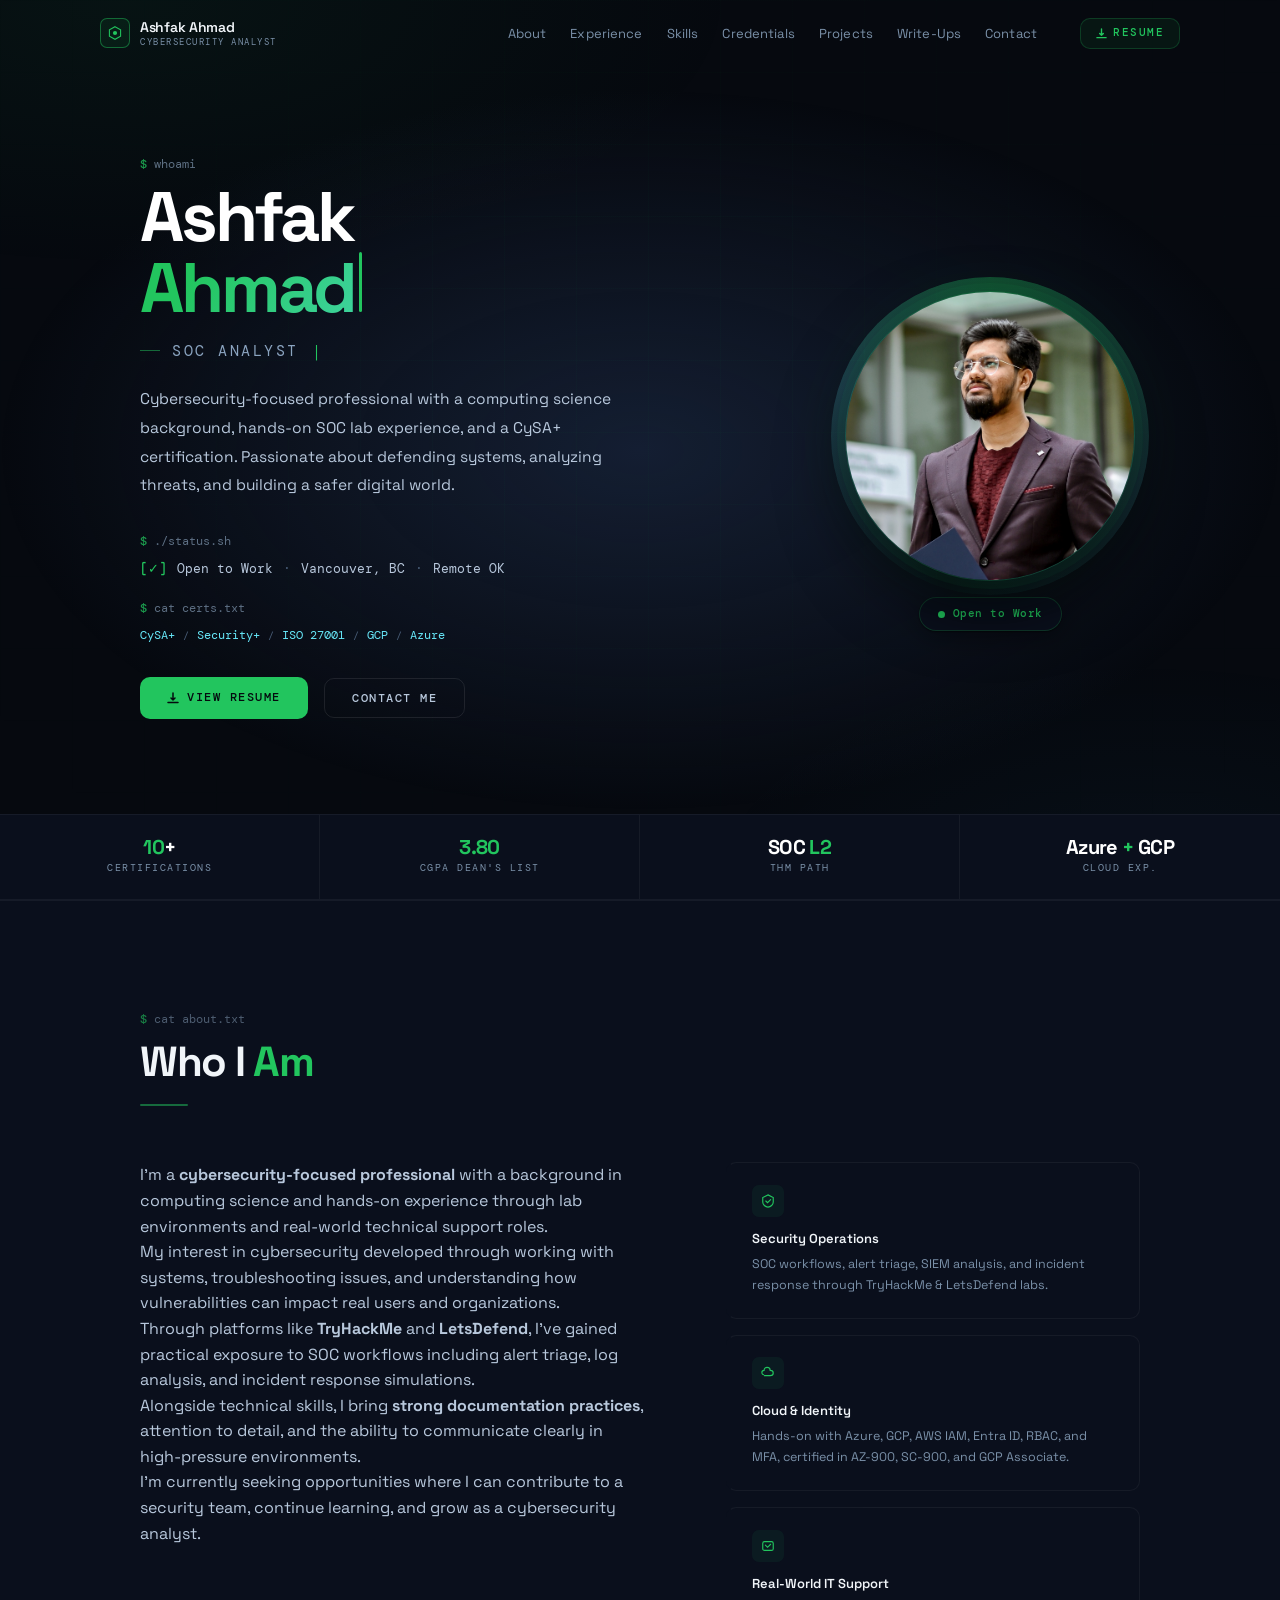
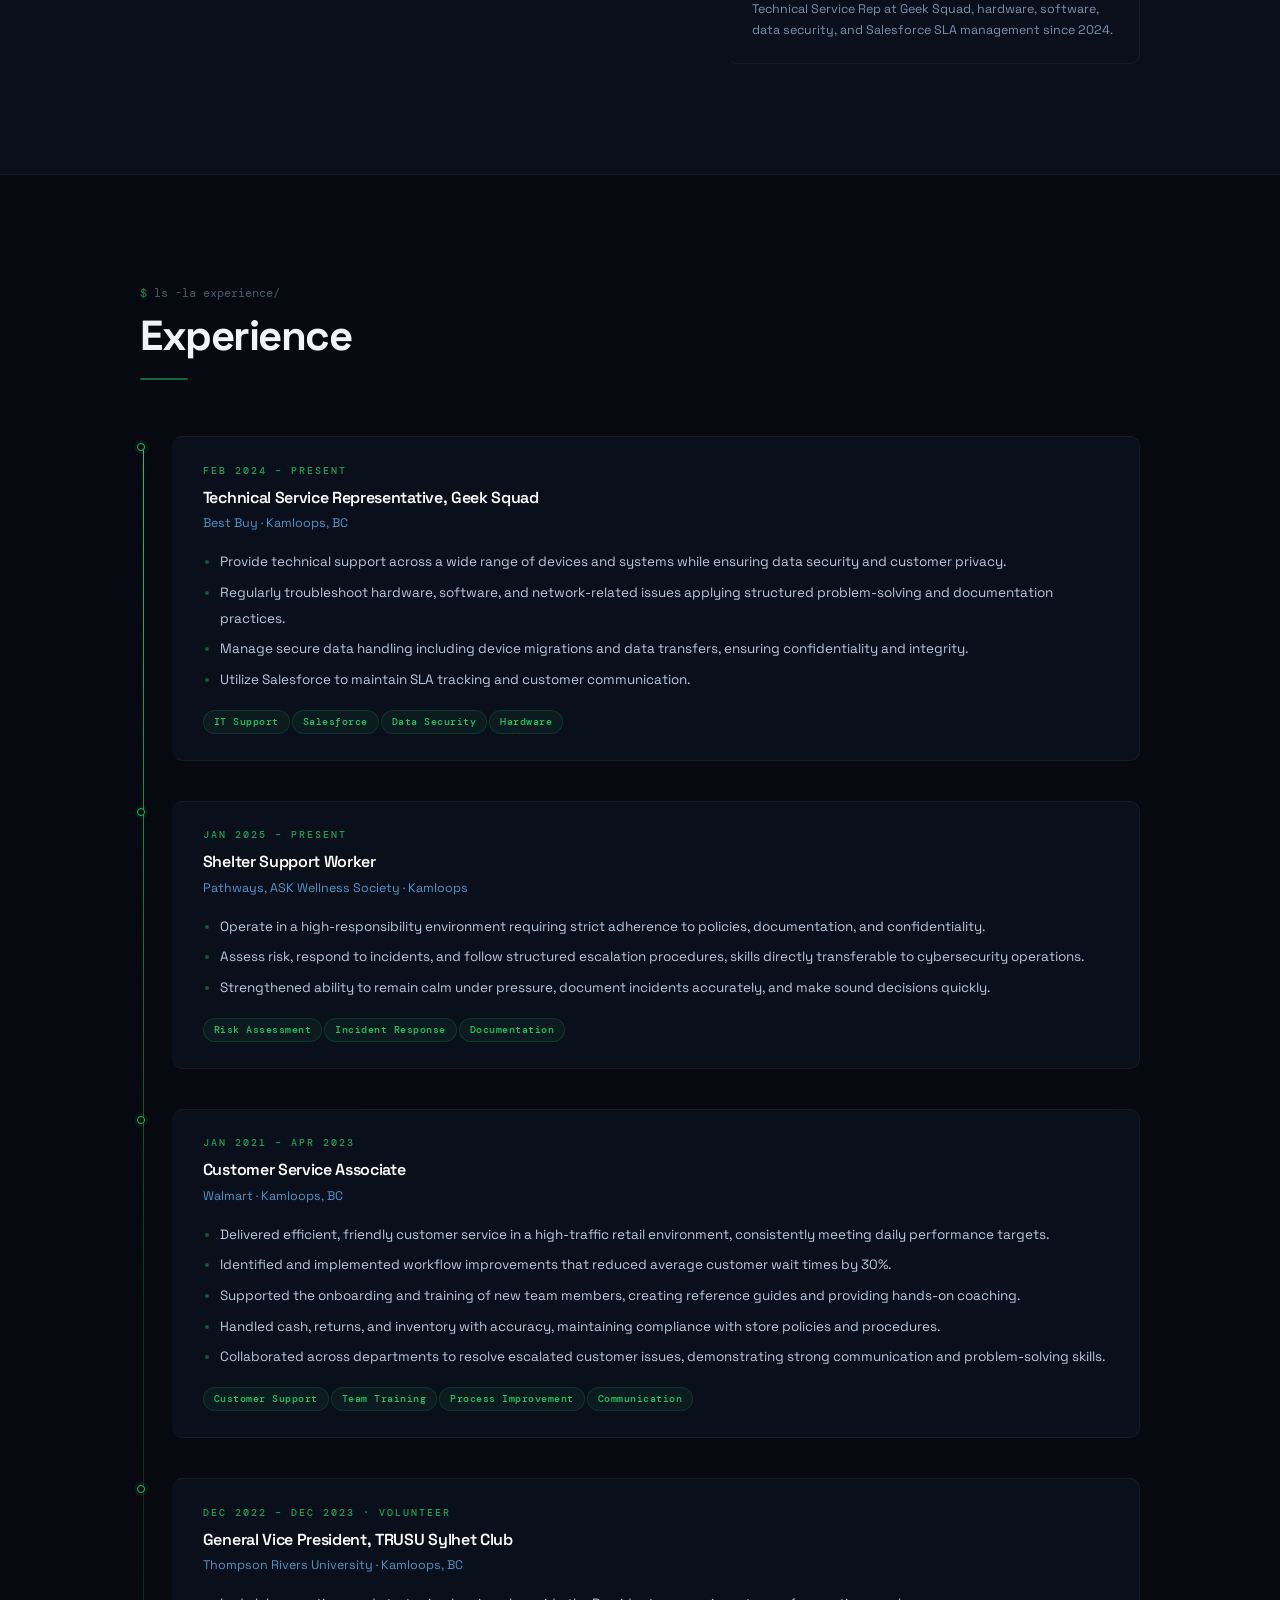
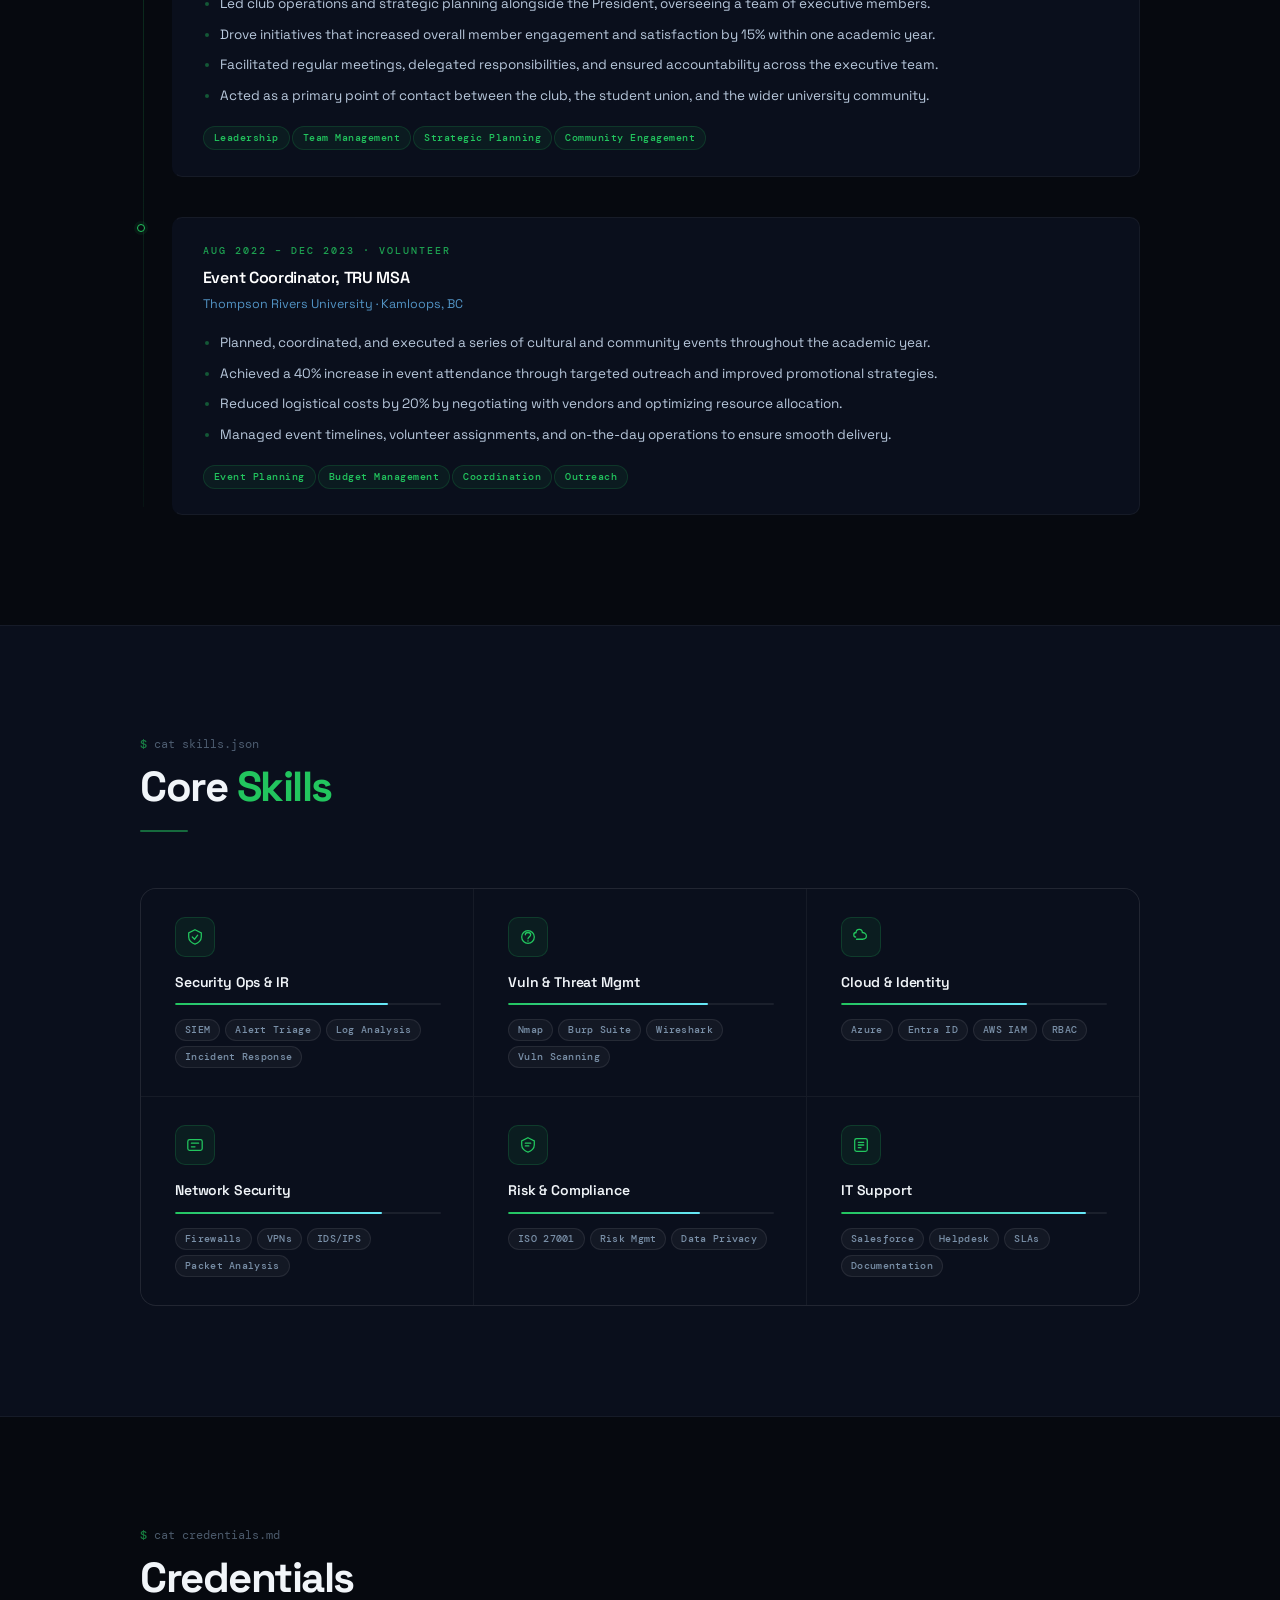
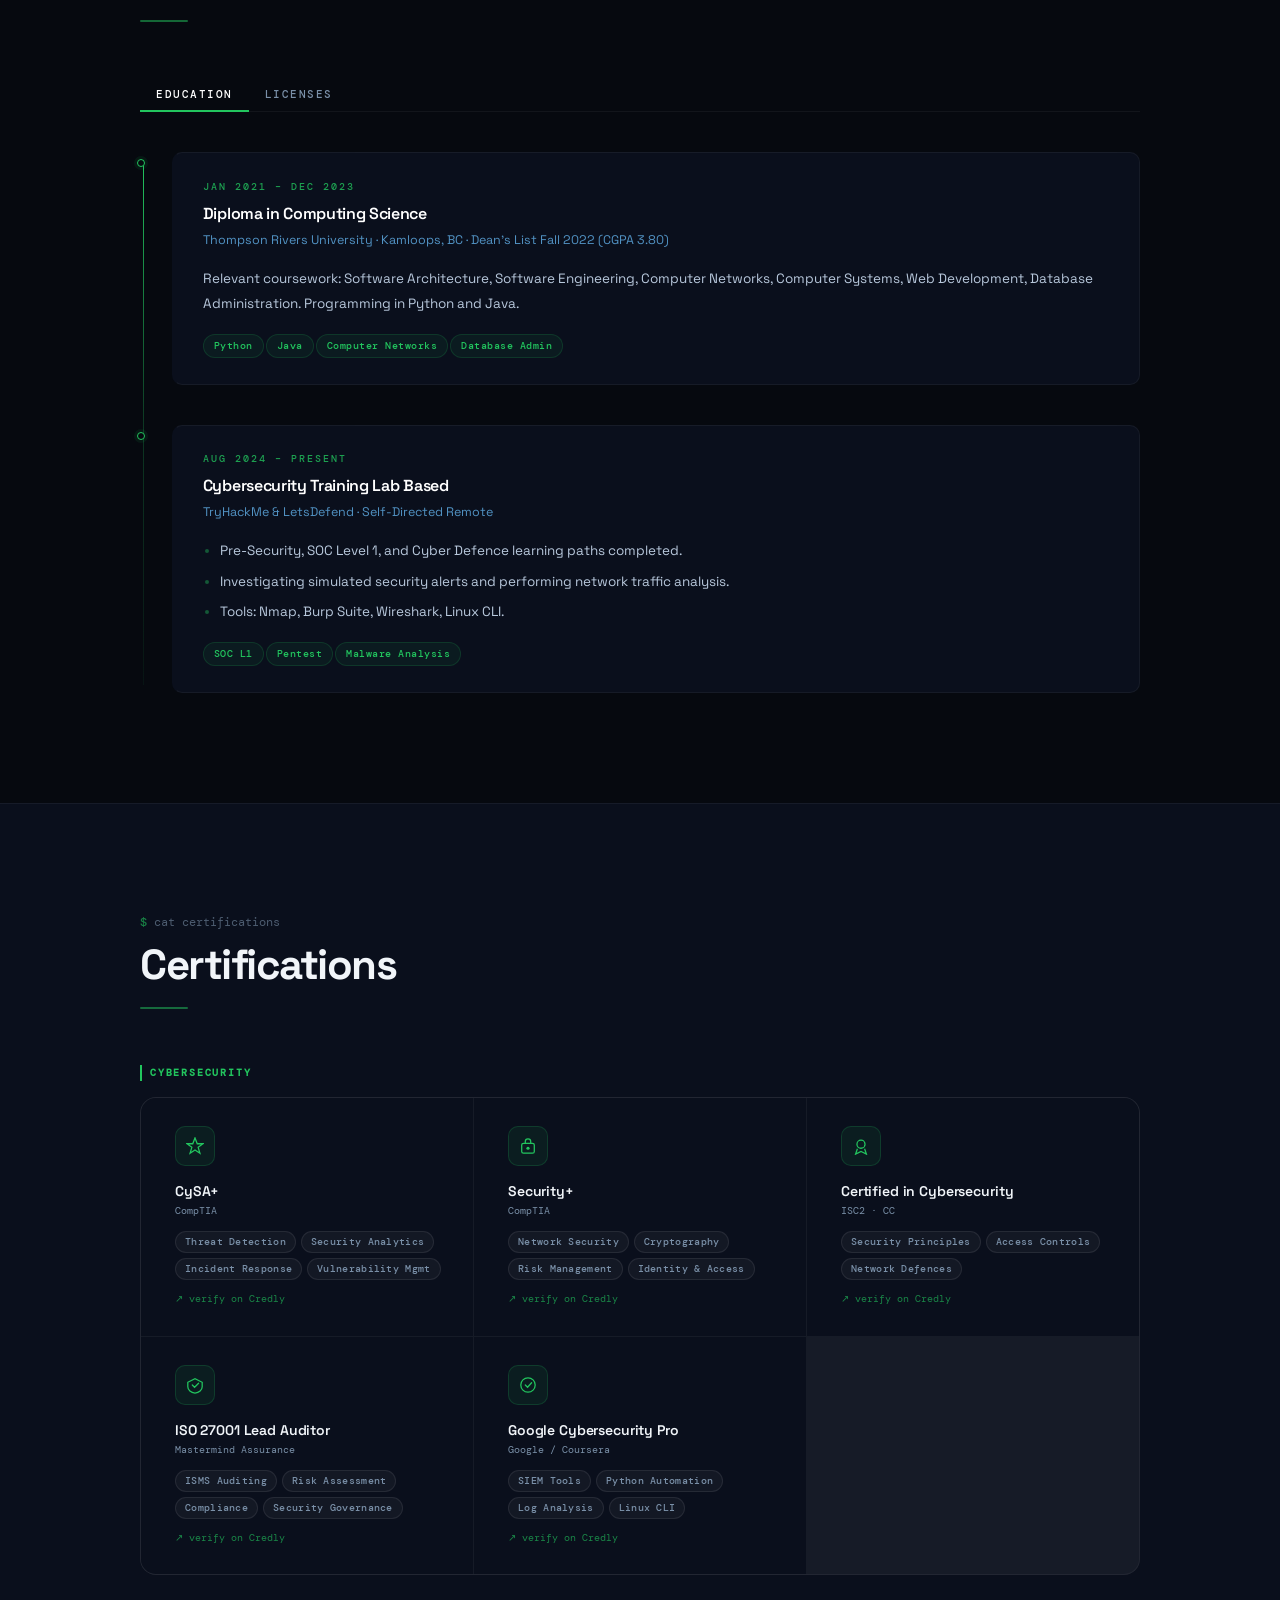
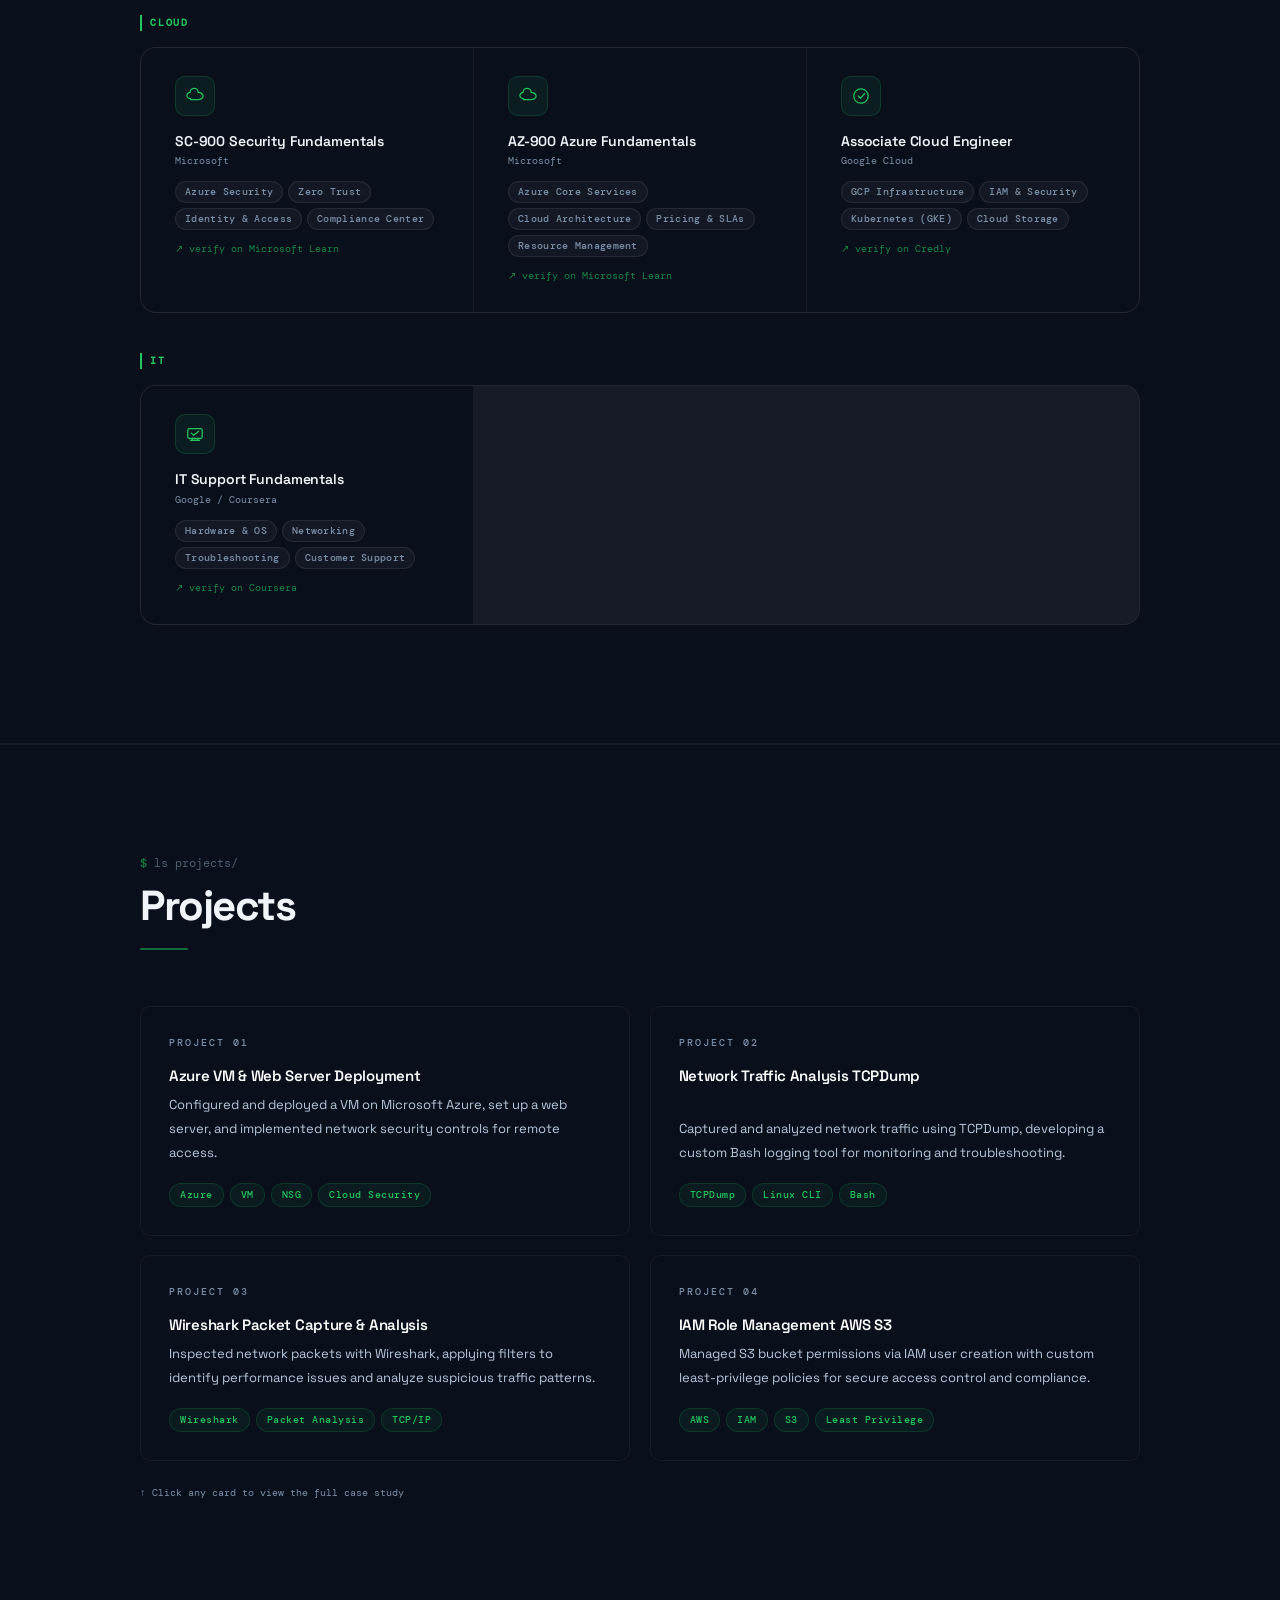
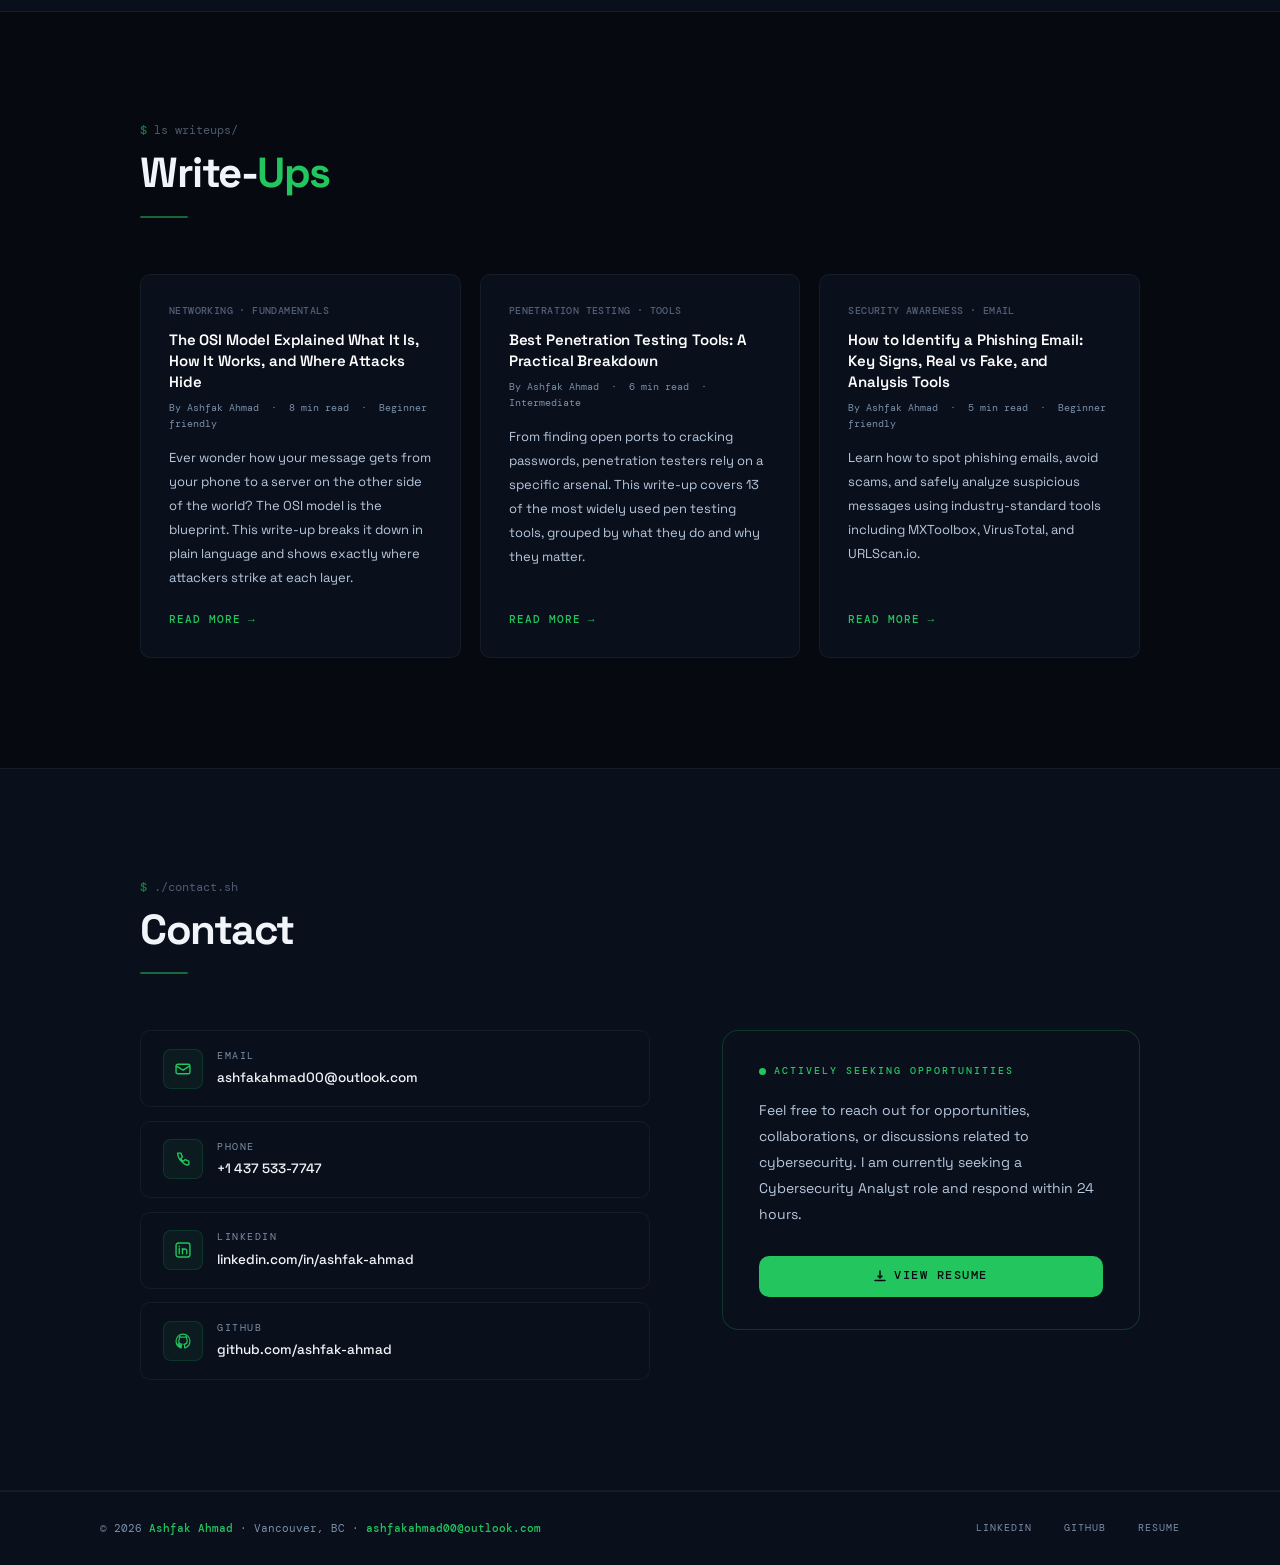
<file: index.html>
<!DOCTYPE html>
<html lang="en">
<head>
 <meta charset="UTF-8"/>
 <meta name="viewport" content="width=device-width, initial-scale=1.0"/>
 <meta name="description" content="Ashfak Ahmad Cybersecurity Analyst portfolio. CySA+, Security+, ISO 27001 certified. SOC analyst, threat detection, cloud security. Based in Kamloops, BC."/>
 <meta name="author" content="Ashfak Ahmad"/>
 <meta property="og:title" content="Ashfak Ahmad Cybersecurity Analyst"/>
 <meta property="og:description" content="Cybersecurity portfolio SOC analyst, threat detection, cloud security."/>
 <meta property="og:type" content="website"/>
 <title>Ashfak Ahmad Cybersecurity Analyst</title>
 <link rel="stylesheet" href="assets/css/style.css"/>
</head>
<body>
<a class="skip-link" href="#main-content">Skip to main content</a>

<!-- ══ NAVBAR ══════════════════════════════════════════════ -->
<nav id="navbar" aria-label="Primary navigation">
 <div class="nav-inner">
 <div class="nav-logo" onclick="goTo('hero')">
 <div class="nav-logo-icon">
 <svg viewBox="0 0 20 20" fill="none" aria-hidden="true"><path d="M10 1L18 5.5V14.5L10 19L2 14.5V5.5L10 1Z" stroke="#22c55e" stroke-width="1.5"/><circle cx="10" cy="10" r="3" fill="#22c55e"/></svg>
 </div>
 <div class="nav-logo-name">Ashfak Ahmad<span>Cybersecurity Analyst</span></div>
 </div>
 <div class="nav-links">
 <button class="nav-link" onclick="goTo('about')">About</button>
 <button class="nav-link" onclick="goTo('experience')">Experience</button>
 <button class="nav-link" onclick="goTo('skills')">Skills</button>
 <button class="nav-link" onclick="goTo('credentials')">Credentials</button>
 <button class="nav-link" onclick="goTo('projects')">Projects</button>
 <button class="nav-link" onclick="goTo('writeups')">Write-Ups</button>
 <button class="nav-link" onclick="goTo('contact')">Contact</button>
 </div>
 <a class="nav-cta" href="assets/resume/Ashfak_Ahmad_Resume.pdf" target="_blank" rel="noopener noreferrer">
 <svg width="11" height="11" viewBox="0 0 12 12" fill="none" aria-hidden="true"><path d="M6 1V8M6 8L4 6M6 8L8 6M1 10.5H11" stroke="currentColor" stroke-width="1.5" stroke-linecap="round" stroke-linejoin="round"/></svg>
 Resume
 </a>
 <button class="nav-ham" id="ham" onclick="toggleMenu()" aria-label="Toggle mobile menu">
 <span></span><span></span><span></span>
 </button>
 </div>
</nav>

<!-- Mobile menu -->
<nav class="mob-menu" id="mob-menu" aria-label="Mobile navigation">
 <button class="nav-link" onclick="goTo('about');closeMenu()">About</button>
 <button class="nav-link" onclick="goTo('experience');closeMenu()">Experience</button>
 <button class="nav-link" onclick="goTo('skills');closeMenu()">Skills</button>
 <button class="nav-link" onclick="goTo('credentials');closeMenu()">Credentials</button>
 <button class="nav-link" onclick="goTo('projects');closeMenu()">Projects</button>
 <button class="nav-link" onclick="goTo('writeups');closeMenu()">Write-Ups</button>
 <button class="nav-link" onclick="goTo('contact');closeMenu()">Contact</button>
 <div class="mob-cta">
 <a class="nav-cta" href="assets/resume/Ashfak_Ahmad_Resume.pdf" target="_blank" rel="noopener noreferrer" onclick="closeMenu()">
 <svg width="11" height="11" viewBox="0 0 12 12" fill="none" aria-hidden="true"><path d="M6 1V8M6 8L4 6M6 8L8 6M1 10.5H11" stroke="currentColor" stroke-width="1.5" stroke-linecap="round" stroke-linejoin="round"/></svg>
 View Resume
 </a>
 </div>
</nav>


<!-- ══ HERO ═════════════════════════════════════════════════ -->
<section id="hero">
 <header class="hero-body">
 <div class="container">
 <div class="hero-grid">

 <!-- Text column -->
 <div class="hero-text-col reveal">
 <p class="hero-cmd-line"><span class="hcp">$</span><span class="hcc"> whoami</span></p>
 <h1 class="hero-name">
 <span class="first">Ashfak</span>
 <span class="last">Ahmad<span class="blink"></span></span>
 </h1>
 <p class="hero-role"><span id="typed-role"></span><span class="typed-cursor">|</span></p>
 <p class="hero-desc">Cybersecurity-focused professional with a computing science background, hands-on SOC lab experience, and a CySA+ certification. Passionate about defending systems, analyzing threats, and building a safer digital world.</p>
 <p class="hero-cmd-line" style="margin-top:1.6rem"><span class="hcp">$</span><span class="hcc"> ./status.sh</span></p>
 <p class="hero-status-line">
 <span class="hso">[✓]</span> Open to Work
 <span class="hsdot">·</span> Vancouver, BC
 <span class="hsdot">·</span> Remote OK
 </p>
 <p class="hero-cmd-line" style="margin-top:1.2rem"><span class="hcp">$</span><span class="hcc"> cat certs.txt</span></p>
 <p class="hero-certs-line">
 <span class="hcert">CySA+</span><span class="hcdot">/</span>
 <span class="hcert">Security+</span><span class="hcdot">/</span>
 <span class="hcert">ISO 27001</span><span class="hcdot">/</span>
 <span class="hcert">GCP</span><span class="hcdot">/</span>
 <span class="hcert">Azure</span>
 </p>
 <div class="hero-actions">
 <a class="btn-p" href="assets/resume/Ashfak_Ahmad_Resume.pdf" target="_blank" rel="noopener noreferrer">
 <svg width="12" height="12" viewBox="0 0 12 12" fill="none" aria-hidden="true"><path d="M6 1V8M6 8L4 6M6 8L8 6M1 10.5H11" stroke="currentColor" stroke-width="1.5" stroke-linecap="round" stroke-linejoin="round"/></svg>
 View Resume
 </a>
 <button class="btn-g" onclick="goTo('contact')">Contact Me</button>
 </div>
 </div>

 <!-- Photo column -->
 <div class="hero-photo-col reveal d1">
 <figure class="hero-photo-frame">
 <div class="hero-photo-img">
 <img src="assets/images/ashfak.jpg" alt="Ashfak Ahmad, Cybersecurity Analyst based in Kamloops, BC"/>
 </div>
 </figure>
 <p class="hero-badge"><span class="pulse" aria-hidden="true"></span>Open to Work</p>
 </div>

 </div>
 </div>
 </header>

 <!-- Stats strip -->
 <div class="hero-stats">
 <div class="stat-item"><div class="stat-n"><span>10</span>+</div><div class="stat-l">Certifications</div></div>
 <div class="stat-item"><div class="stat-n"><span>3.80</span></div><div class="stat-l">CGPA Dean's List</div></div>
 <div class="stat-item"><div class="stat-n">SOC <span>L2</span></div><div class="stat-l">THM Path</div></div>
 <div class="stat-item"><div class="stat-n">Azure <span>+</span> GCP</div><div class="stat-l">Cloud Exp.</div></div>
 </div>
</section>


<!-- ══ MAIN CONTENT ═════════════════════════════════════════ -->
<main id="main-content">


<!-- ══ ABOUT ════════════════════════════════════════════════ -->
<section id="about" class="section section-alt">
 <div class="container">
 <div class="sec-head reveal">
 <div class="sec-cmd"><span class="hcp">$</span><span class="hcc"> cat about.txt</span></div>
 <h2 class="sec-title">Who I <em>Am</em></h2>
 <div class="sec-rule"></div>
 </div>
 <div class="about-layout">
 <div class="about-text-col reveal">
 <p>I'm a <strong>cybersecurity-focused professional</strong> with a background in computing science and hands-on experience through lab environments and real-world technical support roles.</p>
 <p>My interest in cybersecurity developed through working with systems, troubleshooting issues, and understanding how vulnerabilities can impact real users and organizations.</p>
 <p>Through platforms like <strong>TryHackMe</strong> and <strong>LetsDefend</strong>, I've gained practical exposure to SOC workflows including alert triage, log analysis, and incident response simulations.</p>
 <p>Alongside technical skills, I bring <strong>strong documentation practices</strong>, attention to detail, and the ability to communicate clearly in high-pressure environments.</p>
 <p>I'm currently seeking opportunities where I can contribute to a security team, continue learning, and grow as a cybersecurity analyst.</p>
 </div>
 <div class="about-cards reveal d1">
 <div class="about-card">
 <div class="about-card-icon"><svg viewBox="0 0 16 16" fill="none" aria-hidden="true"><path d="M8 1L14 4V9C14 12 11 15 8 15C5 15 2 12 2 9V4L8 1Z" stroke="#22c55e" stroke-width="1.3"/><path d="M5.5 8L7.5 10L11 6.5" stroke="#22c55e" stroke-width="1.3" stroke-linecap="round"/></svg></div>
 <div class="about-card-title">Security Operations</div>
 <div class="about-card-body">SOC workflows, alert triage, SIEM analysis, and incident response through TryHackMe &amp; LetsDefend labs.</div>
 </div>
 <div class="about-card">
 <div class="about-card-icon"><svg viewBox="0 0 16 16" fill="none" aria-hidden="true"><path d="M3 10C2 10 1 9 1 7.5C1 6 2 5 3.5 5C3.5 3 5 1.5 7 1.5C9 1.5 10.5 3 10.5 5C12 5 14 6 14 8C14 10 12 11 10.5 11H4" stroke="#22c55e" stroke-width="1.3" stroke-linecap="round"/></svg></div>
 <div class="about-card-title">Cloud &amp; Identity</div>
 <div class="about-card-body">Hands-on with Azure, GCP, AWS IAM, Entra ID, RBAC, and MFA, certified in AZ-900, SC-900, and GCP Associate.</div>
 </div>
 <div class="about-card">
 <div class="about-card-icon"><svg viewBox="0 0 16 16" fill="none" aria-hidden="true"><rect x="2" y="3" width="12" height="10" rx="2" stroke="#22c55e" stroke-width="1.3"/><path d="M5 7L7.5 9.5L11 6" stroke="#22c55e" stroke-width="1.3" stroke-linecap="round"/></svg></div>
 <div class="about-card-title">Real-World IT Support</div>
 <div class="about-card-body">Technical Service Rep at Geek Squad, hardware, software, data security, and Salesforce SLA management since 2024.</div>
 </div>
 </div>
 </div>
 </div>
</section>


<!-- ══ EXPERIENCE ═══════════════════════════════════════════ -->
<section id="experience" class="section">
 <div class="container">
 <div class="sec-head reveal">
 <div class="sec-cmd"><span class="hcp">$</span><span class="hcc"> ls -la experience/</span></div>
 <h2 class="sec-title">Experience</h2>
 <div class="sec-rule"></div>
 </div>
 <div class="timeline reveal">

 <article class="t-item">
 <div class="t-card">
 <div class="t-period">Feb 2024 – Present</div>
 <div class="t-title">Technical Service Representative, Geek Squad</div>
 <div class="t-org">Best Buy · Kamloops, BC</div>
 <ul class="t-body">
 <li>Provide technical support across a wide range of devices and systems while ensuring data security and customer privacy.</li>
 <li>Regularly troubleshoot hardware, software, and network-related issues applying structured problem-solving and documentation practices.</li>
 <li>Manage secure data handling including device migrations and data transfers, ensuring confidentiality and integrity.</li>
 <li>Utilize Salesforce to maintain SLA tracking and customer communication.</li>
 </ul>
 <div class="t-pills"><span class="pill">IT Support</span><span class="pill">Salesforce</span><span class="pill">Data Security</span><span class="pill">Hardware</span></div>
 </div>
 </article>

 <article class="t-item">
 <div class="t-card">
 <div class="t-period">Jan 2025 – Present</div>
 <div class="t-title">Shelter Support Worker</div>
 <div class="t-org">Pathways, ASK Wellness Society · Kamloops</div>
 <ul class="t-body">
 <li>Operate in a high-responsibility environment requiring strict adherence to policies, documentation, and confidentiality.</li>
 <li>Assess risk, respond to incidents, and follow structured escalation procedures, skills directly transferable to cybersecurity operations.</li>
 <li>Strengthened ability to remain calm under pressure, document incidents accurately, and make sound decisions quickly.</li>
 </ul>
 <div class="t-pills"><span class="pill">Risk Assessment</span><span class="pill">Incident Response</span><span class="pill">Documentation</span></div>
 </div>
 </article>

 <article class="t-item">
 <div class="t-card">
 <div class="t-period">Jan 2021 – Apr 2023</div>
 <div class="t-title">Customer Service Associate</div>
 <div class="t-org">Walmart · Kamloops, BC</div>
 <ul class="t-body">
 <li>Delivered efficient, friendly customer service in a high-traffic retail environment, consistently meeting daily performance targets.</li>
 <li>Identified and implemented workflow improvements that reduced average customer wait times by 30%.</li>
 <li>Supported the onboarding and training of new team members, creating reference guides and providing hands-on coaching.</li>
 <li>Handled cash, returns, and inventory with accuracy, maintaining compliance with store policies and procedures.</li>
 <li>Collaborated across departments to resolve escalated customer issues, demonstrating strong communication and problem-solving skills.</li>
 </ul>
 <div class="t-pills"><span class="pill">Customer Support</span><span class="pill">Team Training</span><span class="pill">Process Improvement</span><span class="pill">Communication</span></div>
 </div>
 </article>

 <article class="t-item">
 <div class="t-card">
 <div class="t-period">Dec 2022 – Dec 2023 · Volunteer</div>
 <div class="t-title">General Vice President, TRUSU Sylhet Club</div>
 <div class="t-org">Thompson Rivers University · Kamloops, BC</div>
 <ul class="t-body">
 <li>Led club operations and strategic planning alongside the President, overseeing a team of executive members.</li>
 <li>Drove initiatives that increased overall member engagement and satisfaction by 15% within one academic year.</li>
 <li>Facilitated regular meetings, delegated responsibilities, and ensured accountability across the executive team.</li>
 <li>Acted as a primary point of contact between the club, the student union, and the wider university community.</li>
 </ul>
 <div class="t-pills"><span class="pill">Leadership</span><span class="pill">Team Management</span><span class="pill">Strategic Planning</span><span class="pill">Community Engagement</span></div>
 </div>
 </article>

 <article class="t-item">
 <div class="t-card">
 <div class="t-period">Aug 2022 – Dec 2023 · Volunteer</div>
 <div class="t-title">Event Coordinator, TRU MSA</div>
 <div class="t-org">Thompson Rivers University · Kamloops, BC</div>
 <ul class="t-body">
 <li>Planned, coordinated, and executed a series of cultural and community events throughout the academic year.</li>
 <li>Achieved a 40% increase in event attendance through targeted outreach and improved promotional strategies.</li>
 <li>Reduced logistical costs by 20% by negotiating with vendors and optimizing resource allocation.</li>
 <li>Managed event timelines, volunteer assignments, and on-the-day operations to ensure smooth delivery.</li>
 </ul>
 <div class="t-pills"><span class="pill">Event Planning</span><span class="pill">Budget Management</span><span class="pill">Coordination</span><span class="pill">Outreach</span></div>
 </div>
 </article>

 </div>
 </div>
</section>


<!-- ══ SKILLS ════════════════════════════════════════════════ -->
<section id="skills" class="section section-alt">
 <div class="container">
 <div class="sec-head reveal">
 <div class="sec-cmd"><span class="hcp">$</span><span class="hcc"> cat skills.json</span></div>
 <h2 class="sec-title">Core <em>Skills</em></h2>
 <div class="sec-rule"></div>
 </div>
 <div class="skills-grid reveal">

 <div class="skill-card">
 <div class="skill-icon"><svg viewBox="0 0 20 20" fill="none" aria-hidden="true"><path d="M10 2L17 5.5V10C17 13.5 14 17 10 18C6 17 3 13.5 3 10V5.5L10 2Z" stroke="#22c55e" stroke-width="1.4"/><path d="M7 10L9.5 12.5L13 8" stroke="#22c55e" stroke-width="1.4" stroke-linecap="round"/></svg></div>
 <div class="skill-name">Security Ops &amp; IR</div>
 <div class="skill-bar"><div class="skill-fill" data-w="80%"></div></div>
 <div class="skill-tags"><span class="skill-tag">SIEM</span><span class="skill-tag">Alert Triage</span><span class="skill-tag">Log Analysis</span><span class="skill-tag">Incident Response</span></div>
 </div>

 <div class="skill-card">
 <div class="skill-icon"><svg viewBox="0 0 20 20" fill="none" aria-hidden="true"><circle cx="10" cy="10" r="7" stroke="#22c55e" stroke-width="1.4"/><path d="M7 7.5C7 5.8 8.3 5 10 5C11.7 5 13 5.8 13 7.5C13 9.5 10 10.5 10 12" stroke="#22c55e" stroke-width="1.4" stroke-linecap="round"/><circle cx="10" cy="14.5" r="0.8" fill="#22c55e"/></svg></div>
 <div class="skill-name">Vuln &amp; Threat Mgmt</div>
 <div class="skill-bar"><div class="skill-fill" data-w="75%"></div></div>
 <div class="skill-tags"><span class="skill-tag">Nmap</span><span class="skill-tag">Burp Suite</span><span class="skill-tag">Wireshark</span><span class="skill-tag">Vuln Scanning</span></div>
 </div>

 <div class="skill-card">
 <div class="skill-icon"><svg viewBox="0 0 20 20" fill="none" aria-hidden="true"><path d="M4 10C3 10 2 9 2 7.5C2 6 3 5 4.5 5C4.5 3 6 1.5 8 1.5C10 1.5 11.5 3 11.5 5C13 5 16 6 16 9C16 12 13 12.5 11.5 12.5H5" stroke="#22c55e" stroke-width="1.4" stroke-linecap="round"/></svg></div>
 <div class="skill-name">Cloud &amp; Identity</div>
 <div class="skill-bar"><div class="skill-fill" data-w="70%"></div></div>
 <div class="skill-tags"><span class="skill-tag">Azure</span><span class="skill-tag">Entra ID</span><span class="skill-tag">AWS IAM</span><span class="skill-tag">RBAC</span></div>
 </div>

 <div class="skill-card">
 <div class="skill-icon"><svg viewBox="0 0 20 20" fill="none" aria-hidden="true"><rect x="2" y="4" width="16" height="12" rx="2" stroke="#22c55e" stroke-width="1.4"/><path d="M6 8H14M6 12H10" stroke="#22c55e" stroke-width="1.4" stroke-linecap="round"/></svg></div>
 <div class="skill-name">Network Security</div>
 <div class="skill-bar"><div class="skill-fill" data-w="78%"></div></div>
 <div class="skill-tags"><span class="skill-tag">Firewalls</span><span class="skill-tag">VPNs</span><span class="skill-tag">IDS/IPS</span><span class="skill-tag">Packet Analysis</span></div>
 </div>

 <div class="skill-card">
 <div class="skill-icon"><svg viewBox="0 0 20 20" fill="none" aria-hidden="true"><path d="M10 2L17 5.5V10C17 13.5 14 17 10 18C6 17 3 13.5 3 10V5.5L10 2Z" stroke="#22c55e" stroke-width="1.4"/><path d="M7 8H13M7 11H11" stroke="#22c55e" stroke-width="1.4" stroke-linecap="round"/></svg></div>
 <div class="skill-name">Risk &amp; Compliance</div>
 <div class="skill-bar"><div class="skill-fill" data-w="72%"></div></div>
 <div class="skill-tags"><span class="skill-tag">ISO 27001</span><span class="skill-tag">Risk Mgmt</span><span class="skill-tag">Data Privacy</span></div>
 </div>

 <div class="skill-card">
 <div class="skill-icon"><svg viewBox="0 0 20 20" fill="none" aria-hidden="true"><rect x="3" y="3" width="14" height="14" rx="2" stroke="#22c55e" stroke-width="1.4"/><path d="M7 7H13M7 10H13M7 13H10" stroke="#22c55e" stroke-width="1.4" stroke-linecap="round"/></svg></div>
 <div class="skill-name">IT Support</div>
 <div class="skill-bar"><div class="skill-fill" data-w="92%"></div></div>
 <div class="skill-tags"><span class="skill-tag">Salesforce</span><span class="skill-tag">Helpdesk</span><span class="skill-tag">SLAs</span><span class="skill-tag">Documentation</span></div>
 </div>

 </div>
 </div>
</section>


<!-- ══ CREDENTIALS ══════════════════════════════════════════ -->
<!-- Tabs: Education / Cybersecurity / Cloud / Licenses
 (same tab UX as original; "Other" replaced with "Licenses") -->
<section id="credentials" class="section">
 <div class="container">

 <div class="sec-head reveal">
 <div class="sec-cmd"><span class="hcp">$</span><span class="hcc"> cat credentials.md</span></div>
 <h2 class="sec-title">Credentials</h2>
 <div class="sec-rule"></div>
 </div>

 <!-- Tab navigation Education and Licenses only; certs live in the Certifications section below -->
 <div class="cred-nav reveal">
 <button class="cred-tab active" onclick="switchTab(event,'education')">Education</button>
 <button class="cred-tab" onclick="switchTab(event,'licenses')">Licenses</button>
 </div>

 <!-- ── Education tab ── -->
 <div id="tab-education" class="cred-panel active">
 <div class="timeline">

 <article class="t-item">
 <div class="t-card">
 <div class="t-period">Jan 2021 – Dec 2023</div>
 <div class="t-title">Diploma in Computing Science</div>
 <div class="t-org">Thompson Rivers University · Kamloops, BC · Dean's List Fall 2022 (CGPA 3.80)</div>
 <div class="t-body">Relevant coursework: Software Architecture, Software Engineering, Computer Networks, Computer Systems, Web Development, Database Administration. Programming in Python and Java.</div>
 <div class="t-pills"><span class="pill">Python</span><span class="pill">Java</span><span class="pill">Computer Networks</span><span class="pill">Database Admin</span></div>
 </div>
 </article>

 <article class="t-item">
 <div class="t-card">
 <div class="t-period">Aug 2024 – Present</div>
 <div class="t-title">Cybersecurity Training Lab Based</div>
 <div class="t-org">TryHackMe &amp; LetsDefend · Self-Directed Remote</div>
 <ul class="t-body">
 <li>Pre-Security, SOC Level 1, and Cyber Defence learning paths completed.</li>
 <li>Investigating simulated security alerts and performing network traffic analysis.</li>
 <li>Tools: Nmap, Burp Suite, Wireshark, Linux CLI.</li>
 </ul>
 <div class="t-pills"><span class="pill">SOC L1</span><span class="pill">Pentest</span><span class="pill">Malware Analysis</span></div>
 </div>
 </article>

 </div>
 </div><!-- /tab-education -->

 <!-- ── Licenses tab, replaces old "Other" tab ── -->
 <div id="tab-licenses" class="cred-panel">
 <div class="cert-grid-orig">

 <!-- Basic First Aid: no link, non-interactive -->
 <div class="cert-card-orig" style="cursor:default;pointer-events:none">
 <div class="cert-icon-orig"><svg viewBox="0 0 15 15" fill="none" aria-hidden="true"><rect x="6" y="2" width="3" height="11" rx="1" fill="#22c55e"/><rect x="2" y="6" width="11" height="3" rx="1" fill="#22c55e"/></svg></div>
 <div><div class="cert-name-orig">Basic First Aid (CPR-A)</div><div class="cert-org-orig">BC &amp; Yukon Council · Canada</div></div>
 </div>

 <!-- Class 5 Driver's Licence: non-interactive -->
 <div class="cert-card-orig" style="cursor:default;pointer-events:none">
 <div class="cert-icon-orig"><svg viewBox="0 0 15 15" fill="none" aria-hidden="true"><rect x="1" y="5" width="13" height="7" rx="1.5" stroke="#22c55e" stroke-width="1.3"/><circle cx="4" cy="10" r="1.3" stroke="#22c55e" stroke-width="1.2"/><circle cx="11" cy="10" r="1.3" stroke="#22c55e" stroke-width="1.2"/><path d="M1 8h13M5 5V4a2 2 0 014 0v1" stroke="#22c55e" stroke-width="1.2" stroke-linecap="round"/></svg></div>
 <div><div class="cert-name-orig">Class 5 Driver's Licence</div><div class="cert-org-orig">British Columbia · Canada</div></div>
 </div>

 </div>
 </div><!-- /tab-licenses -->

 </div><!-- /container -->
</section>


<!-- ══ CERTIFICATIONS ════════════════════════════════════════ -->
<!-- Separate section NOT in the nav bar.
 Uses compact skill-card style boxes (3-col grid).
 Each card: icon + name + org + 3-4 key skill tags + verify link.
 Grouped: Cybersecurity first, then Cloud. -->
<section id="certifications" class="section section-alt">
 <div class="container">

 <div class="sec-head reveal">
 <div class="sec-cmd"><span class="hcp">$</span><span class="hcc"> cat certifications</span></div>
 <h2 class="sec-title">Certifications</h2>
 <div class="sec-rule"></div>
 </div>

 <!-- ── Cybersecurity group ── -->
 <div class="certs-group-label reveal">Cybersecurity</div>
 <div class="certs-skill-grid reveal">

 <!-- CySA+ -->
 <a class="certs-skill-card" href="https://www.credly.com/badges/53c06db6-b0d5-435f-9150-9d00f681c110/public_url" target="_blank" rel="noopener noreferrer">
 <div class="certs-skill-icon"><svg viewBox="0 0 20 20" fill="none" aria-hidden="true"><path d="M10 1L12.5 7.5H19L13.5 11.5L15.5 18L10 14.5L4.5 18L6.5 11.5L1 7.5H7.5L10 1Z" stroke="#22c55e" stroke-width="1.4"/></svg></div>
 <div class="certs-skill-name">CySA+</div>
 <div class="certs-skill-org">CompTIA</div>
 <!-- Green progress bar, visual accent matching skill cards -->
 <!-- 4 key skills this cert teaches -->
 <div class="certs-skill-tags">
 <span class="skill-tag">Threat Detection</span>
 <span class="skill-tag">Security Analytics</span>
 <span class="skill-tag">Incident Response</span>
 <span class="skill-tag">Vulnerability Mgmt</span>
 </div>
 <div class="certs-verify">↗ verify on Credly</div>
 </a>

 <!-- Security+ -->
 <a class="certs-skill-card" href="https://www.credly.com/badges/19606645-1ecf-4035-890f-dac952f1166d/public_url" target="_blank" rel="noopener noreferrer">
 <div class="certs-skill-icon"><svg viewBox="0 0 20 20" fill="none" aria-hidden="true"><rect x="3" y="7" width="14" height="11" rx="2" stroke="#22c55e" stroke-width="1.4"/><path d="M7 7V5C7 3 8 2 10 2C12 2 13 3 13 5V7" stroke="#22c55e" stroke-width="1.4"/><circle cx="10" cy="12.5" r="1.8" fill="#22c55e"/></svg></div>
 <div class="certs-skill-name">Security+</div>
 <div class="certs-skill-org">CompTIA</div>
 <div class="certs-skill-tags">
 <span class="skill-tag">Network Security</span>
 <span class="skill-tag">Cryptography</span>
 <span class="skill-tag">Risk Management</span>
 <span class="skill-tag">Identity &amp; Access</span>
 </div>
 <div class="certs-verify">↗ verify on Credly</div>
 </a>

 <!-- ISC2 CC -->
 <a class="certs-skill-card" href="https://www.credly.com/badges/5c4a0566-4358-4df0-894b-6d9251598b54/public_url" target="_blank" rel="noopener noreferrer">
 <div class="certs-skill-icon"><svg viewBox="0 0 20 20" fill="none" aria-hidden="true"><circle cx="10" cy="8" r="4.5" stroke="#22c55e" stroke-width="1.4"/><path d="M6 13L4 19L10 16L16 19L14 13" stroke="#22c55e" stroke-width="1.4"/></svg></div>
 <div class="certs-skill-name">Certified in Cybersecurity</div>
 <div class="certs-skill-org">ISC2 · CC</div>
 <div class="certs-skill-tags">
 <span class="skill-tag">Security Principles</span>
 <span class="skill-tag">Access Controls</span>
 <span class="skill-tag">Network Defences</span>
 </div>
 <div class="certs-verify">↗ verify on Credly</div>
 </a>

 <!-- ISO 27001 -->
 <a class="certs-skill-card" href="https://www.credly.com/badges/474c30e4-fd71-4c37-b8a7-0cba48b08567/public_url" target="_blank" rel="noopener noreferrer">
 <div class="certs-skill-icon"><svg viewBox="0 0 20 20" fill="none" aria-hidden="true"><path d="M2 7L10 3L18 7V12C18 15.5 14.5 18.5 10 19C5.5 18.5 2 15.5 2 12V7Z" stroke="#22c55e" stroke-width="1.4"/><path d="M7 10L9.5 12.5L14 8" stroke="#22c55e" stroke-width="1.4" stroke-linecap="round"/></svg></div>
 <div class="certs-skill-name">ISO 27001 Lead Auditor</div>
 <div class="certs-skill-org">Mastermind Assurance</div>
 <div class="certs-skill-tags">
 <span class="skill-tag">ISMS Auditing</span>
 <span class="skill-tag">Risk Assessment</span>
 <span class="skill-tag">Compliance</span>
 <span class="skill-tag">Security Governance</span>
 </div>
 <div class="certs-verify">↗ verify on Credly</div>
 </a>

 <!-- Google Cybersecurity Professional -->
 <a class="certs-skill-card" href="https://www.credly.com/badges/b264b279-dc21-4ac8-9319-0bbd9db3cb61/public_url" target="_blank" rel="noopener noreferrer">
 <div class="certs-skill-icon"><svg viewBox="0 0 20 20" fill="none" aria-hidden="true"><circle cx="10" cy="10" r="8" stroke="#22c55e" stroke-width="1.4"/><path d="M7 10L9.5 12.5L14 7.5" stroke="#22c55e" stroke-width="1.4" stroke-linecap="round"/></svg></div>
 <div class="certs-skill-name">Google Cybersecurity Pro</div>
 <div class="certs-skill-org">Google / Coursera</div>
 <div class="certs-skill-tags">
 <span class="skill-tag">SIEM Tools</span>
 <span class="skill-tag">Python Automation</span>
 <span class="skill-tag">Log Analysis</span>
 <span class="skill-tag">Linux CLI</span>
 </div>
 <div class="certs-verify">↗ verify on Credly</div>
 </a>

 </div><!-- /certs-skill-grid cybersecurity -->

 <!-- ── Cloud group ── -->
 <div class="certs-group-label reveal" style="margin-top:2.5rem">Cloud</div>
 <div class="certs-skill-grid reveal">

 <!-- SC-900 -->
 <a class="certs-skill-card" href="https://learn.microsoft.com/en-us/users/ashfakahmad-6792/credentials/63f0454faf46d644" target="_blank" rel="noopener noreferrer">
 <div class="certs-skill-icon"><svg viewBox="0 0 20 20" fill="none" aria-hidden="true"><path d="M5 13C3 13 1 11.5 1 9.5C1 7.5 3 6 4.5 6C4.5 3.5 6.5 1.5 9 1.5C11.5 1.5 13.5 3.5 13.5 6C16 6 19 7.5 19 10C19 12.5 16 14 13.5 14H5" stroke="#22c55e" stroke-width="1.4" stroke-linecap="round"/></svg></div>
 <div class="certs-skill-name">SC-900 Security Fundamentals</div>
 <div class="certs-skill-org">Microsoft</div>
 <div class="certs-skill-tags">
 <span class="skill-tag">Azure Security</span>
 <span class="skill-tag">Zero Trust</span>
 <span class="skill-tag">Identity &amp; Access</span>
 <span class="skill-tag">Compliance Center</span>
 </div>
 <div class="certs-verify">↗ verify on Microsoft Learn</div>
 </a>

 <!-- AZ-900 -->
 <a class="certs-skill-card" href="https://learn.microsoft.com/en-us/users/ashfakahmad-6792/credentials/7cb9d6909458ef1c" target="_blank" rel="noopener noreferrer">
 <div class="certs-skill-icon"><svg viewBox="0 0 20 20" fill="none" aria-hidden="true"><path d="M5 13C3 13 1 11.5 1 9.5C1 7.5 3 6 4.5 6C4.5 3.5 6.5 1.5 9 1.5C11.5 1.5 13.5 3.5 13.5 6C16 6 19 7.5 19 10C19 12.5 16 14 13.5 14H5" stroke="#22c55e" stroke-width="1.4" stroke-linecap="round"/></svg></div>
 <div class="certs-skill-name">AZ-900 Azure Fundamentals</div>
 <div class="certs-skill-org">Microsoft</div>
 <div class="certs-skill-tags">
 <span class="skill-tag">Azure Core Services</span>
 <span class="skill-tag">Cloud Architecture</span>
 <span class="skill-tag">Pricing &amp; SLAs</span>
 <span class="skill-tag">Resource Management</span>
 </div>
 <div class="certs-verify">↗ verify on Microsoft Learn</div>
 </a>

 <!-- GCP Associate Cloud Engineer -->
 <a class="certs-skill-card" href="https://www.credly.com/badges/afae88df-5338-4c66-bcb2-dd239401c2be/public_url" target="_blank" rel="noopener noreferrer">
 <div class="certs-skill-icon"><svg viewBox="0 0 20 20" fill="none" aria-hidden="true"><circle cx="10" cy="10" r="8" stroke="#22c55e" stroke-width="1.4"/><path d="M7 10L9.5 12.5L14 7.5" stroke="#22c55e" stroke-width="1.4" stroke-linecap="round"/></svg></div>
 <div class="certs-skill-name">Associate Cloud Engineer</div>
 <div class="certs-skill-org">Google Cloud</div>
 <div class="certs-skill-tags">
 <span class="skill-tag">GCP Infrastructure</span>
 <span class="skill-tag">IAM &amp; Security</span>
 <span class="skill-tag">Kubernetes (GKE)</span>
 <span class="skill-tag">Cloud Storage</span>
 </div>
 <div class="certs-verify">↗ verify on Credly</div>
 </a>

 </div><!-- /certs-skill-grid cloud -->

 <!-- ── IT group ── -->
 <div class="certs-group-label reveal" style="margin-top:2.5rem">IT</div>
 <div class="certs-skill-grid reveal">

 <!-- Google IT Support Professional -->
 <a class="certs-skill-card" href="https://coursera.org/share/434e6910eb738735a84f58b08da778df" target="_blank" rel="noopener noreferrer">
 <div class="certs-skill-icon"><svg viewBox="0 0 20 20" fill="none" aria-hidden="true"><rect x="2" y="4" width="16" height="11" rx="2" stroke="#22c55e" stroke-width="1.4"/><path d="M7 15v2M13 15v2M5 17h10" stroke="#22c55e" stroke-width="1.4" stroke-linecap="round"/><path d="M6 9l2.5 2.5L14 7" stroke="#22c55e" stroke-width="1.4" stroke-linecap="round" stroke-linejoin="round"/></svg></div>
 <div class="certs-skill-name">IT Support Fundamentals</div>
 <div class="certs-skill-org">Google / Coursera</div>
 <!-- 4 key skills this cert teaches -->
 <div class="certs-skill-tags">
 <span class="skill-tag">Hardware &amp; OS</span>
 <span class="skill-tag">Networking</span>
 <span class="skill-tag">Troubleshooting</span>
 <span class="skill-tag">Customer Support</span>
 </div>
 <div class="certs-verify">↗ verify on Coursera</div>
 </a>

 </div><!-- /certs-skill-grid IT -->

 </div><!-- /container -->
</section>



<!-- ══ PROJECTS ══════════════════════════════════════════════ -->
<section id="projects" class="section section-alt">
 <div class="container">
 <div class="sec-head reveal">
 <div class="sec-cmd"><span class="hcp">$</span><span class="hcc"> ls projects/</span></div>
 <h2 class="sec-title">Projects</h2>
 <div class="sec-rule"></div>
 </div>
 <div class="proj-grid reveal">

 <article class="proj-card" onclick="openModal('m1')">
 <div class="proj-num">PROJECT 01</div>
 <div class="proj-name">Azure VM &amp; Web Server Deployment</div>
 <div class="proj-desc">Configured and deployed a VM on Microsoft Azure, set up a web server, and implemented network security controls for remote access.</div>
 <div class="proj-tags"><span class="pill">Azure</span><span class="pill">VM</span><span class="pill">NSG</span><span class="pill">Cloud Security</span></div>
 </article>

 <article class="proj-card" onclick="openModal('m2')">
 <div class="proj-num">PROJECT 02</div>
 <div class="proj-name">Network Traffic Analysis TCPDump</div>
 <div class="proj-desc">Captured and analyzed network traffic using TCPDump, developing a custom Bash logging tool for monitoring and troubleshooting.</div>
 <div class="proj-tags"><span class="pill">TCPDump</span><span class="pill">Linux CLI</span><span class="pill">Bash</span></div>
 </article>

 <article class="proj-card" onclick="openModal('m3')">
 <div class="proj-num">PROJECT 03</div>
 <div class="proj-name">Wireshark Packet Capture &amp; Analysis</div>
 <div class="proj-desc">Inspected network packets with Wireshark, applying filters to identify performance issues and analyze suspicious traffic patterns.</div>
 <div class="proj-tags"><span class="pill">Wireshark</span><span class="pill">Packet Analysis</span><span class="pill">TCP/IP</span></div>
 </article>

 <article class="proj-card" onclick="openModal('m4')">
 <div class="proj-num">PROJECT 04</div>
 <div class="proj-name">IAM Role Management AWS S3</div>
 <div class="proj-desc">Managed S3 bucket permissions via IAM user creation with custom least-privilege policies for secure access control and compliance.</div>
 <div class="proj-tags"><span class="pill">AWS</span><span class="pill">IAM</span><span class="pill">S3</span><span class="pill">Least Privilege</span></div>
 </article>

 </div>
 <p class="proj-hint">↑ Click any card to view the full case study</p>
 </div>
</section>

<!-- Project Modals -->
<div class="modal-overlay" id="m1" onclick="closeModal(event,'m1')">
 <div class="modal-box">
 <div class="modal-header">
 <div class="modal-title">Azure VM &amp; Web Server Deployment</div>
 <button class="modal-close" onclick="forceCloseModal('m1')">✕</button>
 </div>
 <div class="modal-section"><div class="modal-label">Problem</div><div class="modal-body">How do you securely deploy and expose a web server on cloud infrastructure while controlling remote access and minimizing the attack surface?</div></div>
 <div class="modal-section"><div class="modal-label">Tools Used</div><div class="modal-body">Microsoft Azure Portal · Azure Virtual Machines · Network Security Groups · Apache/IIS · SSH/RDP</div></div>
 <div class="modal-section"><div class="modal-label">Process</div><div class="modal-body">Provisioned a Linux VM in Azure, configured inbound NSG rules to allow only HTTP/HTTPS and SSH from specific IPs, installed and configured a web server, and validated connectivity and security posture.</div></div>
 <div class="modal-section"><div class="modal-label">Outcome</div><div class="modal-body">Successfully deployed a secure, remotely accessible web server with restricted inbound rules, demonstrating cloud infrastructure provisioning and network security hardening skills.</div></div>
 <div style="margin-top:1.2rem"><span class="pill">Azure</span><span class="pill">VM</span><span class="pill">NSG</span><span class="pill">Network Security</span></div>
 </div>
</div>

<div class="modal-overlay" id="m2" onclick="closeModal(event,'m2')">
 <div class="modal-box">
 <div class="modal-header">
 <div class="modal-title">Network Traffic Analysis TCPDump</div>
 <button class="modal-close" onclick="forceCloseModal('m2')">✕</button>
 </div>
 <div class="modal-section"><div class="modal-label">Problem</div><div class="modal-body">How do you capture and systematically analyze raw network traffic to identify anomalies, protocols, and potential security events on a Linux system?</div></div>
 <div class="modal-section"><div class="modal-label">Tools Used</div><div class="modal-body">TCPDump · Linux CLI · Bash Scripting · grep · awk</div></div>
 <div class="modal-section"><div class="modal-label">Process</div><div class="modal-body">Captured live traffic on a lab network interface using TCPDump with targeted filters, exported packet captures to .pcap files, then wrote a Bash logging script to parse and categorize traffic by protocol and source IP.</div></div>
 <div class="modal-section"><div class="modal-label">Outcome</div><div class="modal-body">Produced a functional network monitoring tool with structured logs, gaining hands-on experience in packet capture, traffic filtering, and building lightweight monitoring utilities.</div></div>
 <div style="margin-top:1.2rem"><span class="pill">TCPDump</span><span class="pill">Linux</span><span class="pill">Bash</span><span class="pill">Network Analysis</span></div>
 </div>
</div>

<div class="modal-overlay" id="m3" onclick="closeModal(event,'m3')">
 <div class="modal-box">
 <div class="modal-header">
 <div class="modal-title">Wireshark Packet Capture &amp; Network Analysis</div>
 <button class="modal-close" onclick="forceCloseModal('m3')">✕</button>
 </div>
 <div class="modal-section"><div class="modal-label">Problem</div><div class="modal-body">How do you use deep packet inspection to identify network performance issues and detect suspicious traffic patterns indicating a security threat?</div></div>
 <div class="modal-section"><div class="modal-label">Tools Used</div><div class="modal-body">Wireshark · Display Filters · Protocol Dissectors · TCP Stream Analysis</div></div>
 <div class="modal-section"><div class="modal-label">Process</div><div class="modal-body">Captured packets on a controlled lab network, applied Wireshark display filters to isolate protocols (HTTP, DNS, TCP), followed TCP streams to reconstruct sessions, and analyzed packet timing and flags to identify anomalous patterns.</div></div>
 <div class="modal-section"><div class="modal-label">Outcome</div><div class="modal-body">Identified simulated performance bottlenecks and a crafted suspicious HTTP request pattern, reinforcing skills in protocol-level analysis and threat identification through packet inspection.</div></div>
 <div style="margin-top:1.2rem"><span class="pill">Wireshark</span><span class="pill">Packet Analysis</span><span class="pill">TCP/IP</span></div>
 </div>
</div>

<div class="modal-overlay" id="m4" onclick="closeModal(event,'m4')">
 <div class="modal-box">
 <div class="modal-header">
 <div class="modal-title">IAM Role Management AWS S3</div>
 <button class="modal-close" onclick="forceCloseModal('m4')">✕</button>
 </div>
 <div class="modal-section"><div class="modal-label">Problem</div><div class="modal-body">How do you implement least-privilege access control for cloud storage to ensure only authorized identities can perform specific actions on sensitive data?</div></div>
 <div class="modal-section"><div class="modal-label">Tools Used</div><div class="modal-body">AWS IAM · S3 · AWS Policy Generator · AWS CLI · JSON policy documents</div></div>
 <div class="modal-section"><div class="modal-label">Process</div><div class="modal-body">Created IAM users and roles with scoped permissions, wrote custom JSON IAM policies restricting S3 actions per bucket and prefix, then validated access by testing credentials that should and should not have permission.</div></div>
 <div class="modal-section"><div class="modal-label">Outcome</div><div class="modal-body">Successfully enforced least-privilege access with zero unauthorized access during testing, demonstrating cloud IAM architecture skills and compliance with security best practices.</div></div>
 <div style="margin-top:1.2rem"><span class="pill">AWS</span><span class="pill">IAM</span><span class="pill">S3</span><span class="pill">Least Privilege</span></div>
 </div>
</div>


<!-- ══ WRITE-UPS ══════════════════════════════════════════════ -->
<section id="writeups" class="section">
 <div class="container">
 <div class="sec-head reveal">
 <div class="sec-cmd"><span class="hcp">$</span><span class="hcc"> ls writeups/</span></div>
 <h2 class="sec-title">Write-<em>Ups</em></h2>
 <div class="sec-rule"></div>
 </div>
 <div class="wu-grid reveal">

 <article class="wu-card">
 <div class="wu-tag">Networking · Fundamentals</div>
 <div class="wu-title">The OSI Model Explained What It Is, How It Works, and Where Attacks Hide</div>
 <div class="wu-meta">By Ashfak Ahmad &nbsp;·&nbsp; 8 min read &nbsp;·&nbsp; Beginner friendly</div>
 <div class="wu-excerpt">Ever wonder how your message gets from your phone to a server on the other side of the world? The OSI model is the blueprint. This write-up breaks it down in plain language and shows exactly where attackers strike at each layer.</div>
 <a class="wu-readmore" href="writeups/osi-model.html">Read More <span>→</span></a>
 </article>

 <article class="wu-card">
 <div class="wu-tag">Penetration Testing · Tools</div>
 <div class="wu-title">Best Penetration Testing Tools: A Practical Breakdown</div>
 <div class="wu-meta">By Ashfak Ahmad &nbsp;·&nbsp; 6 min read &nbsp;·&nbsp; Intermediate</div>
 <div class="wu-excerpt">From finding open ports to cracking passwords, penetration testers rely on a specific arsenal. This write-up covers 13 of the most widely used pen testing tools, grouped by what they do and why they matter.</div>
 <a class="wu-readmore" href="writeups/pentest-tools.html">Read More <span>→</span></a>
 </article>

 <article class="wu-card">
 <div class="wu-tag">Security Awareness · Email</div>
 <div class="wu-title">How to Identify a Phishing Email: Key Signs, Real vs Fake, and Analysis Tools</div>
 <div class="wu-meta">By Ashfak Ahmad &nbsp;·&nbsp; 5 min read &nbsp;·&nbsp; Beginner friendly</div>
 <div class="wu-excerpt">Learn how to spot phishing emails, avoid scams, and safely analyze suspicious messages using industry-standard tools including MXToolbox, VirusTotal, and URLScan.io.</div>
 <a class="wu-readmore" href="writeups/phishing-email.html">Read More <span>→</span></a>
 </article>

 </div>
 </div>
</section>


<!-- ══ CONTACT ═══════════════════════════════════════════════ -->
<section id="contact" class="section section-alt">
 <div class="container">
 <div class="sec-head reveal">
 <div class="sec-cmd"><span class="hcp">$</span><span class="hcc"> ./contact.sh</span></div>
 <h2 class="sec-title">Contact</h2>
 <div class="sec-rule"></div>
 </div>
 <div class="contact-layout">
 <div class="contact-links reveal">
 <a class="contact-link" href="mailto:ashfakahmad00@outlook.com">
 <div class="contact-icon"><svg viewBox="0 0 15 15" fill="none" aria-hidden="true"><rect x="1" y="3" width="13" height="9" rx="1.5" stroke="#22c55e" stroke-width="1.3"/><path d="M1 4.5L7.5 8.5L14 4.5" stroke="#22c55e" stroke-width="1.3"/></svg></div>
 <div><div class="contact-lbl">Email</div><div class="contact-val">ashfakahmad00@outlook.com</div></div>
 </a>
 <a class="contact-link" href="tel:+14375337747">
 <div class="contact-icon"><svg viewBox="0 0 15 15" fill="none" aria-hidden="true"><path d="M2.5 2H5.5L7 5.5L5.5 7C6 8.5 6.5 9 8 9.5L9.5 8L13 9.5V12.5C13 12.5 11 14 8 11.5C5 9 2.5 5.5 2.5 2Z" stroke="#22c55e" stroke-width="1.3"/></svg></div>
 <div><div class="contact-lbl">Phone</div><div class="contact-val">+1 437 533-7747</div></div>
 </a>
 <a class="contact-link" href="https://www.linkedin.com/in/ashfak-ahmad" target="_blank" rel="noopener noreferrer">
 <div class="contact-icon"><svg viewBox="0 0 15 15" fill="none" aria-hidden="true"><rect x="1" y="1" width="13" height="13" rx="2" stroke="#22c55e" stroke-width="1.3"/><path d="M4 6V11M4 4V4.5M7 11V8.5C7 7.5 7.5 6.5 9 6.5C10.5 6.5 11 7.5 11 8.5V11M7 6V11" stroke="#22c55e" stroke-width="1.3" stroke-linecap="round"/></svg></div>
 <div><div class="contact-lbl">LinkedIn</div><div class="contact-val">linkedin.com/in/ashfak-ahmad</div></div>
 </a>
 <a class="contact-link" href="https://github.com/ashfak-ahmad" target="_blank" rel="noopener noreferrer">
 <div class="contact-icon"><svg viewBox="0 0 15 15" fill="none" aria-hidden="true"><path d="M7.5 1C4 1 1 4 1 7.5C1 10.5 2.9 13 5.5 13.9C5.8 14 5.9 13.8 5.9 13.6V12.4C4.1 12.8 3.7 11.6 3.7 11.6C3.4 10.8 3 10.6 3 10.6C2.4 10.2 3 10.2 3 10.2C3.7 10.3 4 10.9 4 10.9C4.6 12 5.6 11.7 6 11.5C6.1 11.1 6.2 10.8 6.4 10.6C5 10.5 3.5 9.9 3.5 7.5C3.5 6.8 3.8 6.1 4.2 5.6C4.1 5.4 3.8 4.6 4.3 3.5C4.3 3.5 4.9 3.3 5.9 4C6.4 3.8 7 3.8 7.5 3.8C8 3.8 8.6 3.8 9.1 4C10.1 3.3 10.7 3.5 10.7 3.5C11.2 4.6 10.9 5.4 10.8 5.6C11.2 6.1 11.5 6.8 11.5 7.5C11.5 9.9 10 10.4 8.6 10.6C8.8 10.8 9 11.2 9 11.8V13.6C9 13.8 9.1 14 9.5 13.9C12.1 13 14 10.5 14 7.5C14 4 11 1 7.5 1Z" stroke="#22c55e" stroke-width="1.1"/></svg></div>
 <div><div class="contact-lbl">GitHub</div><div class="contact-val">github.com/ashfak-ahmad</div></div>
 </a>
 </div>
 <div class="contact-panel reveal d1">
 <div class="cp-status"><div class="pulse"></div><span class="cp-status-text">Actively Seeking Opportunities</span></div>
 <p class="cp-desc">Feel free to reach out for opportunities, collaborations, or discussions related to cybersecurity. I am currently seeking a Cybersecurity Analyst role and respond within 24 hours.</p>
 <div class="cp-btns">
 <!-- Send Email button removed, use the direct email link in the contact list above -->
 <a class="btn-p" href="assets/resume/Ashfak_Ahmad_Resume.pdf" target="_blank" rel="noopener noreferrer">
 <svg width="12" height="12" viewBox="0 0 12 12" fill="none" aria-hidden="true"><path d="M6 1V8M6 8L4 6M6 8L8 6M1 10.5H11" stroke="currentColor" stroke-width="1.5" stroke-linecap="round" stroke-linejoin="round"/></svg>
 View Resume
 </a>
 </div>
 </div>
 </div>
 </div>
</section>


</main>


<!-- ══ FOOTER ════════════════════════════════════════════════ -->
<footer>
 <div class="footer-inner">
 <small class="footer-left">© 2026 <b>Ashfak Ahmad</b> · Vancouver, BC · <b>ashfakahmad00@outlook.com</b></small>
 <nav class="footer-links" aria-label="Footer navigation">
 <a class="footer-link" href="https://www.linkedin.com/in/ashfak-ahmad" target="_blank" rel="noopener noreferrer">LinkedIn</a>
 <a class="footer-link" href="https://github.com/ashfak-ahmad" target="_blank" rel="noopener noreferrer">GitHub</a>
 <a class="footer-link" href="assets/resume/Ashfak_Ahmad_Resume.pdf" target="_blank" rel="noopener noreferrer">Resume</a>
 </nav>
 </div>
</footer>


<!-- ══ JAVASCRIPT ════════════════════════════════════════════ -->
<script src="assets/js/main.js"></script>
</body>
</html>
</file>
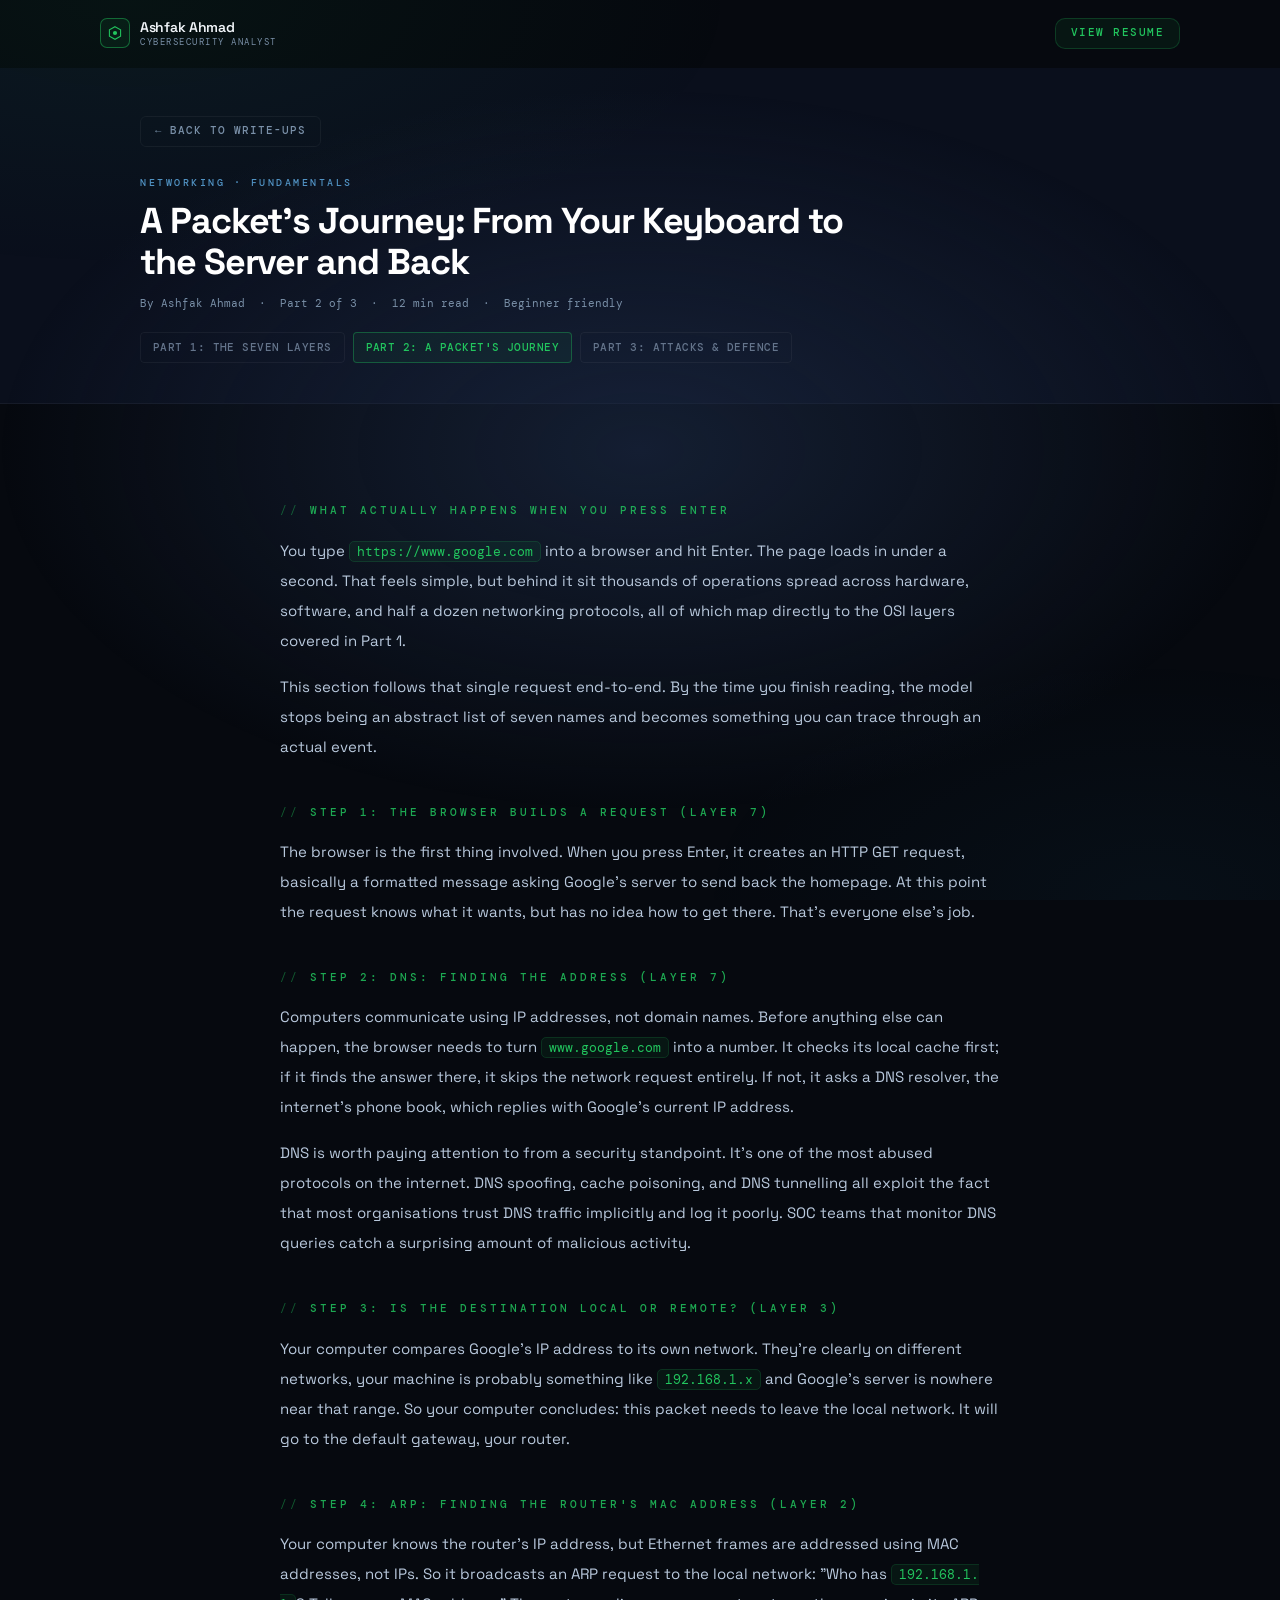
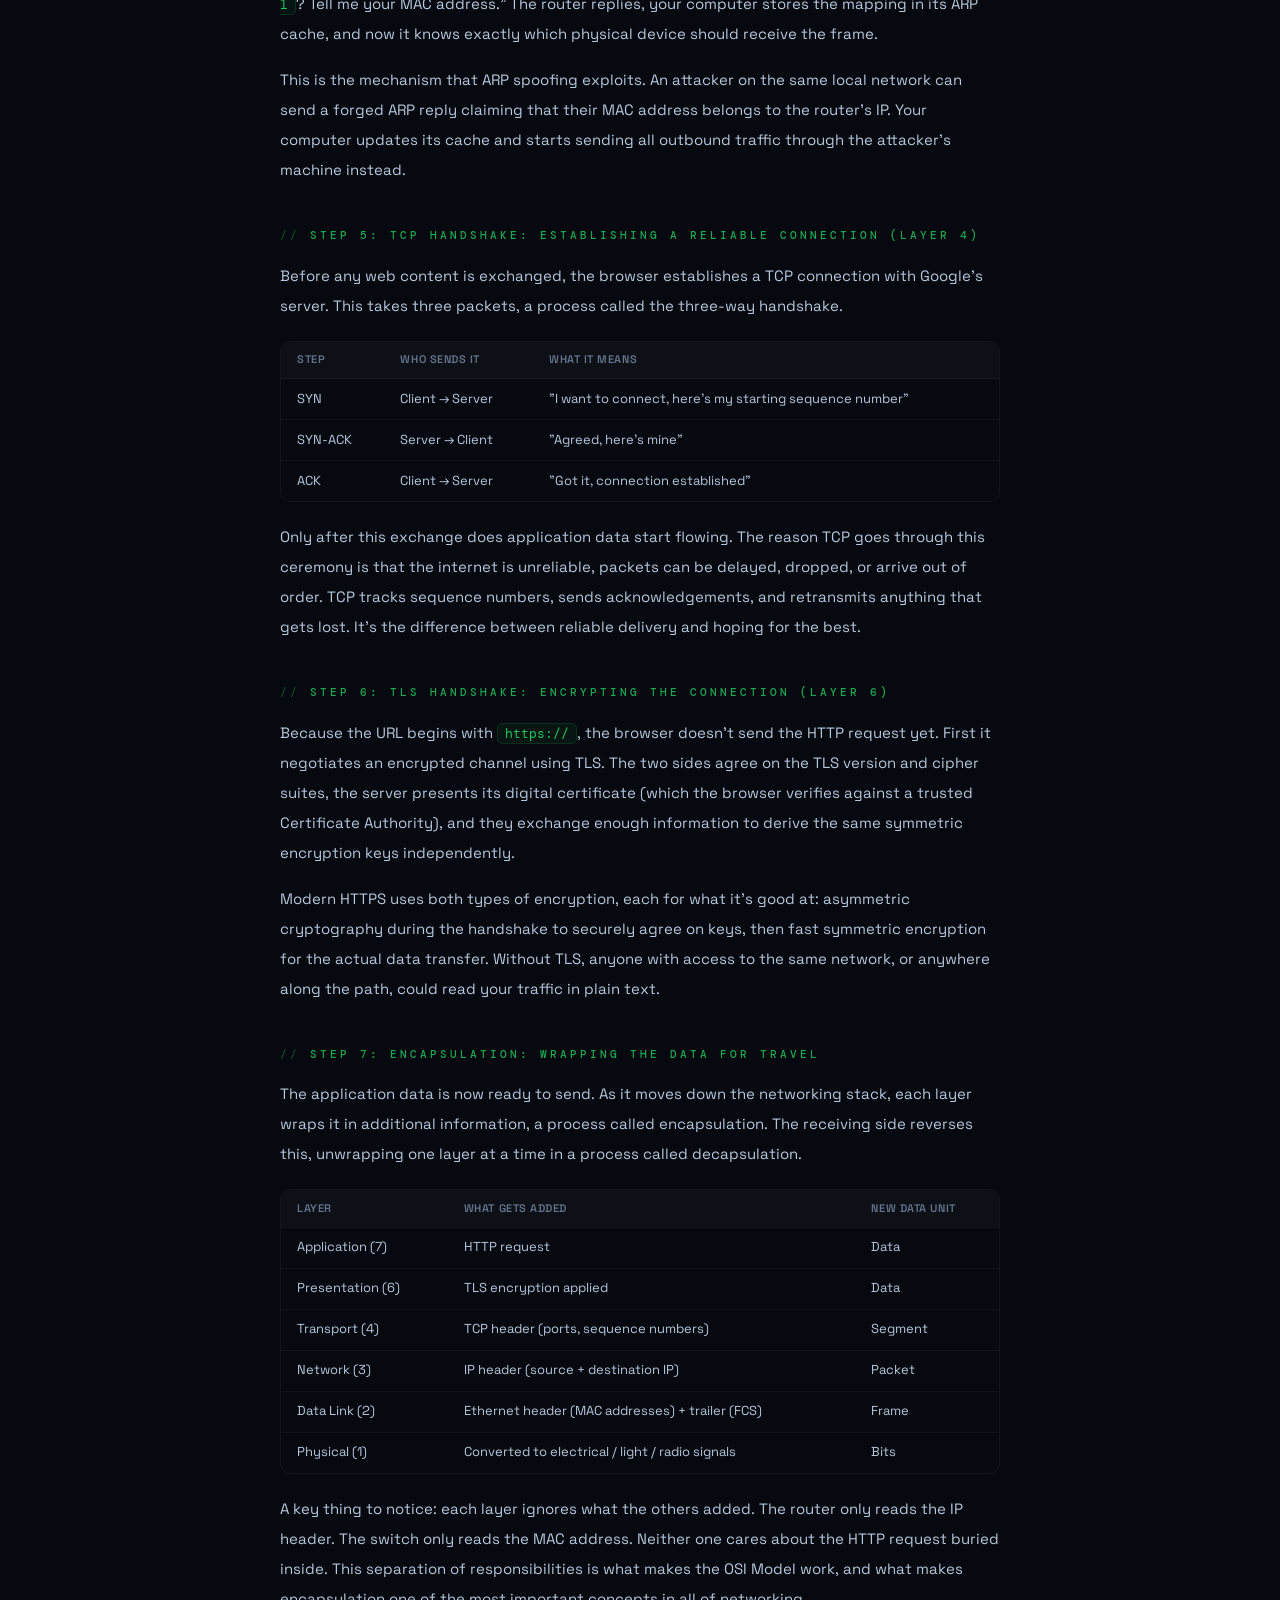
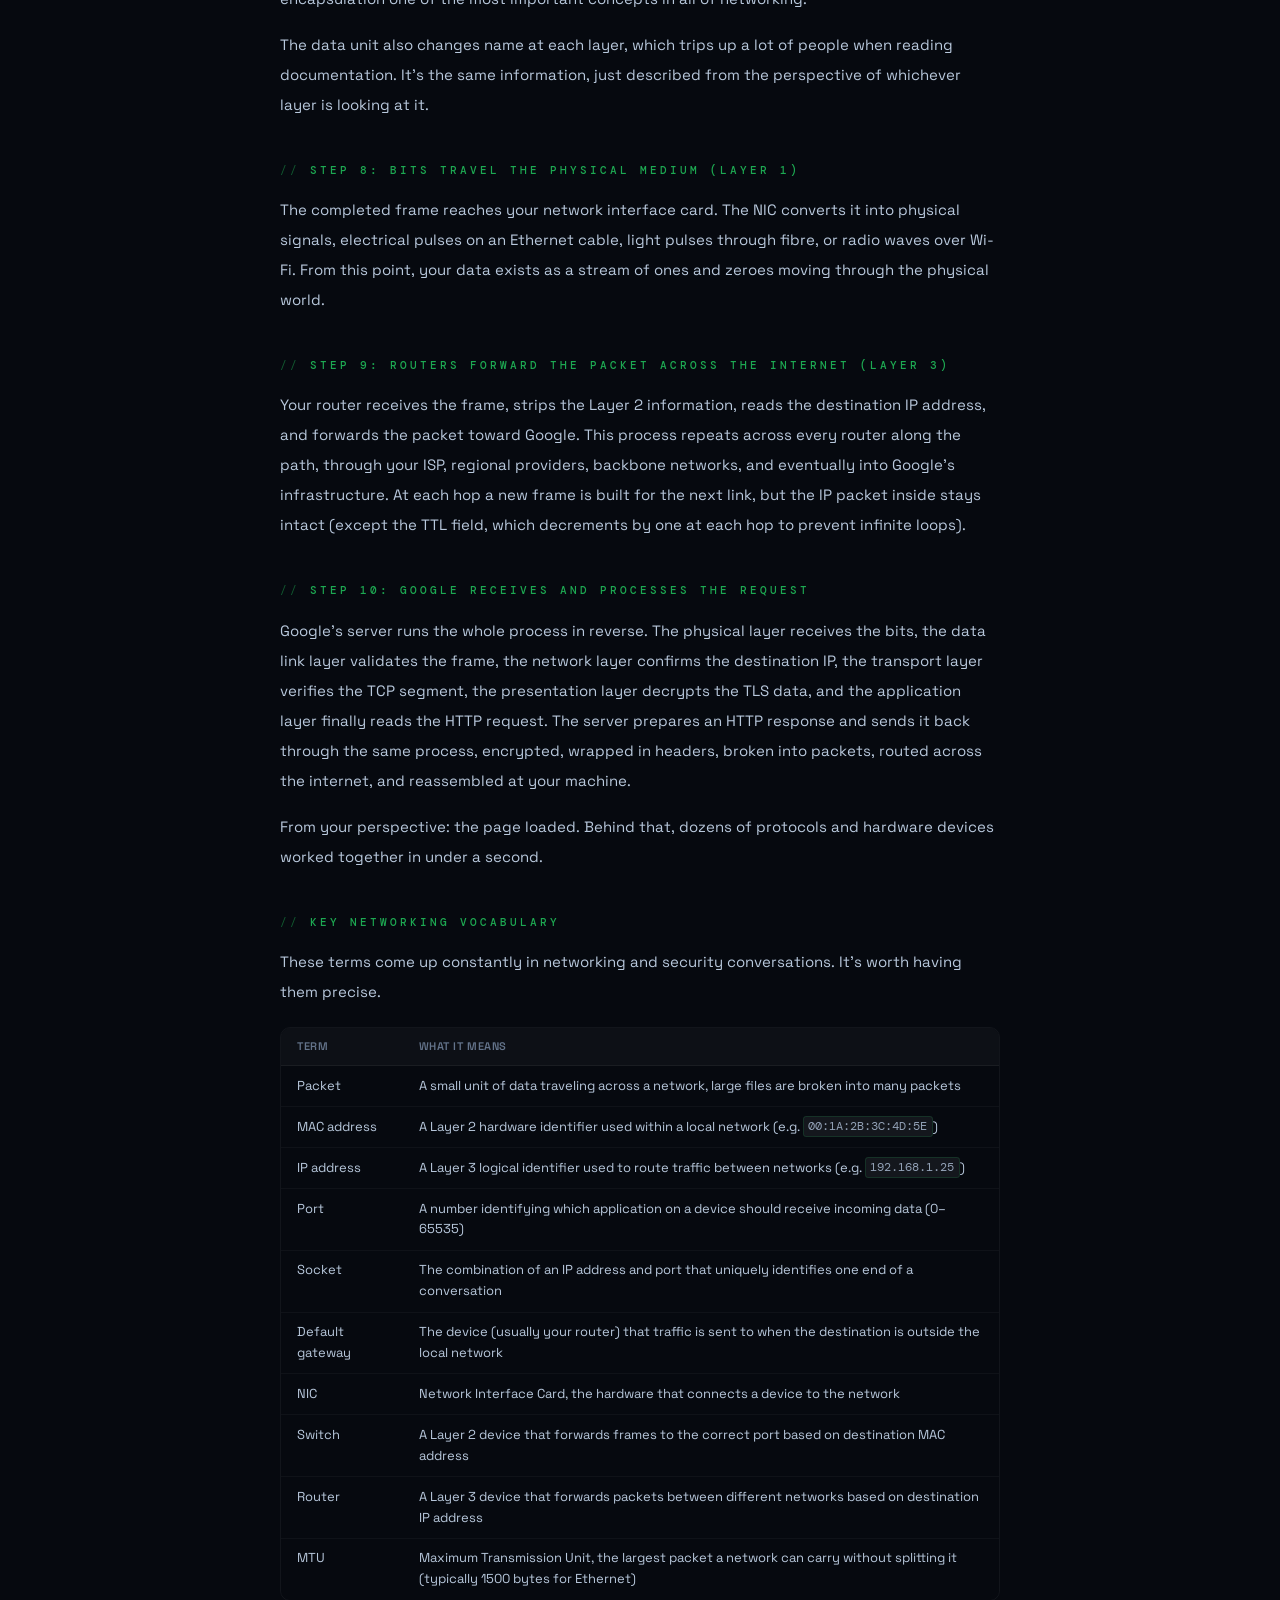
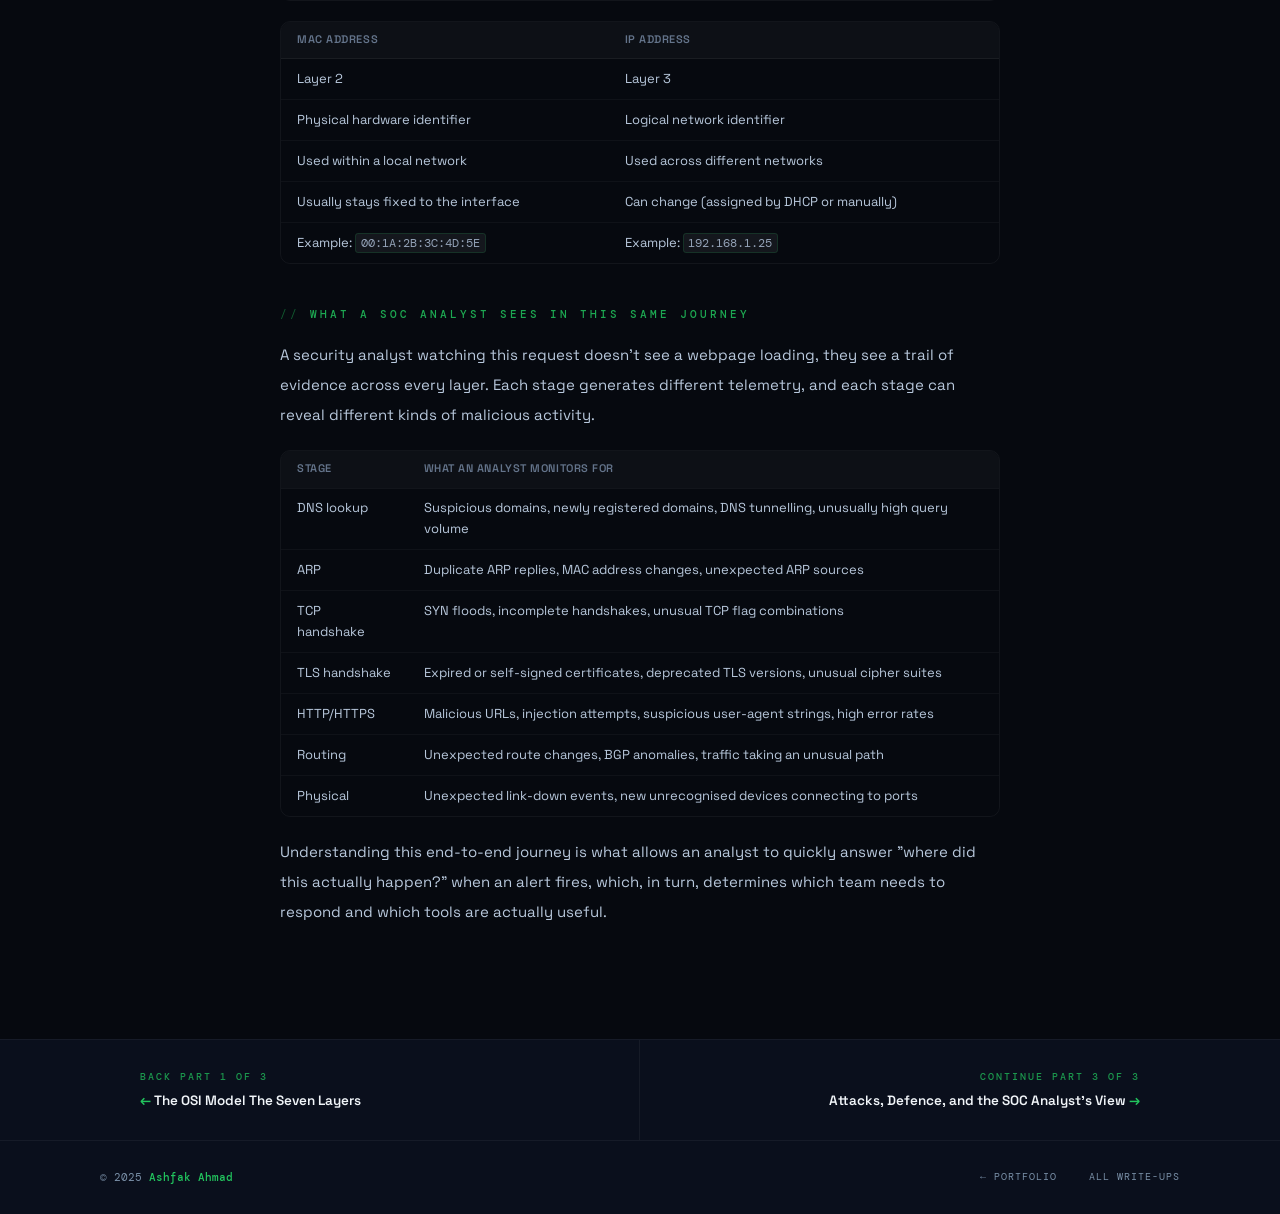
<file: writeups/osi-model-journey.html>
<!DOCTYPE html>
<html lang="en">
<head>
 <meta charset="UTF-8"/>
 <meta name="viewport" content="width=device-width, initial-scale=1.0"/>
 <meta name="description" content="Follow a single web request from your keyboard to Google's server, every OSI layer in action."/>
 <meta name="author" content="Ashfak Ahmad"/>
 <title>A Packet's Journey OSI Model Part 2 - Ashfak Ahmad</title>
 <link rel="stylesheet" href="../assets/css/style.css"/>
</head>
<body class="wup-body">

<nav id="navbar" aria-label="Primary navigation">
 <div class="nav-inner">
 <a class="nav-logo" href="../index.html" aria-label="Back to portfolio home">
 <div class="nav-logo-icon">
 <svg viewBox="0 0 20 20" fill="none" aria-hidden="true"><path d="M10 1L18 5.5V14.5L10 19L2 14.5V5.5L10 1Z" stroke="#22c55e" stroke-width="1.5"/><circle cx="10" cy="10" r="3" fill="#22c55e"/></svg>
 </div>
 <div class="nav-logo-name">Ashfak Ahmad<span>Cybersecurity Analyst</span></div>
 </a>
 <a class="nav-cta" href="../assets/resume/Ashfak_Ahmad_Resume.pdf" target="_blank" rel="noopener noreferrer">View Resume</a>
 </div>
</nav>

<header class="wup-hero">
 <div class="container">
 <a class="wup-back" href="../index.html#writeups">← Back to Write-Ups</a>
 <div class="wup-eyebrow">Networking · Fundamentals</div>
 <h1 class="wup-title">A Packet's Journey: From Your Keyboard to the Server and Back</h1>
 <p class="wup-meta">By Ashfak Ahmad &nbsp;·&nbsp; Part 2 of 3 &nbsp;·&nbsp; 12 min read &nbsp;·&nbsp; Beginner friendly</p>
 <div class="wup-parts">
 <a class="wup-part" href="osi-model.html">Part 1: The Seven Layers</a>
 <span class="wup-part wup-part-active">Part 2: A Packet's Journey</span>
 <a class="wup-part" href="osi-model-security.html">Part 3: Attacks &amp; Defence</a>
 </div>
 </div>
</header>

<main class="wup-article-wrap">
 <div class="container">
 <article class="wup-article">

 <h2>What actually happens when you press Enter</h2>
 <p>You type <code>https://www.google.com</code> into a browser and hit Enter. The page loads in under a second. That feels simple, but behind it sit thousands of operations spread across hardware, software, and half a dozen networking protocols, all of which map directly to the OSI layers covered in Part 1.</p>
 <p>This section follows that single request end-to-end. By the time you finish reading, the model stops being an abstract list of seven names and becomes something you can trace through an actual event.</p>

 <h2>Step 1: The browser builds a request (Layer 7)</h2>
 <p>The browser is the first thing involved. When you press Enter, it creates an HTTP GET request, basically a formatted message asking Google's server to send back the homepage. At this point the request knows what it wants, but has no idea how to get there. That's everyone else's job.</p>

 <h2>Step 2: DNS: finding the address (Layer 7)</h2>
 <p>Computers communicate using IP addresses, not domain names. Before anything else can happen, the browser needs to turn <code>www.google.com</code> into a number. It checks its local cache first; if it finds the answer there, it skips the network request entirely. If not, it asks a DNS resolver, the internet's phone book, which replies with Google's current IP address.</p>
 <p>DNS is worth paying attention to from a security standpoint. It's one of the most abused protocols on the internet. DNS spoofing, cache poisoning, and DNS tunnelling all exploit the fact that most organisations trust DNS traffic implicitly and log it poorly. SOC teams that monitor DNS queries catch a surprising amount of malicious activity.</p>

 <h2>Step 3: Is the destination local or remote? (Layer 3)</h2>
 <p>Your computer compares Google's IP address to its own network. They're clearly on different networks, your machine is probably something like <code>192.168.1.x</code> and Google's server is nowhere near that range. So your computer concludes: this packet needs to leave the local network. It will go to the default gateway, your router.</p>

 <h2>Step 4: ARP: finding the router's MAC address (Layer 2)</h2>
 <p>Your computer knows the router's IP address, but Ethernet frames are addressed using MAC addresses, not IPs. So it broadcasts an ARP request to the local network: "Who has <code>192.168.1.1</code>? Tell me your MAC address." The router replies, your computer stores the mapping in its ARP cache, and now it knows exactly which physical device should receive the frame.</p>
 <p>This is the mechanism that ARP spoofing exploits. An attacker on the same local network can send a forged ARP reply claiming that their MAC address belongs to the router's IP. Your computer updates its cache and starts sending all outbound traffic through the attacker's machine instead.</p>

 <h2>Step 5: TCP handshake: establishing a reliable connection (Layer 4)</h2>
 <p>Before any web content is exchanged, the browser establishes a TCP connection with Google's server. This takes three packets, a process called the three-way handshake.</p>

 <div class="wu-table-wrap">
 <table class="wu-table">
 <thead>
 <tr><th>Step</th><th>Who sends it</th><th>What it means</th></tr>
 </thead>
 <tbody>
 <tr><td>SYN</td><td>Client → Server</td><td>"I want to connect, here's my starting sequence number"</td></tr>
 <tr><td>SYN-ACK</td><td>Server → Client</td><td>"Agreed, here's mine"</td></tr>
 <tr><td>ACK</td><td>Client → Server</td><td>"Got it, connection established"</td></tr>
 </tbody>
 </table>
 </div>

 <p>Only after this exchange does application data start flowing. The reason TCP goes through this ceremony is that the internet is unreliable, packets can be delayed, dropped, or arrive out of order. TCP tracks sequence numbers, sends acknowledgements, and retransmits anything that gets lost. It's the difference between reliable delivery and hoping for the best.</p>

 <h2>Step 6: TLS handshake: encrypting the connection (Layer 6)</h2>
 <p>Because the URL begins with <code>https://</code>, the browser doesn't send the HTTP request yet. First it negotiates an encrypted channel using TLS. The two sides agree on the TLS version and cipher suites, the server presents its digital certificate (which the browser verifies against a trusted Certificate Authority), and they exchange enough information to derive the same symmetric encryption keys independently.</p>
 <p>Modern HTTPS uses both types of encryption, each for what it's good at: asymmetric cryptography during the handshake to securely agree on keys, then fast symmetric encryption for the actual data transfer. Without TLS, anyone with access to the same network, or anywhere along the path, could read your traffic in plain text.</p>

 <h2>Step 7: Encapsulation: wrapping the data for travel</h2>
 <p>The application data is now ready to send. As it moves down the networking stack, each layer wraps it in additional information, a process called encapsulation. The receiving side reverses this, unwrapping one layer at a time in a process called decapsulation.</p>

 <div class="wu-table-wrap">
 <table class="wu-table">
 <thead>
 <tr><th>Layer</th><th>What gets added</th><th>New data unit</th></tr>
 </thead>
 <tbody>
 <tr><td>Application (7)</td><td>HTTP request</td><td>Data</td></tr>
 <tr><td>Presentation (6)</td><td>TLS encryption applied</td><td>Data</td></tr>
 <tr><td>Transport (4)</td><td>TCP header (ports, sequence numbers)</td><td>Segment</td></tr>
 <tr><td>Network (3)</td><td>IP header (source + destination IP)</td><td>Packet</td></tr>
 <tr><td>Data Link (2)</td><td>Ethernet header (MAC addresses) + trailer (FCS)</td><td>Frame</td></tr>
 <tr><td>Physical (1)</td><td>Converted to electrical / light / radio signals</td><td>Bits</td></tr>
 </tbody>
 </table>
 </div>

 <p>A key thing to notice: each layer ignores what the others added. The router only reads the IP header. The switch only reads the MAC address. Neither one cares about the HTTP request buried inside. This separation of responsibilities is what makes the OSI Model work, and what makes encapsulation one of the most important concepts in all of networking.</p>
 <p>The data unit also changes name at each layer, which trips up a lot of people when reading documentation. It's the same information, just described from the perspective of whichever layer is looking at it.</p>

 <h2>Step 8: Bits travel the physical medium (Layer 1)</h2>
 <p>The completed frame reaches your network interface card. The NIC converts it into physical signals, electrical pulses on an Ethernet cable, light pulses through fibre, or radio waves over Wi-Fi. From this point, your data exists as a stream of ones and zeroes moving through the physical world.</p>

 <h2>Step 9: Routers forward the packet across the internet (Layer 3)</h2>
 <p>Your router receives the frame, strips the Layer 2 information, reads the destination IP address, and forwards the packet toward Google. This process repeats across every router along the path, through your ISP, regional providers, backbone networks, and eventually into Google's infrastructure. At each hop a new frame is built for the next link, but the IP packet inside stays intact (except the TTL field, which decrements by one at each hop to prevent infinite loops).</p>

 <h2>Step 10: Google receives and processes the request</h2>
 <p>Google's server runs the whole process in reverse. The physical layer receives the bits, the data link layer validates the frame, the network layer confirms the destination IP, the transport layer verifies the TCP segment, the presentation layer decrypts the TLS data, and the application layer finally reads the HTTP request. The server prepares an HTTP response and sends it back through the same process, encrypted, wrapped in headers, broken into packets, routed across the internet, and reassembled at your machine.</p>
 <p>From your perspective: the page loaded. Behind that, dozens of protocols and hardware devices worked together in under a second.</p>

 <h2>Key networking vocabulary</h2>
 <p>These terms come up constantly in networking and security conversations. It's worth having them precise.</p>

 <div class="wu-table-wrap">
 <table class="wu-table">
 <thead>
 <tr><th>Term</th><th>What it means</th></tr>
 </thead>
 <tbody>
 <tr><td>Packet</td><td>A small unit of data traveling across a network, large files are broken into many packets</td></tr>
 <tr><td>MAC address</td><td>A Layer 2 hardware identifier used within a local network (e.g. <code>00:1A:2B:3C:4D:5E</code>)</td></tr>
 <tr><td>IP address</td><td>A Layer 3 logical identifier used to route traffic between networks (e.g. <code>192.168.1.25</code>)</td></tr>
 <tr><td>Port</td><td>A number identifying which application on a device should receive incoming data (0–65535)</td></tr>
 <tr><td>Socket</td><td>The combination of an IP address and port that uniquely identifies one end of a conversation</td></tr>
 <tr><td>Default gateway</td><td>The device (usually your router) that traffic is sent to when the destination is outside the local network</td></tr>
 <tr><td>NIC</td><td>Network Interface Card, the hardware that connects a device to the network</td></tr>
 <tr><td>Switch</td><td>A Layer 2 device that forwards frames to the correct port based on destination MAC address</td></tr>
 <tr><td>Router</td><td>A Layer 3 device that forwards packets between different networks based on destination IP address</td></tr>
 <tr><td>MTU</td><td>Maximum Transmission Unit, the largest packet a network can carry without splitting it (typically 1500 bytes for Ethernet)</td></tr>
 </tbody>
 </table>
 </div>

 <div class="wu-table-wrap">
 <table class="wu-table">
 <thead>
 <tr><th>MAC address</th><th>IP address</th></tr>
 </thead>
 <tbody>
 <tr><td>Layer 2</td><td>Layer 3</td></tr>
 <tr><td>Physical hardware identifier</td><td>Logical network identifier</td></tr>
 <tr><td>Used within a local network</td><td>Used across different networks</td></tr>
 <tr><td>Usually stays fixed to the interface</td><td>Can change (assigned by DHCP or manually)</td></tr>
 <tr><td>Example: <code>00:1A:2B:3C:4D:5E</code></td><td>Example: <code>192.168.1.25</td></tr>
 </tbody>
 </table>
 </div>

 <h2>What a SOC analyst sees in this same journey</h2>
 <p>A security analyst watching this request doesn't see a webpage loading, they see a trail of evidence across every layer. Each stage generates different telemetry, and each stage can reveal different kinds of malicious activity.</p>

 <div class="wu-table-wrap">
 <table class="wu-table">
 <thead>
 <tr><th>Stage</th><th>What an analyst monitors for</th></tr>
 </thead>
 <tbody>
 <tr><td>DNS lookup</td><td>Suspicious domains, newly registered domains, DNS tunnelling, unusually high query volume</td></tr>
 <tr><td>ARP</td><td>Duplicate ARP replies, MAC address changes, unexpected ARP sources</td></tr>
 <tr><td>TCP handshake</td><td>SYN floods, incomplete handshakes, unusual TCP flag combinations</td></tr>
 <tr><td>TLS handshake</td><td>Expired or self-signed certificates, deprecated TLS versions, unusual cipher suites</td></tr>
 <tr><td>HTTP/HTTPS</td><td>Malicious URLs, injection attempts, suspicious user-agent strings, high error rates</td></tr>
 <tr><td>Routing</td><td>Unexpected route changes, BGP anomalies, traffic taking an unusual path</td></tr>
 <tr><td>Physical</td><td>Unexpected link-down events, new unrecognised devices connecting to ports</td></tr>
 </tbody>
 </table>
 </div>

 <p>Understanding this end-to-end journey is what allows an analyst to quickly answer "where did this actually happen?" when an alert fires, which, in turn, determines which team needs to respond and which tools are actually useful.</p>

 </article>
 </div>
</main>

<nav class="wu-page-nav" aria-label="Write-up navigation">
 <div class="wu-nav-inner">
 <a class="wu-nav-btn wu-nav-prev" href="osi-model.html">
 <span class="wu-nav-label">Back Part 1 of 3</span>
 <span class="wu-nav-title"><span class="wu-nav-arrow">←</span> The OSI Model The Seven Layers</span>
 </a>
 <a class="wu-nav-btn wu-nav-next" href="osi-model-security.html">
 <span class="wu-nav-label">Continue Part 3 of 3</span>
 <span class="wu-nav-title">Attacks, Defence, and the SOC Analyst's View <span class="wu-nav-arrow">→</span></span>
 </a>
 </div>
</nav>

<footer>
 <div class="footer-inner">
 <small class="footer-left">© 2025 <b>Ashfak Ahmad</b></small>
 <nav class="footer-links" aria-label="Footer navigation">
 <a class="footer-link" href="../index.html">← Portfolio</a>
 <a class="footer-link" href="../index.html#writeups">All Write-Ups</a>
 </nav>
 </div>
</footer>

<script src="../assets/js/main.js"></script>
</body>
</html>
</file>
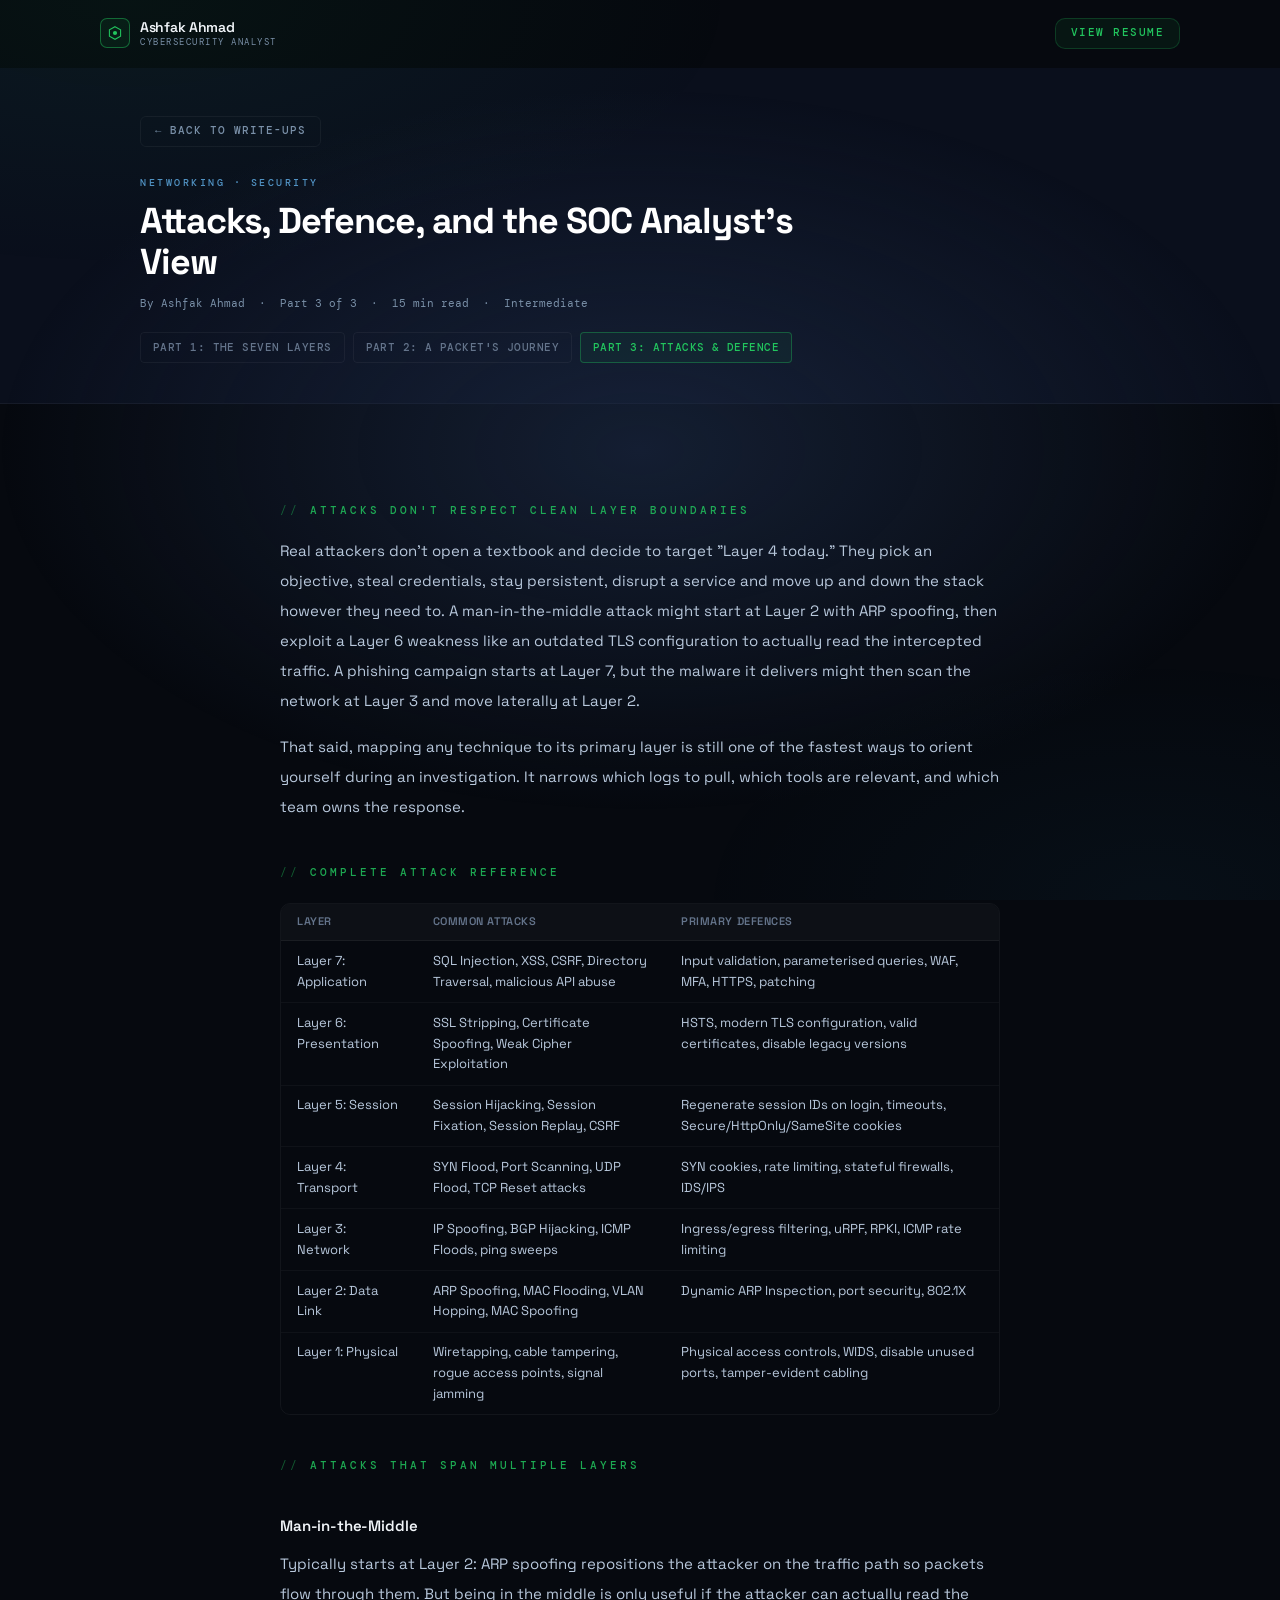
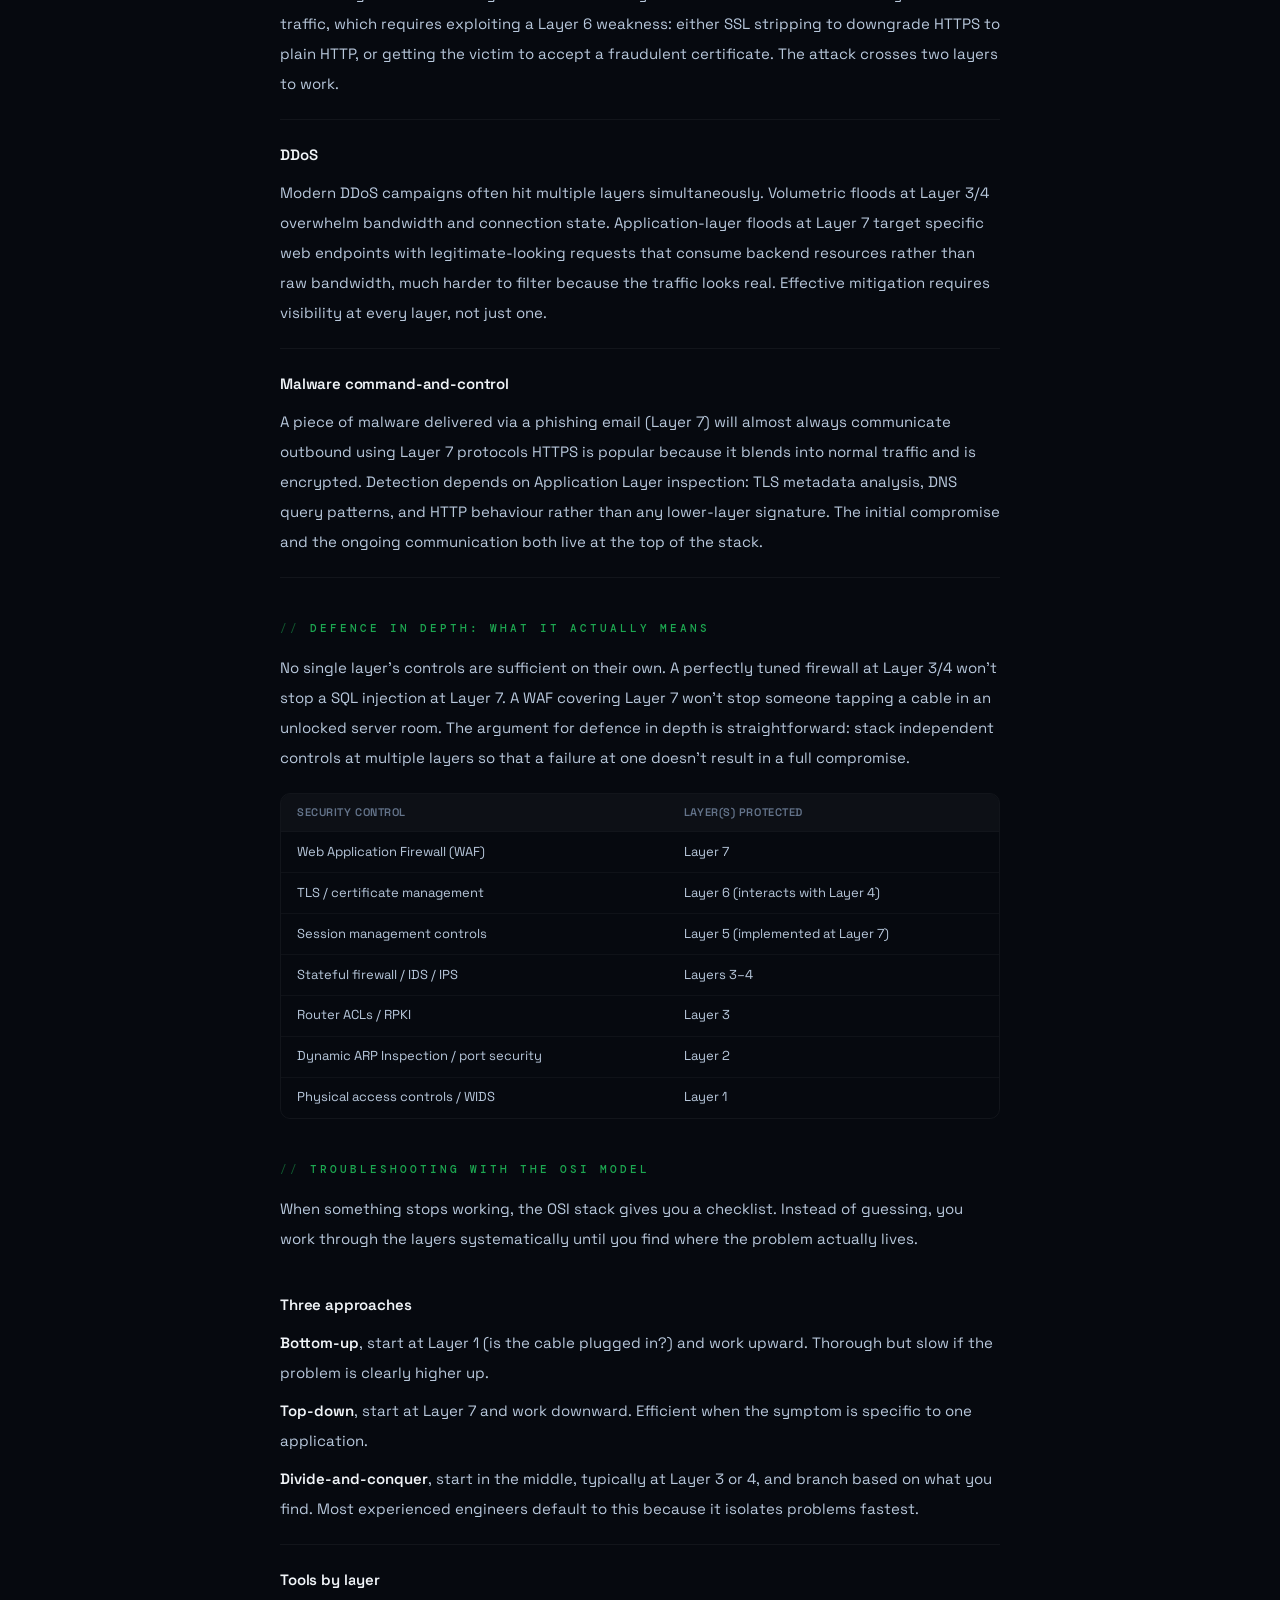
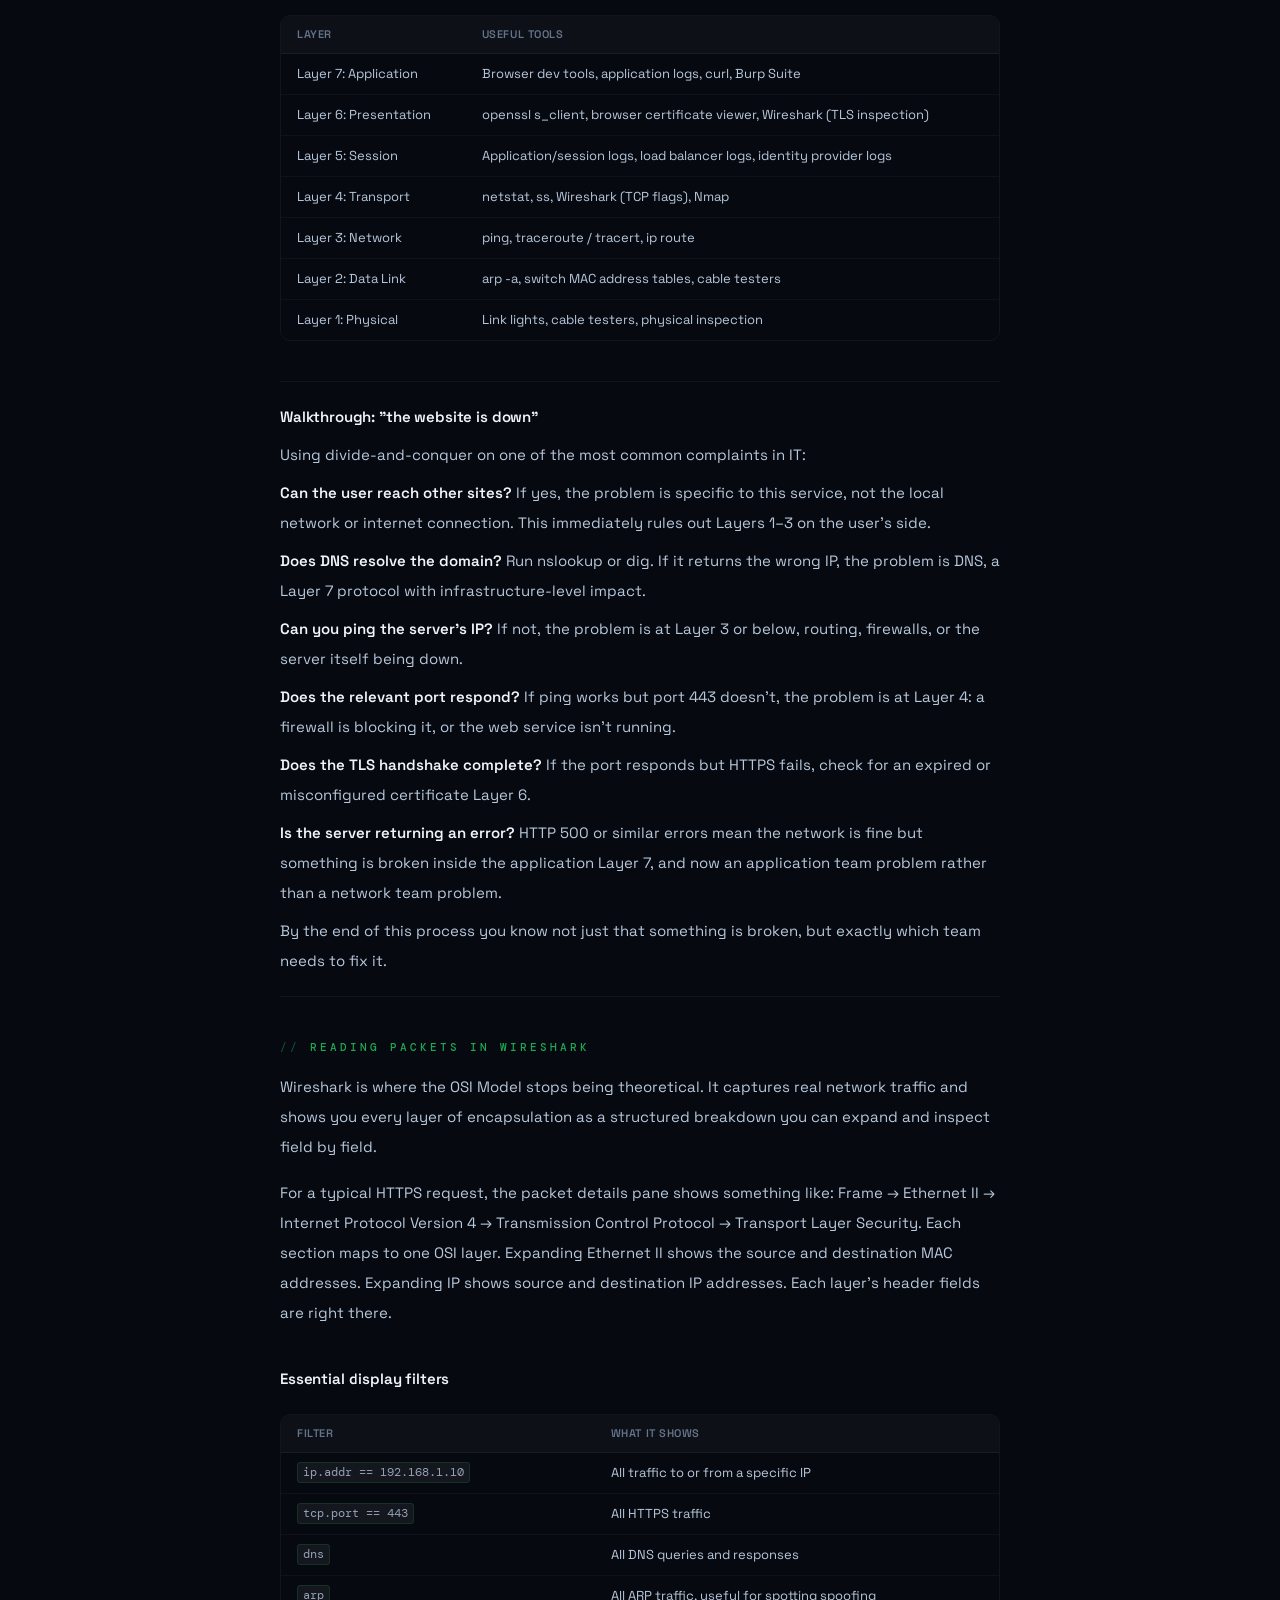
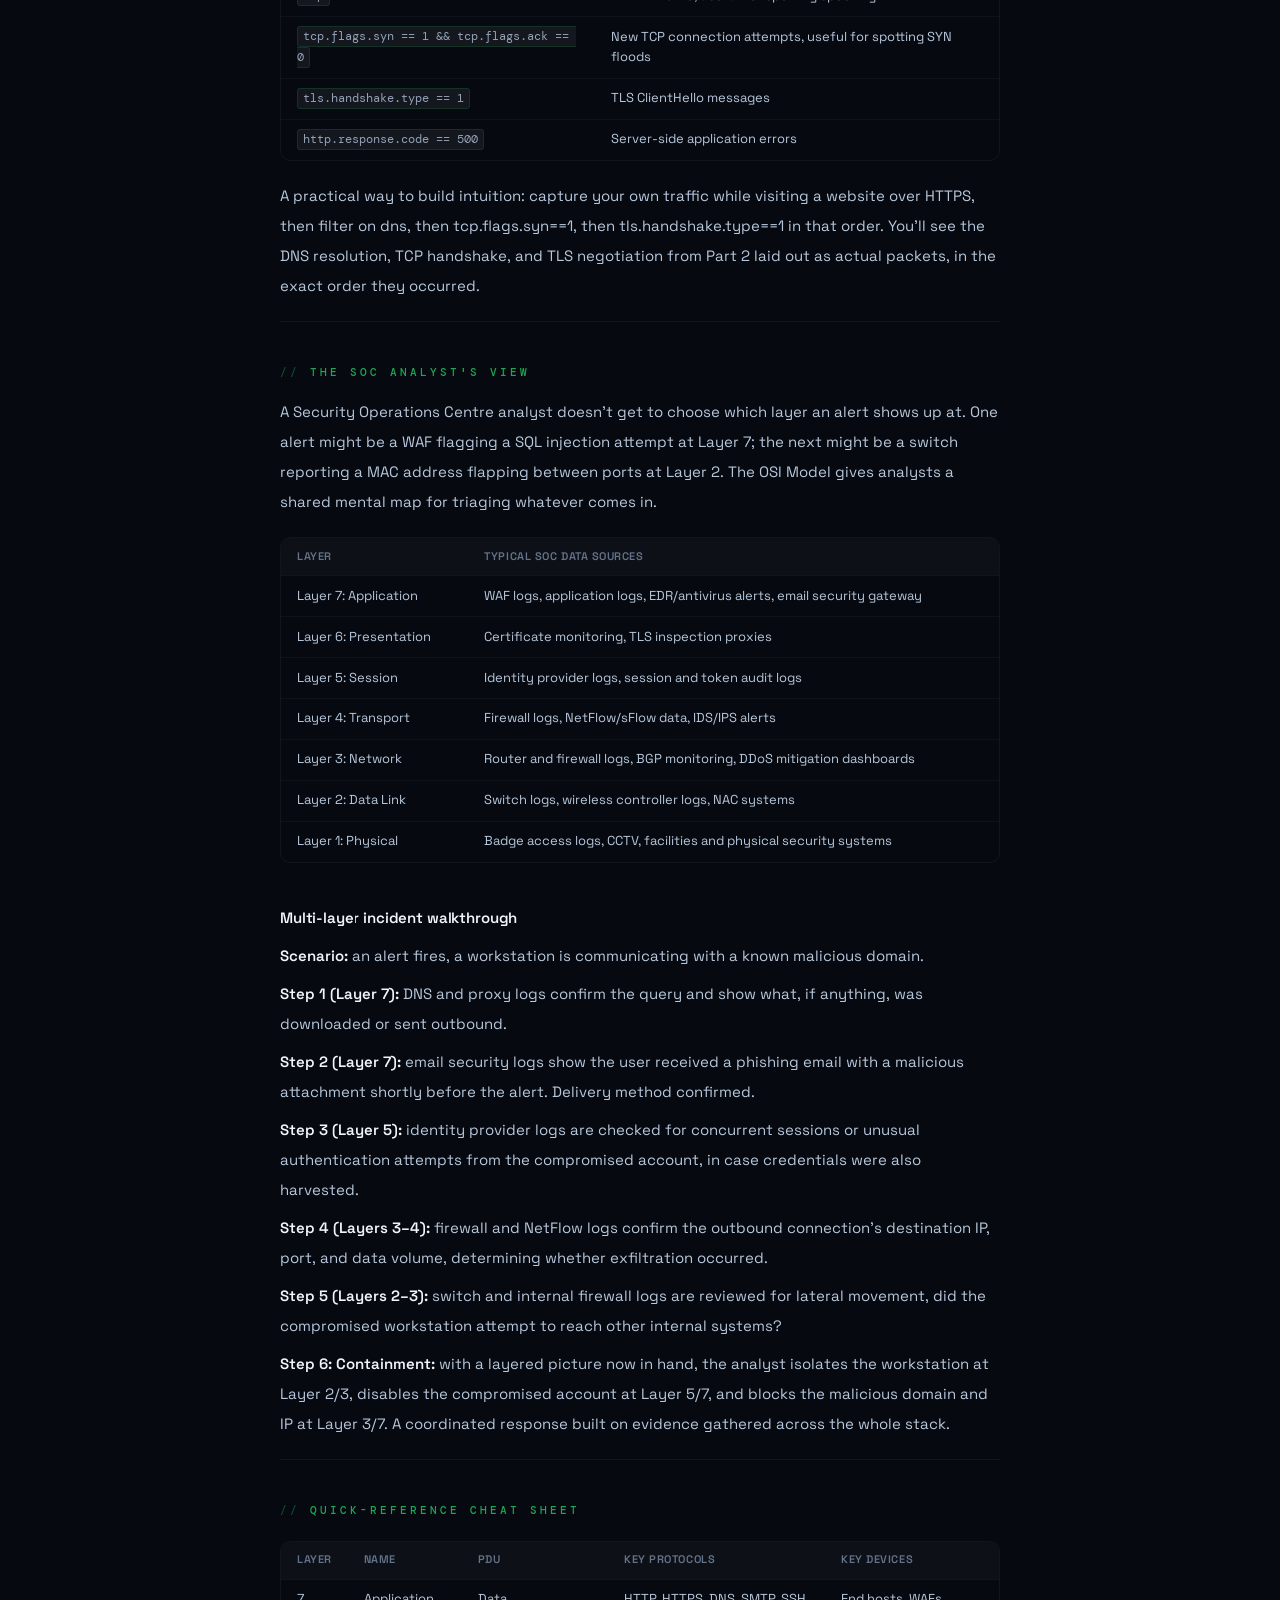
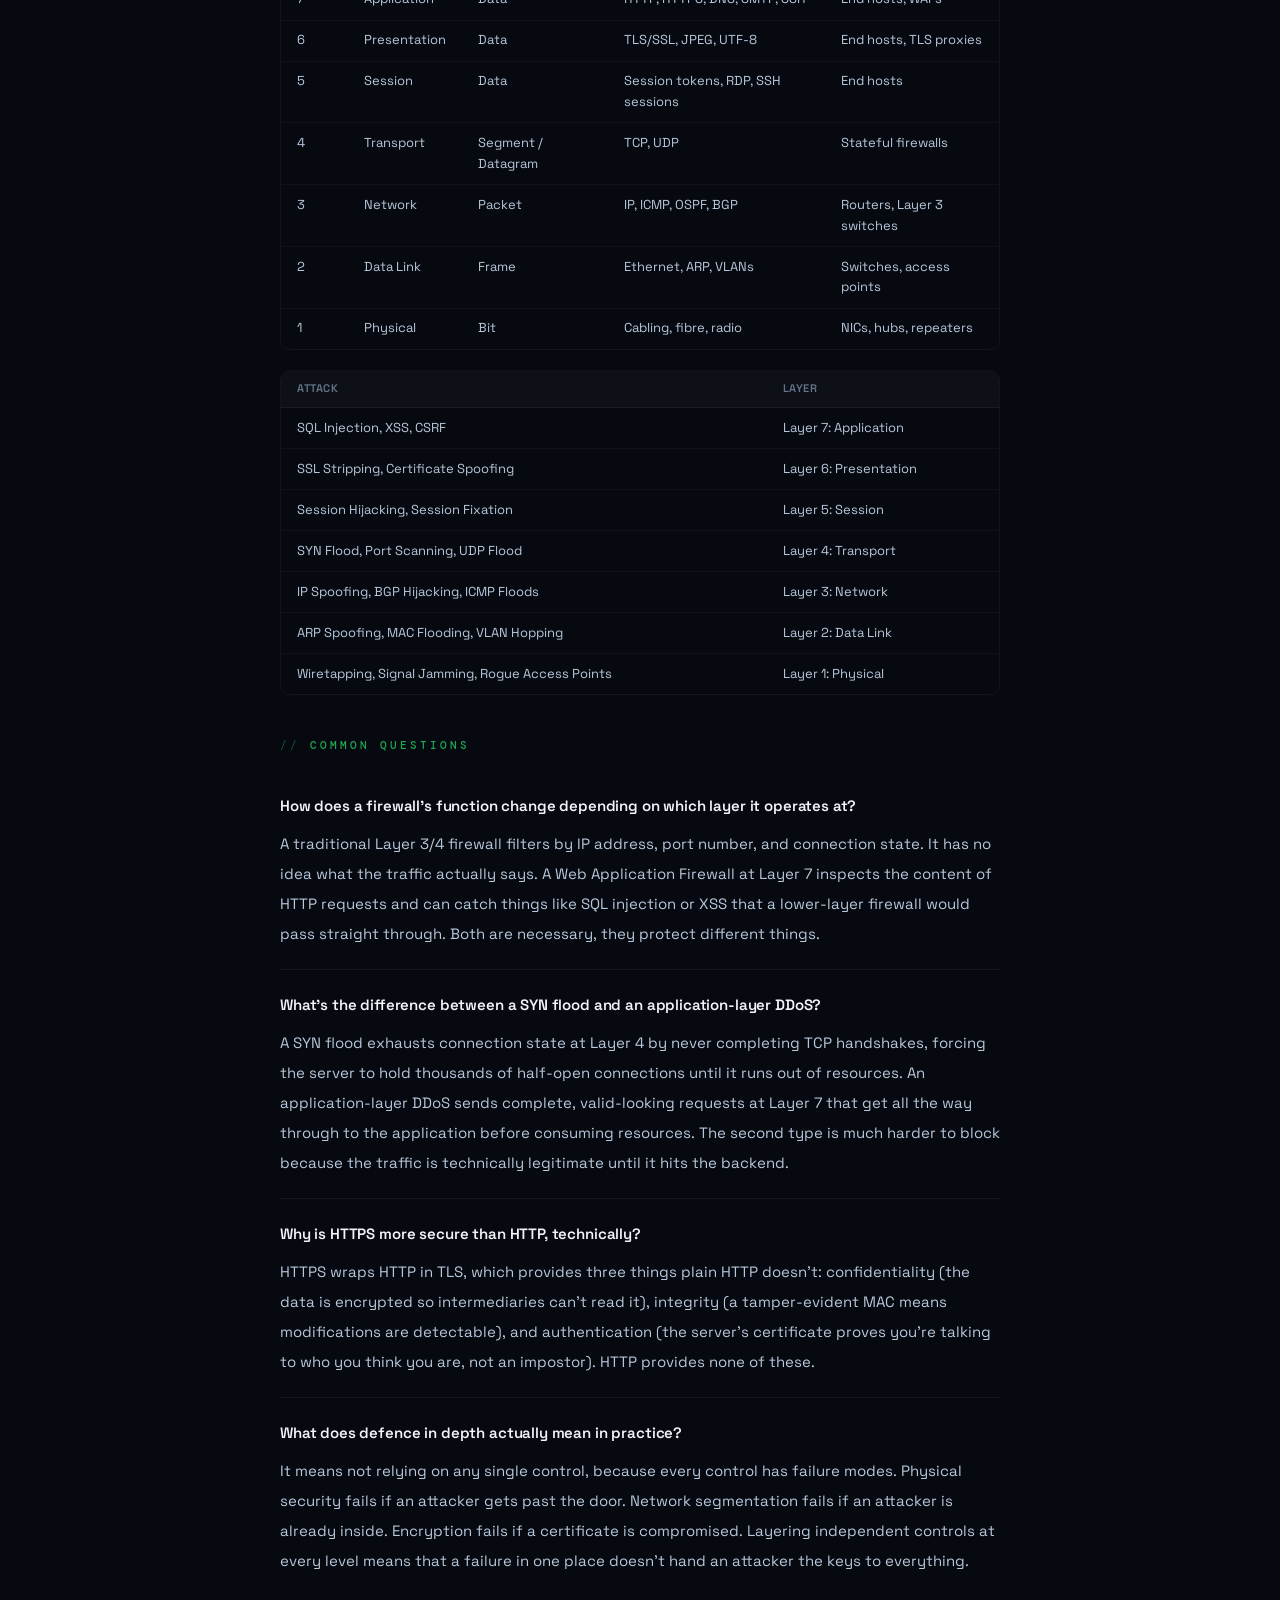
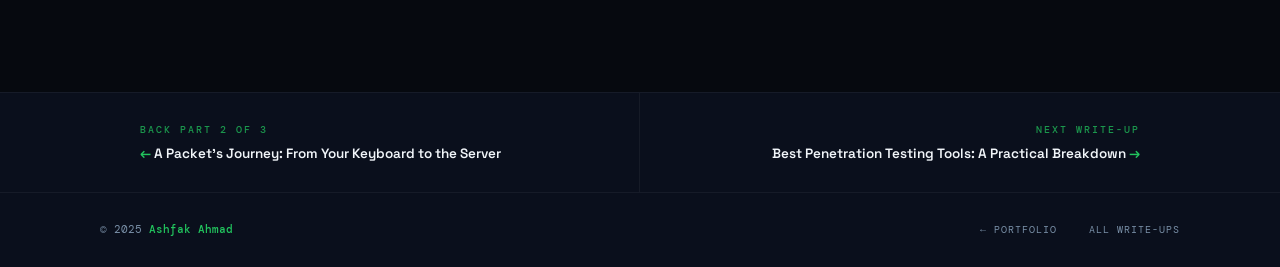
<file: writeups/osi-model-security.html>
<!DOCTYPE html>
<html lang="en">
<head>
 <meta charset="UTF-8"/>
 <meta name="viewport" content="width=device-width, initial-scale=1.0"/>
 <meta name="description" content="OSI layer attacks, defence-in-depth, troubleshooting methodology, and a SOC analyst's view, complete reference."/>
 <meta name="author" content="Ashfak Ahmad"/>
 <title>Attacks, Defence &amp; the SOC Analyst's View (OSI Model Part 3) - Ashfak Ahmad</title>
 <link rel="stylesheet" href="../assets/css/style.css"/>
</head>
<body class="wup-body">

<nav id="navbar" aria-label="Primary navigation">
 <div class="nav-inner">
 <a class="nav-logo" href="../index.html" aria-label="Back to portfolio home">
 <div class="nav-logo-icon">
 <svg viewBox="0 0 20 20" fill="none" aria-hidden="true"><path d="M10 1L18 5.5V14.5L10 19L2 14.5V5.5L10 1Z" stroke="#22c55e" stroke-width="1.5"/><circle cx="10" cy="10" r="3" fill="#22c55e"/></svg>
 </div>
 <div class="nav-logo-name">Ashfak Ahmad<span>Cybersecurity Analyst</span></div>
 </a>
 <a class="nav-cta" href="../assets/resume/Ashfak_Ahmad_Resume.pdf" target="_blank" rel="noopener noreferrer">View Resume</a>
 </div>
</nav>

<header class="wup-hero">
 <div class="container">
 <a class="wup-back" href="../index.html#writeups">← Back to Write-Ups</a>
 <div class="wup-eyebrow">Networking · Security</div>
 <h1 class="wup-title">Attacks, Defence, and the SOC Analyst's View</h1>
 <p class="wup-meta">By Ashfak Ahmad &nbsp;·&nbsp; Part 3 of 3 &nbsp;·&nbsp; 15 min read &nbsp;·&nbsp; Intermediate</p>
 <div class="wup-parts">
 <a class="wup-part" href="osi-model.html">Part 1: The Seven Layers</a>
 <a class="wup-part" href="osi-model-journey.html">Part 2: A Packet's Journey</a>
 <span class="wup-part wup-part-active">Part 3: Attacks &amp; Defence</span>
 </div>
 </div>
</header>

<main class="wup-article-wrap">
 <div class="container">
 <article class="wup-article">

 <h2>Attacks don't respect clean layer boundaries</h2>
 <p>Real attackers don't open a textbook and decide to target "Layer 4 today." They pick an objective, steal credentials, stay persistent, disrupt a service and move up and down the stack however they need to. A man-in-the-middle attack might start at Layer 2 with ARP spoofing, then exploit a Layer 6 weakness like an outdated TLS configuration to actually read the intercepted traffic. A phishing campaign starts at Layer 7, but the malware it delivers might then scan the network at Layer 3 and move laterally at Layer 2.</p>
 <p>That said, mapping any technique to its primary layer is still one of the fastest ways to orient yourself during an investigation. It narrows which logs to pull, which tools are relevant, and which team owns the response.</p>

 <h2>Complete attack reference</h2>

 <div class="wu-table-wrap">
 <table class="wu-table">
 <thead>
 <tr><th>Layer</th><th>Common attacks</th><th>Primary defences</th></tr>
 </thead>
 <tbody>
 <tr><td>Layer 7: Application</td><td>SQL Injection, XSS, CSRF, Directory Traversal, malicious API abuse</td><td>Input validation, parameterised queries, WAF, MFA, HTTPS, patching</td></tr>
 <tr><td>Layer 6: Presentation</td><td>SSL Stripping, Certificate Spoofing, Weak Cipher Exploitation</td><td>HSTS, modern TLS configuration, valid certificates, disable legacy versions</td></tr>
 <tr><td>Layer 5: Session</td><td>Session Hijacking, Session Fixation, Session Replay, CSRF</td><td>Regenerate session IDs on login, timeouts, Secure/HttpOnly/SameSite cookies</td></tr>
 <tr><td>Layer 4: Transport</td><td>SYN Flood, Port Scanning, UDP Flood, TCP Reset attacks</td><td>SYN cookies, rate limiting, stateful firewalls, IDS/IPS</td></tr>
 <tr><td>Layer 3: Network</td><td>IP Spoofing, BGP Hijacking, ICMP Floods, ping sweeps</td><td>Ingress/egress filtering, uRPF, RPKI, ICMP rate limiting</td></tr>
 <tr><td>Layer 2: Data Link</td><td>ARP Spoofing, MAC Flooding, VLAN Hopping, MAC Spoofing</td><td>Dynamic ARP Inspection, port security, 802.1X</td></tr>
 <tr><td>Layer 1: Physical</td><td>Wiretapping, cable tampering, rogue access points, signal jamming</td><td>Physical access controls, WIDS, disable unused ports, tamper-evident cabling</td></tr>
 </tbody>
 </table>
 </div>

 <h2>Attacks that span multiple layers</h2>

 <div class="wu-entry">
 <h3>Man-in-the-Middle</h3>
 <p>Typically starts at Layer 2: ARP spoofing repositions the attacker on the traffic path so packets flow through them. But being in the middle is only useful if the attacker can actually read the traffic, which requires exploiting a Layer 6 weakness: either SSL stripping to downgrade HTTPS to plain HTTP, or getting the victim to accept a fraudulent certificate. The attack crosses two layers to work.</p>
 </div>

 <div class="wu-entry">
 <h3>DDoS</h3>
 <p>Modern DDoS campaigns often hit multiple layers simultaneously. Volumetric floods at Layer 3/4 overwhelm bandwidth and connection state. Application-layer floods at Layer 7 target specific web endpoints with legitimate-looking requests that consume backend resources rather than raw bandwidth, much harder to filter because the traffic looks real. Effective mitigation requires visibility at every layer, not just one.</p>
 </div>

 <div class="wu-entry">
 <h3>Malware command-and-control</h3>
 <p>A piece of malware delivered via a phishing email (Layer 7) will almost always communicate outbound using Layer 7 protocols HTTPS is popular because it blends into normal traffic and is encrypted. Detection depends on Application Layer inspection: TLS metadata analysis, DNS query patterns, and HTTP behaviour rather than any lower-layer signature. The initial compromise and the ongoing communication both live at the top of the stack.</p>
 </div>

 <h2>Defence in depth: what it actually means</h2>
 <p>No single layer's controls are sufficient on their own. A perfectly tuned firewall at Layer 3/4 won't stop a SQL injection at Layer 7. A WAF covering Layer 7 won't stop someone tapping a cable in an unlocked server room. The argument for defence in depth is straightforward: stack independent controls at multiple layers so that a failure at one doesn't result in a full compromise.</p>

 <div class="wu-table-wrap">
 <table class="wu-table">
 <thead>
 <tr><th>Security control</th><th>Layer(s) protected</th></tr>
 </thead>
 <tbody>
 <tr><td>Web Application Firewall (WAF)</td><td>Layer 7</td></tr>
 <tr><td>TLS / certificate management</td><td>Layer 6 (interacts with Layer 4)</td></tr>
 <tr><td>Session management controls</td><td>Layer 5 (implemented at Layer 7)</td></tr>
 <tr><td>Stateful firewall / IDS / IPS</td><td>Layers 3–4</td></tr>
 <tr><td>Router ACLs / RPKI</td><td>Layer 3</td></tr>
 <tr><td>Dynamic ARP Inspection / port security</td><td>Layer 2</td></tr>
 <tr><td>Physical access controls / WIDS</td><td>Layer 1</td></tr>
 </tbody>
 </table>
 </div>

 <h2>Troubleshooting with the OSI Model</h2>
 <p>When something stops working, the OSI stack gives you a checklist. Instead of guessing, you work through the layers systematically until you find where the problem actually lives.</p>

 <div class="wu-entry">
 <h3>Three approaches</h3>
 <p><strong>Bottom-up</strong>, start at Layer 1 (is the cable plugged in?) and work upward. Thorough but slow if the problem is clearly higher up.</p>
 <p><strong>Top-down</strong>, start at Layer 7 and work downward. Efficient when the symptom is specific to one application.</p>
 <p><strong>Divide-and-conquer</strong>, start in the middle, typically at Layer 3 or 4, and branch based on what you find. Most experienced engineers default to this because it isolates problems fastest.</p>
 </div>

 <div class="wu-entry">
 <h3>Tools by layer</h3>
 <div class="wu-table-wrap">
 <table class="wu-table">
 <thead>
 <tr><th>Layer</th><th>Useful tools</th></tr>
 </thead>
 <tbody>
 <tr><td>Layer 7: Application</td><td>Browser dev tools, application logs, curl, Burp Suite</td></tr>
 <tr><td>Layer 6: Presentation</td><td>openssl s_client, browser certificate viewer, Wireshark (TLS inspection)</td></tr>
 <tr><td>Layer 5: Session</td><td>Application/session logs, load balancer logs, identity provider logs</td></tr>
 <tr><td>Layer 4: Transport</td><td>netstat, ss, Wireshark (TCP flags), Nmap</td></tr>
 <tr><td>Layer 3: Network</td><td>ping, traceroute / tracert, ip route</td></tr>
 <tr><td>Layer 2: Data Link</td><td>arp -a, switch MAC address tables, cable testers</td></tr>
 <tr><td>Layer 1: Physical</td><td>Link lights, cable testers, physical inspection</td></tr>
 </tbody>
 </table>
 </div>
 </div>

 <div class="wu-entry">
 <h3>Walkthrough: "the website is down"</h3>
 <p>Using divide-and-conquer on one of the most common complaints in IT:</p>
 <p><strong>Can the user reach other sites?</strong> If yes, the problem is specific to this service, not the local network or internet connection. This immediately rules out Layers 1–3 on the user's side.</p>
 <p><strong>Does DNS resolve the domain?</strong> Run nslookup or dig. If it returns the wrong IP, the problem is DNS, a Layer 7 protocol with infrastructure-level impact.</p>
 <p><strong>Can you ping the server's IP?</strong> If not, the problem is at Layer 3 or below, routing, firewalls, or the server itself being down.</p>
 <p><strong>Does the relevant port respond?</strong> If ping works but port 443 doesn't, the problem is at Layer 4: a firewall is blocking it, or the web service isn't running.</p>
 <p><strong>Does the TLS handshake complete?</strong> If the port responds but HTTPS fails, check for an expired or misconfigured certificate Layer 6.</p>
 <p><strong>Is the server returning an error?</strong> HTTP 500 or similar errors mean the network is fine but something is broken inside the application Layer 7, and now an application team problem rather than a network team problem.</p>
 <p>By the end of this process you know not just that something is broken, but exactly which team needs to fix it.</p>
 </div>

 <h2>Reading packets in Wireshark</h2>
 <p>Wireshark is where the OSI Model stops being theoretical. It captures real network traffic and shows you every layer of encapsulation as a structured breakdown you can expand and inspect field by field.</p>
 <p>For a typical HTTPS request, the packet details pane shows something like: Frame → Ethernet II → Internet Protocol Version 4 → Transmission Control Protocol → Transport Layer Security. Each section maps to one OSI layer. Expanding Ethernet II shows the source and destination MAC addresses. Expanding IP shows source and destination IP addresses. Each layer's header fields are right there.</p>

 <div class="wu-entry">
 <h3>Essential display filters</h3>
 <div class="wu-table-wrap">
 <table class="wu-table">
 <thead>
 <tr><th>Filter</th><th>What it shows</th></tr>
 </thead>
 <tbody>
 <tr><td><code>ip.addr == 192.168.1.10</code></td><td>All traffic to or from a specific IP</td></tr>
 <tr><td><code>tcp.port == 443</code></td><td>All HTTPS traffic</td></tr>
 <tr><td><code>dns</code></td><td>All DNS queries and responses</td></tr>
 <tr><td><code>arp</code></td><td>All ARP traffic, useful for spotting spoofing</td></tr>
 <tr><td><code>tcp.flags.syn == 1 && tcp.flags.ack == 0</code></td><td>New TCP connection attempts, useful for spotting SYN floods</td></tr>
 <tr><td><code>tls.handshake.type == 1</code></td><td>TLS ClientHello messages</td></tr>
 <tr><td><code>http.response.code == 500</code></td><td>Server-side application errors</td></tr>
 </tbody>
 </table>
 </div>
 <p>A practical way to build intuition: capture your own traffic while visiting a website over HTTPS, then filter on dns, then tcp.flags.syn==1, then tls.handshake.type==1 in that order. You'll see the DNS resolution, TCP handshake, and TLS negotiation from Part 2 laid out as actual packets, in the exact order they occurred.</p>
 </div>

 <h2>The SOC analyst's view</h2>
 <p>A Security Operations Centre analyst doesn't get to choose which layer an alert shows up at. One alert might be a WAF flagging a SQL injection attempt at Layer 7; the next might be a switch reporting a MAC address flapping between ports at Layer 2. The OSI Model gives analysts a shared mental map for triaging whatever comes in.</p>

 <div class="wu-table-wrap">
 <table class="wu-table">
 <thead>
 <tr><th>Layer</th><th>Typical SOC data sources</th></tr>
 </thead>
 <tbody>
 <tr><td>Layer 7: Application</td><td>WAF logs, application logs, EDR/antivirus alerts, email security gateway</td></tr>
 <tr><td>Layer 6: Presentation</td><td>Certificate monitoring, TLS inspection proxies</td></tr>
 <tr><td>Layer 5: Session</td><td>Identity provider logs, session and token audit logs</td></tr>
 <tr><td>Layer 4: Transport</td><td>Firewall logs, NetFlow/sFlow data, IDS/IPS alerts</td></tr>
 <tr><td>Layer 3: Network</td><td>Router and firewall logs, BGP monitoring, DDoS mitigation dashboards</td></tr>
 <tr><td>Layer 2: Data Link</td><td>Switch logs, wireless controller logs, NAC systems</td></tr>
 <tr><td>Layer 1: Physical</td><td>Badge access logs, CCTV, facilities and physical security systems</td></tr>
 </tbody>
 </table>
 </div>

 <div class="wu-entry">
 <h3>Multi-layer incident walkthrough</h3>
 <p><strong>Scenario:</strong> an alert fires, a workstation is communicating with a known malicious domain.</p>
 <p><strong>Step 1 (Layer 7):</strong> DNS and proxy logs confirm the query and show what, if anything, was downloaded or sent outbound.</p>
 <p><strong>Step 2 (Layer 7):</strong> email security logs show the user received a phishing email with a malicious attachment shortly before the alert. Delivery method confirmed.</p>
 <p><strong>Step 3 (Layer 5):</strong> identity provider logs are checked for concurrent sessions or unusual authentication attempts from the compromised account, in case credentials were also harvested.</p>
 <p><strong>Step 4 (Layers 3–4):</strong> firewall and NetFlow logs confirm the outbound connection's destination IP, port, and data volume, determining whether exfiltration occurred.</p>
 <p><strong>Step 5 (Layers 2–3):</strong> switch and internal firewall logs are reviewed for lateral movement, did the compromised workstation attempt to reach other internal systems?</p>
 <p><strong>Step 6: Containment:</strong> with a layered picture now in hand, the analyst isolates the workstation at Layer 2/3, disables the compromised account at Layer 5/7, and blocks the malicious domain and IP at Layer 3/7. A coordinated response built on evidence gathered across the whole stack.</p>
 </div>

 <h2>Quick-reference cheat sheet</h2>

 <div class="wu-table-wrap">
 <table class="wu-table">
 <thead>
 <tr><th>Layer</th><th>Name</th><th>PDU</th><th>Key protocols</th><th>Key devices</th></tr>
 </thead>
 <tbody>
 <tr><td>7</td><td>Application</td><td>Data</td><td>HTTP, HTTPS, DNS, SMTP, SSH</td><td>End hosts, WAFs</td></tr>
 <tr><td>6</td><td>Presentation</td><td>Data</td><td>TLS/SSL, JPEG, UTF-8</td><td>End hosts, TLS proxies</td></tr>
 <tr><td>5</td><td>Session</td><td>Data</td><td>Session tokens, RDP, SSH sessions</td><td>End hosts</td></tr>
 <tr><td>4</td><td>Transport</td><td>Segment / Datagram</td><td>TCP, UDP</td><td>Stateful firewalls</td></tr>
 <tr><td>3</td><td>Network</td><td>Packet</td><td>IP, ICMP, OSPF, BGP</td><td>Routers, Layer 3 switches</td></tr>
 <tr><td>2</td><td>Data Link</td><td>Frame</td><td>Ethernet, ARP, VLANs</td><td>Switches, access points</td></tr>
 <tr><td>1</td><td>Physical</td><td>Bit</td><td>Cabling, fibre, radio</td><td>NICs, hubs, repeaters</td></tr>
 </tbody>
 </table>
 </div>

 <div class="wu-table-wrap">
 <table class="wu-table">
 <thead>
 <tr><th>Attack</th><th>Layer</th></tr>
 </thead>
 <tbody>
 <tr><td>SQL Injection, XSS, CSRF</td><td>Layer 7: Application</td></tr>
 <tr><td>SSL Stripping, Certificate Spoofing</td><td>Layer 6: Presentation</td></tr>
 <tr><td>Session Hijacking, Session Fixation</td><td>Layer 5: Session</td></tr>
 <tr><td>SYN Flood, Port Scanning, UDP Flood</td><td>Layer 4: Transport</td></tr>
 <tr><td>IP Spoofing, BGP Hijacking, ICMP Floods</td><td>Layer 3: Network</td></tr>
 <tr><td>ARP Spoofing, MAC Flooding, VLAN Hopping</td><td>Layer 2: Data Link</td></tr>
 <tr><td>Wiretapping, Signal Jamming, Rogue Access Points</td><td>Layer 1: Physical</td></tr>
 </tbody>
 </table>
 </div>

 <h2>Common questions</h2>

 <div class="wu-entry">
 <h3>How does a firewall's function change depending on which layer it operates at?</h3>
 <p>A traditional Layer 3/4 firewall filters by IP address, port number, and connection state. It has no idea what the traffic actually says. A Web Application Firewall at Layer 7 inspects the content of HTTP requests and can catch things like SQL injection or XSS that a lower-layer firewall would pass straight through. Both are necessary, they protect different things.</p>
 </div>

 <div class="wu-entry">
 <h3>What's the difference between a SYN flood and an application-layer DDoS?</h3>
 <p>A SYN flood exhausts connection state at Layer 4 by never completing TCP handshakes, forcing the server to hold thousands of half-open connections until it runs out of resources. An application-layer DDoS sends complete, valid-looking requests at Layer 7 that get all the way through to the application before consuming resources. The second type is much harder to block because the traffic is technically legitimate until it hits the backend.</p>
 </div>

 <div class="wu-entry">
 <h3>Why is HTTPS more secure than HTTP, technically?</h3>
 <p>HTTPS wraps HTTP in TLS, which provides three things plain HTTP doesn't: confidentiality (the data is encrypted so intermediaries can't read it), integrity (a tamper-evident MAC means modifications are detectable), and authentication (the server's certificate proves you're talking to who you think you are, not an impostor). HTTP provides none of these.</p>
 </div>

 <div class="wu-entry">
 <h3>What does defence in depth actually mean in practice?</h3>
 <p>It means not relying on any single control, because every control has failure modes. Physical security fails if an attacker gets past the door. Network segmentation fails if an attacker is already inside. Encryption fails if a certificate is compromised. Layering independent controls at every level means that a failure in one place doesn't hand an attacker the keys to everything.</p>
 </div>

 </article>
 </div>
</main>

<nav class="wu-page-nav" aria-label="Write-up navigation">
 <div class="wu-nav-inner">
 <a class="wu-nav-btn wu-nav-prev" href="osi-model-journey.html">
 <span class="wu-nav-label">Back Part 2 of 3</span>
 <span class="wu-nav-title"><span class="wu-nav-arrow">←</span> A Packet's Journey: From Your Keyboard to the Server</span>
 </a>
 <a class="wu-nav-btn wu-nav-next" href="pentest-tools.html">
 <span class="wu-nav-label">Next Write-Up</span>
 <span class="wu-nav-title">Best Penetration Testing Tools: A Practical Breakdown <span class="wu-nav-arrow">→</span></span>
 </a>
 </div>
</nav>

<footer>
 <div class="footer-inner">
 <small class="footer-left">© 2025 <b>Ashfak Ahmad</b></small>
 <nav class="footer-links" aria-label="Footer navigation">
 <a class="footer-link" href="../index.html">← Portfolio</a>
 <a class="footer-link" href="../index.html#writeups">All Write-Ups</a>
 </nav>
 </div>
</footer>

<script src="../assets/js/main.js"></script>
</body>
</html>
</file>
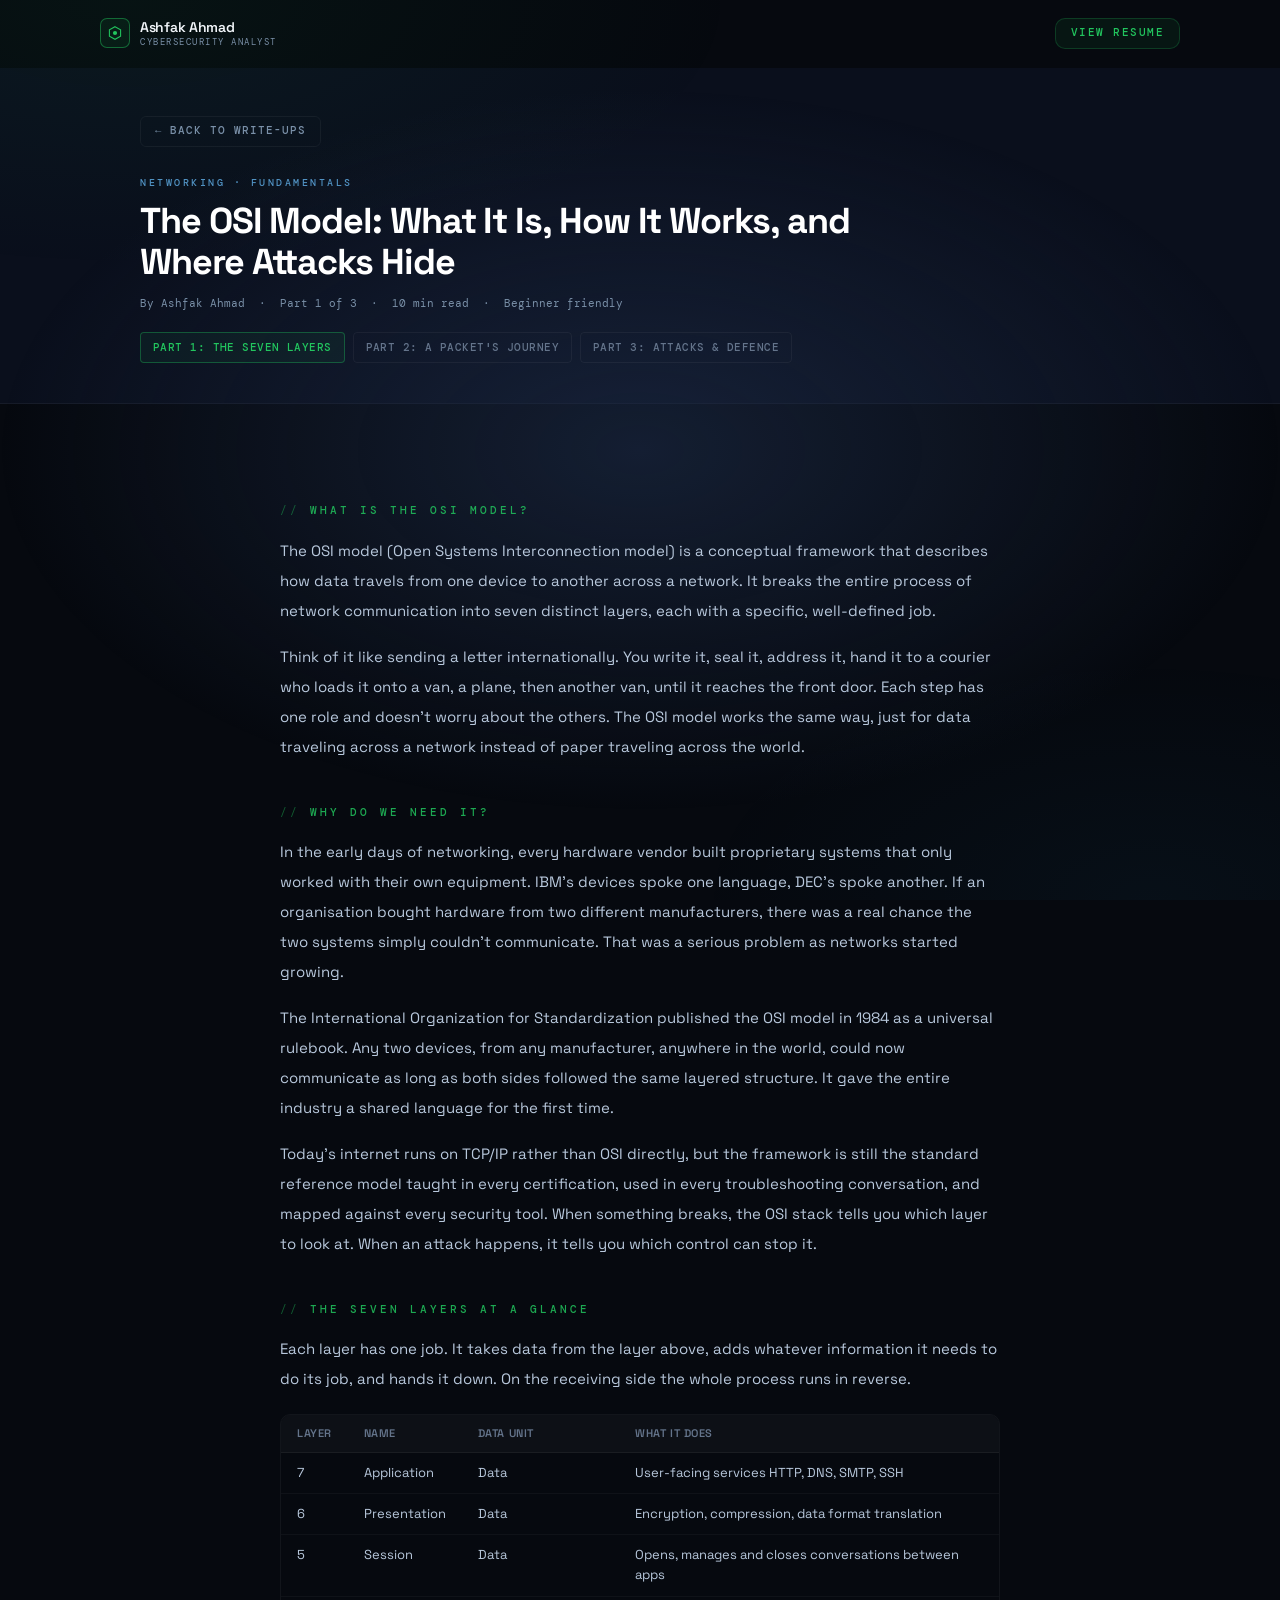
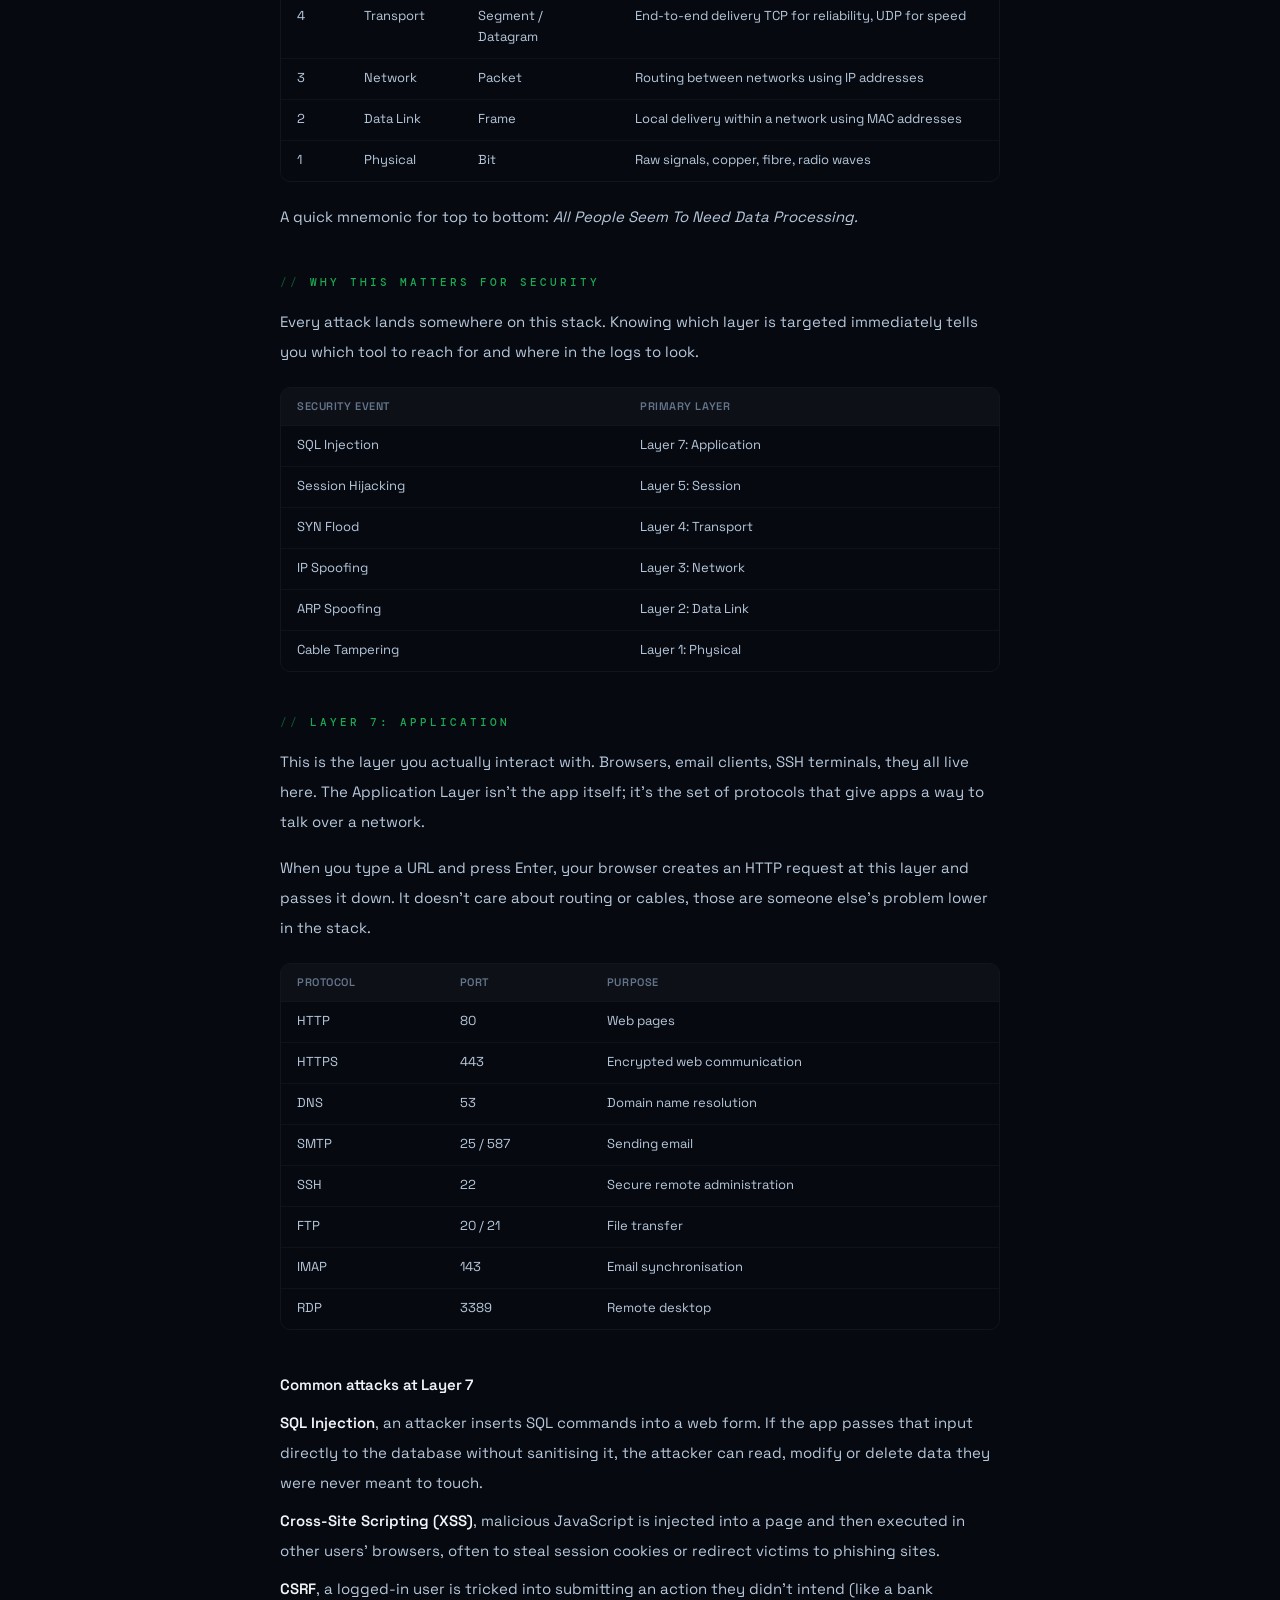
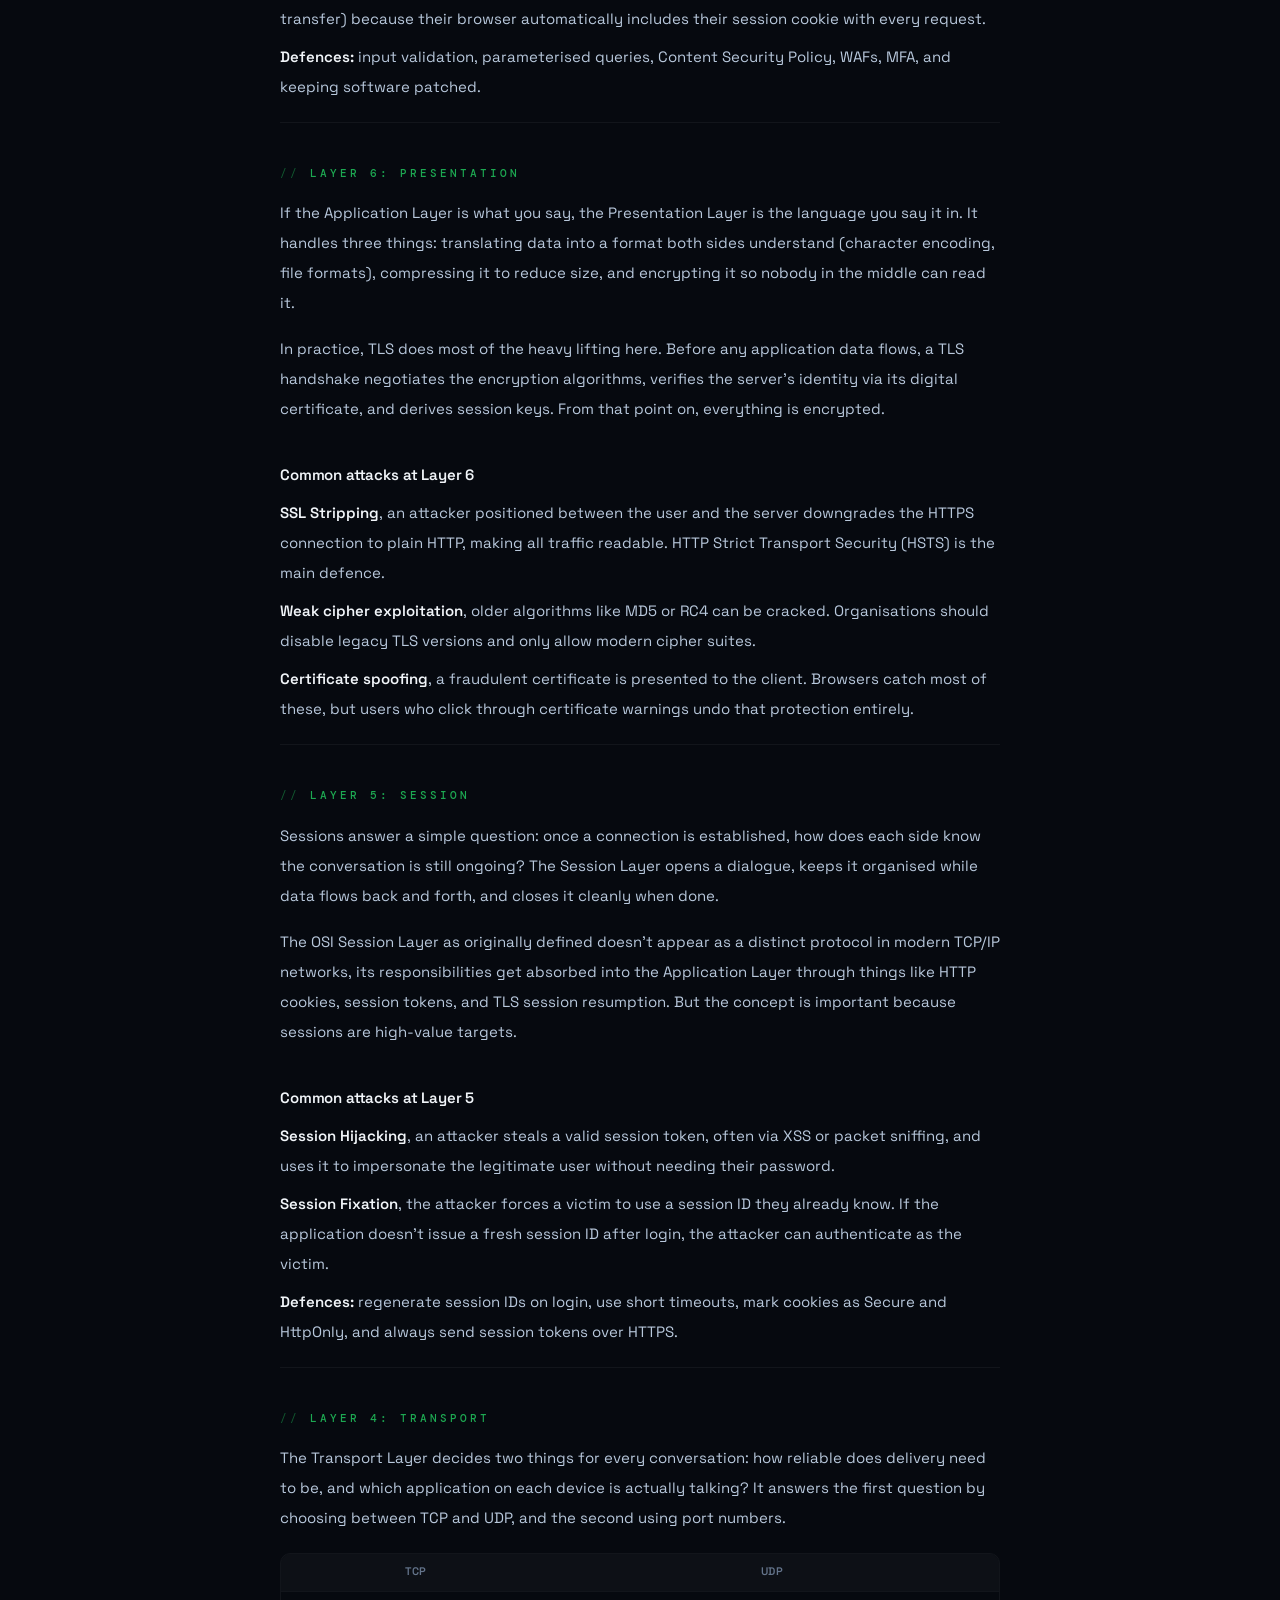
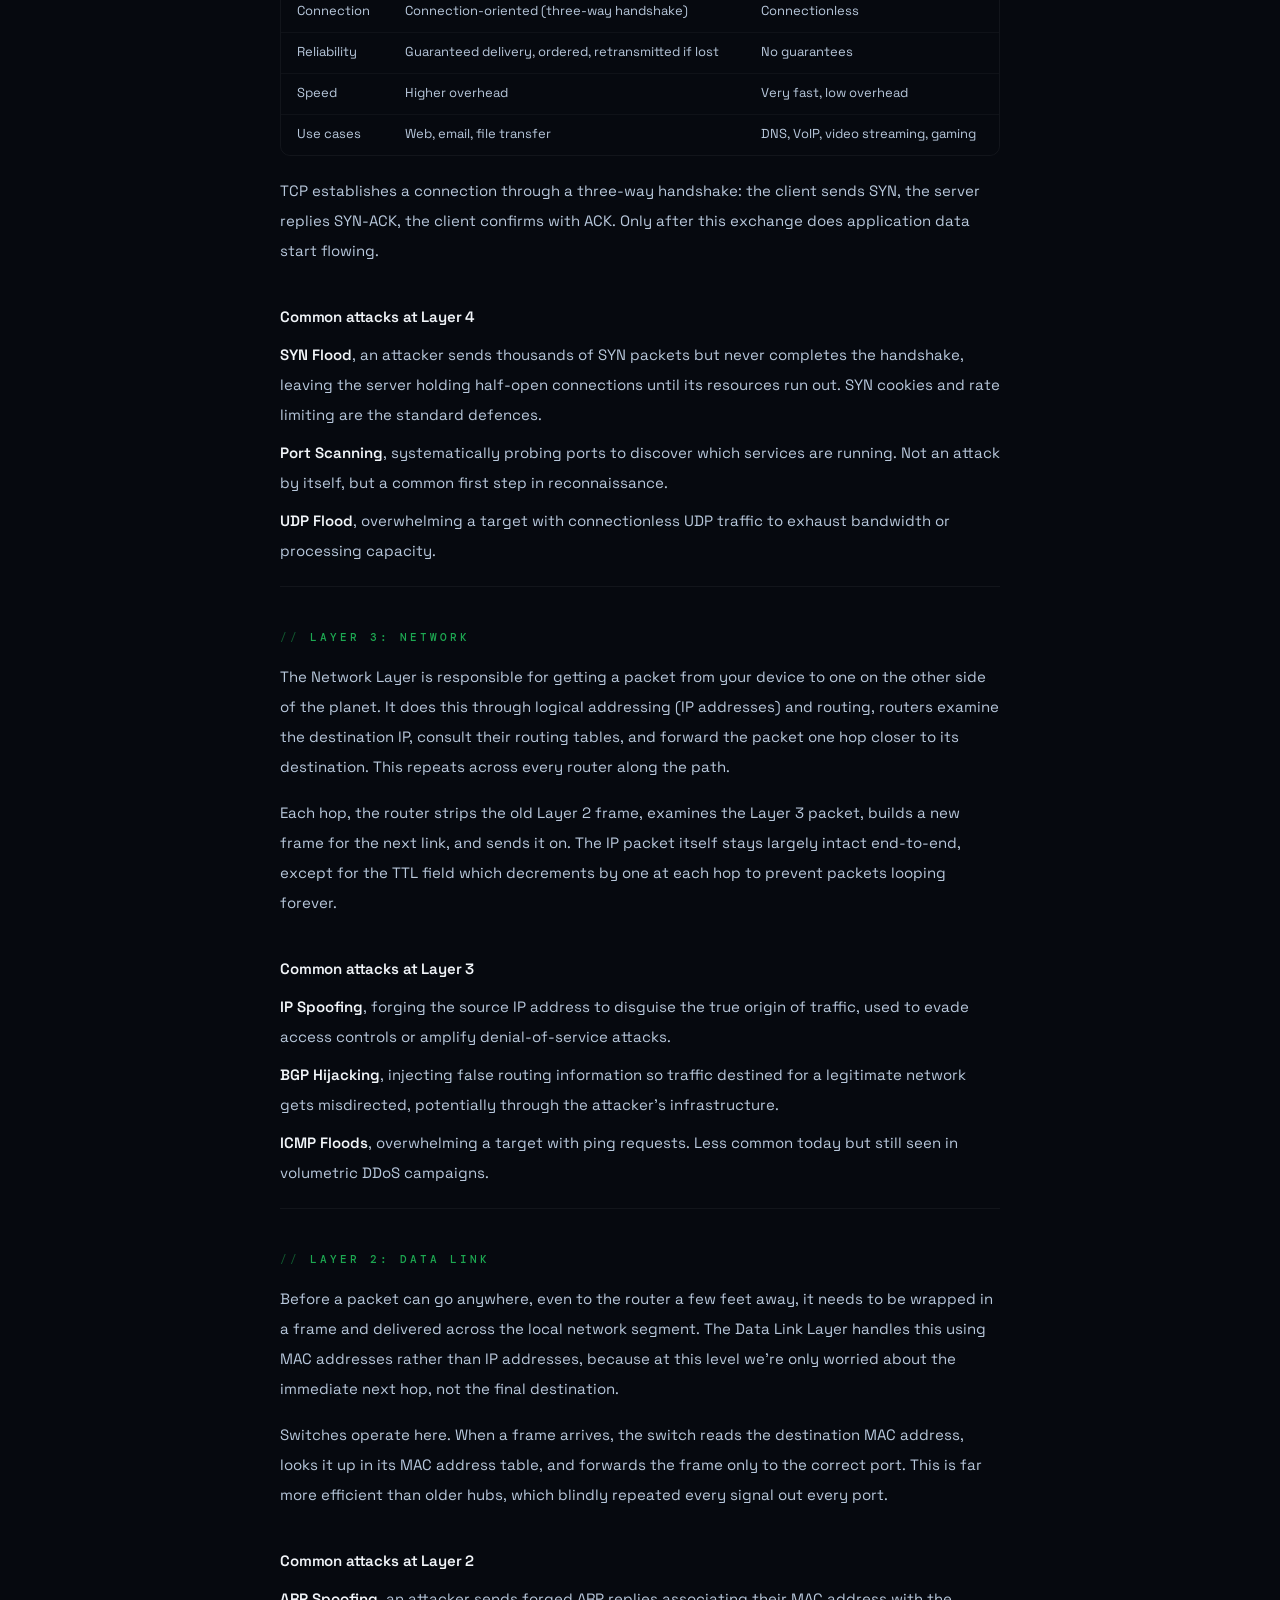
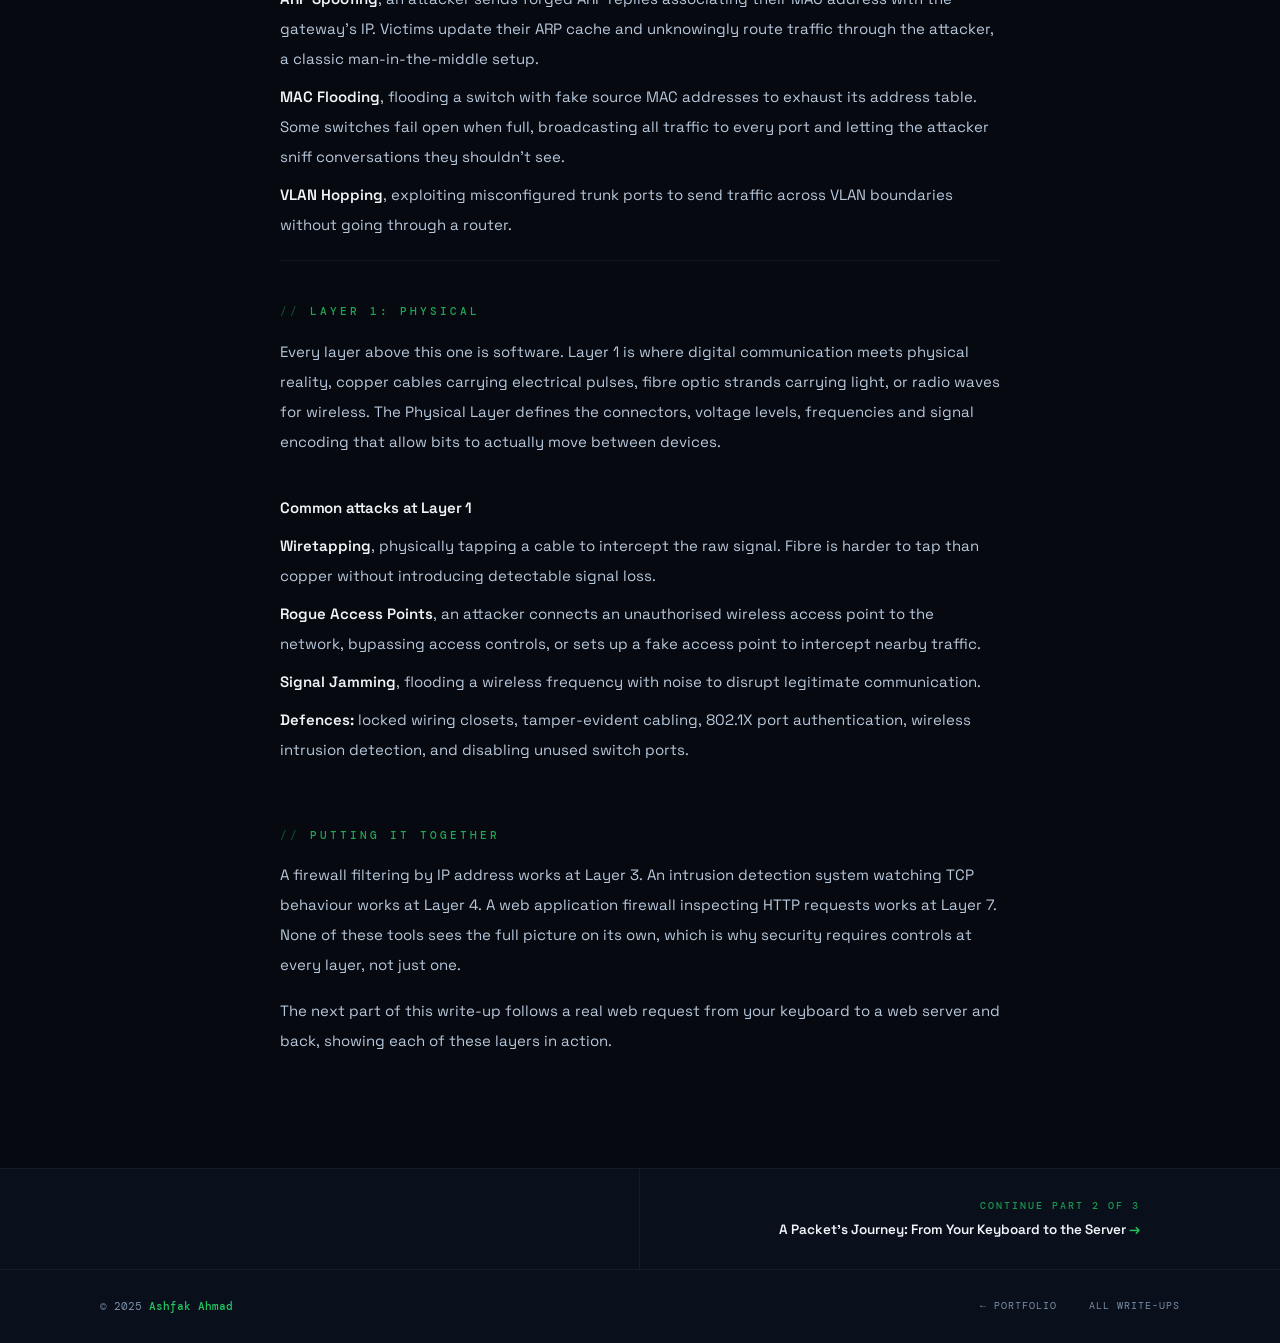
<file: writeups/osi-model.html>
<!DOCTYPE html>
<html lang="en">
<head>
 <meta charset="UTF-8"/>
 <meta name="viewport" content="width=device-width, initial-scale=1.0"/>
 <meta name="description" content="A breakdown of the OSI model, what each layer does, why it exists, and where attacks hide."/>
 <meta name="author" content="Ashfak Ahmad"/>
 <title>The OSI Model Explained - Ashfak Ahmad</title>
 <link rel="stylesheet" href="../assets/css/style.css"/>
</head>
<body class="wup-body">

<nav id="navbar" aria-label="Primary navigation">
 <div class="nav-inner">
 <a class="nav-logo" href="../index.html" aria-label="Back to portfolio home">
 <div class="nav-logo-icon">
 <svg viewBox="0 0 20 20" fill="none" aria-hidden="true"><path d="M10 1L18 5.5V14.5L10 19L2 14.5V5.5L10 1Z" stroke="#22c55e" stroke-width="1.5"/><circle cx="10" cy="10" r="3" fill="#22c55e"/></svg>
 </div>
 <div class="nav-logo-name">Ashfak Ahmad<span>Cybersecurity Analyst</span></div>
 </a>
 <a class="nav-cta" href="../assets/resume/Ashfak_Ahmad_Resume.pdf" target="_blank" rel="noopener noreferrer">View Resume</a>
 </div>
</nav>

<header class="wup-hero">
 <div class="container">
 <a class="wup-back" href="../index.html#writeups">← Back to Write-Ups</a>
 <div class="wup-eyebrow">Networking · Fundamentals</div>
 <h1 class="wup-title">The OSI Model: What It Is, How It Works, and Where Attacks Hide</h1>
 <p class="wup-meta">By Ashfak Ahmad &nbsp;·&nbsp; Part 1 of 3 &nbsp;·&nbsp; 10 min read &nbsp;·&nbsp; Beginner friendly</p>
 <div class="wup-parts">
 <span class="wup-part wup-part-active">Part 1: The Seven Layers</span>
 <a class="wup-part" href="osi-model-journey.html">Part 2: A Packet's Journey</a>
 <a class="wup-part" href="osi-model-security.html">Part 3: Attacks &amp; Defence</a>
 </div>
 </div>
</header>

<main class="wup-article-wrap">
 <div class="container">
 <article class="wup-article">

 <h2>What is the OSI model?</h2>
 <p>The OSI model (Open Systems Interconnection model) is a conceptual framework that describes how data travels from one device to another across a network. It breaks the entire process of network communication into seven distinct layers, each with a specific, well-defined job.</p>
 <p>Think of it like sending a letter internationally. You write it, seal it, address it, hand it to a courier who loads it onto a van, a plane, then another van, until it reaches the front door. Each step has one role and doesn't worry about the others. The OSI model works the same way, just for data traveling across a network instead of paper traveling across the world.</p>

 <h2>Why do we need it?</h2>
 <p>In the early days of networking, every hardware vendor built proprietary systems that only worked with their own equipment. IBM's devices spoke one language, DEC's spoke another. If an organisation bought hardware from two different manufacturers, there was a real chance the two systems simply couldn't communicate. That was a serious problem as networks started growing.</p>
 <p>The International Organization for Standardization published the OSI model in 1984 as a universal rulebook. Any two devices, from any manufacturer, anywhere in the world, could now communicate as long as both sides followed the same layered structure. It gave the entire industry a shared language for the first time.</p>
 <p>Today's internet runs on TCP/IP rather than OSI directly, but the framework is still the standard reference model taught in every certification, used in every troubleshooting conversation, and mapped against every security tool. When something breaks, the OSI stack tells you which layer to look at. When an attack happens, it tells you which control can stop it.</p>

 <h2>The seven layers at a glance</h2>
 <p>Each layer has one job. It takes data from the layer above, adds whatever information it needs to do its job, and hands it down. On the receiving side the whole process runs in reverse.</p>

 <div class="wu-table-wrap">
 <table class="wu-table">
 <thead>
 <tr><th>Layer</th><th>Name</th><th>Data unit</th><th>What it does</th></tr>
 </thead>
 <tbody>
 <tr><td>7</td><td>Application</td><td>Data</td><td>User-facing services HTTP, DNS, SMTP, SSH</td></tr>
 <tr><td>6</td><td>Presentation</td><td>Data</td><td>Encryption, compression, data format translation</td></tr>
 <tr><td>5</td><td>Session</td><td>Data</td><td>Opens, manages and closes conversations between apps</td></tr>
 <tr><td>4</td><td>Transport</td><td>Segment / Datagram</td><td>End-to-end delivery TCP for reliability, UDP for speed</td></tr>
 <tr><td>3</td><td>Network</td><td>Packet</td><td>Routing between networks using IP addresses</td></tr>
 <tr><td>2</td><td>Data Link</td><td>Frame</td><td>Local delivery within a network using MAC addresses</td></tr>
 <tr><td>1</td><td>Physical</td><td>Bit</td><td>Raw signals, copper, fibre, radio waves</td></tr>
 </tbody>
 </table>
 </div>

 <p>A quick mnemonic for top to bottom: <em>All People Seem To Need Data Processing.</em></p>

 <h2>Why this matters for security</h2>
 <p>Every attack lands somewhere on this stack. Knowing which layer is targeted immediately tells you which tool to reach for and where in the logs to look.</p>

 <div class="wu-table-wrap">
 <table class="wu-table">
 <thead>
 <tr><th>Security event</th><th>Primary layer</th></tr>
 </thead>
 <tbody>
 <tr><td>SQL Injection</td><td>Layer 7: Application</td></tr>
 <tr><td>Session Hijacking</td><td>Layer 5: Session</td></tr>
 <tr><td>SYN Flood</td><td>Layer 4: Transport</td></tr>
 <tr><td>IP Spoofing</td><td>Layer 3: Network</td></tr>
 <tr><td>ARP Spoofing</td><td>Layer 2: Data Link</td></tr>
 <tr><td>Cable Tampering</td><td>Layer 1: Physical</td></tr>
 </tbody>
 </table>
 </div>

 <h2>Layer 7: Application</h2>
 <p>This is the layer you actually interact with. Browsers, email clients, SSH terminals, they all live here. The Application Layer isn't the app itself; it's the set of protocols that give apps a way to talk over a network.</p>
 <p>When you type a URL and press Enter, your browser creates an HTTP request at this layer and passes it down. It doesn't care about routing or cables, those are someone else's problem lower in the stack.</p>

 <div class="wu-table-wrap">
 <table class="wu-table">
 <thead>
 <tr><th>Protocol</th><th>Port</th><th>Purpose</th></tr>
 </thead>
 <tbody>
 <tr><td>HTTP</td><td>80</td><td>Web pages</td></tr>
 <tr><td>HTTPS</td><td>443</td><td>Encrypted web communication</td></tr>
 <tr><td>DNS</td><td>53</td><td>Domain name resolution</td></tr>
 <tr><td>SMTP</td><td>25 / 587</td><td>Sending email</td></tr>
 <tr><td>SSH</td><td>22</td><td>Secure remote administration</td></tr>
 <tr><td>FTP</td><td>20 / 21</td><td>File transfer</td></tr>
 <tr><td>IMAP</td><td>143</td><td>Email synchronisation</td></tr>
 <tr><td>RDP</td><td>3389</td><td>Remote desktop</td></tr>
 </tbody>
 </table>
 </div>

 <div class="wu-entry">
 <h3>Common attacks at Layer 7</h3>
 <p><strong>SQL Injection</strong>, an attacker inserts SQL commands into a web form. If the app passes that input directly to the database without sanitising it, the attacker can read, modify or delete data they were never meant to touch.</p>
 <p><strong>Cross-Site Scripting (XSS)</strong>, malicious JavaScript is injected into a page and then executed in other users' browsers, often to steal session cookies or redirect victims to phishing sites.</p>
 <p><strong>CSRF</strong>, a logged-in user is tricked into submitting an action they didn't intend (like a bank transfer) because their browser automatically includes their session cookie with every request.</p>
 <p><strong>Defences:</strong> input validation, parameterised queries, Content Security Policy, WAFs, MFA, and keeping software patched.</p>
 </div>

 <h2>Layer 6: Presentation</h2>
 <p>If the Application Layer is what you say, the Presentation Layer is the language you say it in. It handles three things: translating data into a format both sides understand (character encoding, file formats), compressing it to reduce size, and encrypting it so nobody in the middle can read it.</p>
 <p>In practice, TLS does most of the heavy lifting here. Before any application data flows, a TLS handshake negotiates the encryption algorithms, verifies the server's identity via its digital certificate, and derives session keys. From that point on, everything is encrypted.</p>

 <div class="wu-entry">
 <h3>Common attacks at Layer 6</h3>
 <p><strong>SSL Stripping</strong>, an attacker positioned between the user and the server downgrades the HTTPS connection to plain HTTP, making all traffic readable. HTTP Strict Transport Security (HSTS) is the main defence.</p>
 <p><strong>Weak cipher exploitation</strong>, older algorithms like MD5 or RC4 can be cracked. Organisations should disable legacy TLS versions and only allow modern cipher suites.</p>
 <p><strong>Certificate spoofing</strong>, a fraudulent certificate is presented to the client. Browsers catch most of these, but users who click through certificate warnings undo that protection entirely.</p>
 </div>

 <h2>Layer 5: Session</h2>
 <p>Sessions answer a simple question: once a connection is established, how does each side know the conversation is still ongoing? The Session Layer opens a dialogue, keeps it organised while data flows back and forth, and closes it cleanly when done.</p>
 <p>The OSI Session Layer as originally defined doesn't appear as a distinct protocol in modern TCP/IP networks, its responsibilities get absorbed into the Application Layer through things like HTTP cookies, session tokens, and TLS session resumption. But the concept is important because sessions are high-value targets.</p>

 <div class="wu-entry">
 <h3>Common attacks at Layer 5</h3>
 <p><strong>Session Hijacking</strong>, an attacker steals a valid session token, often via XSS or packet sniffing, and uses it to impersonate the legitimate user without needing their password.</p>
 <p><strong>Session Fixation</strong>, the attacker forces a victim to use a session ID they already know. If the application doesn't issue a fresh session ID after login, the attacker can authenticate as the victim.</p>
 <p><strong>Defences:</strong> regenerate session IDs on login, use short timeouts, mark cookies as Secure and HttpOnly, and always send session tokens over HTTPS.</p>
 </div>

 <h2>Layer 4: Transport</h2>
 <p>The Transport Layer decides two things for every conversation: how reliable does delivery need to be, and which application on each device is actually talking? It answers the first question by choosing between TCP and UDP, and the second using port numbers.</p>

 <div class="wu-table-wrap">
 <table class="wu-table">
 <thead>
 <tr><th></th><th>TCP</th><th>UDP</th></tr>
 </thead>
 <tbody>
 <tr><td>Connection</td><td>Connection-oriented (three-way handshake)</td><td>Connectionless</td></tr>
 <tr><td>Reliability</td><td>Guaranteed delivery, ordered, retransmitted if lost</td><td>No guarantees</td></tr>
 <tr><td>Speed</td><td>Higher overhead</td><td>Very fast, low overhead</td></tr>
 <tr><td>Use cases</td><td>Web, email, file transfer</td><td>DNS, VoIP, video streaming, gaming</td></tr>
 </tbody>
 </table>
 </div>

 <p>TCP establishes a connection through a three-way handshake: the client sends SYN, the server replies SYN-ACK, the client confirms with ACK. Only after this exchange does application data start flowing.</p>

 <div class="wu-entry">
 <h3>Common attacks at Layer 4</h3>
 <p><strong>SYN Flood</strong>, an attacker sends thousands of SYN packets but never completes the handshake, leaving the server holding half-open connections until its resources run out. SYN cookies and rate limiting are the standard defences.</p>
 <p><strong>Port Scanning</strong>, systematically probing ports to discover which services are running. Not an attack by itself, but a common first step in reconnaissance.</p>
 <p><strong>UDP Flood</strong>, overwhelming a target with connectionless UDP traffic to exhaust bandwidth or processing capacity.</p>
 </div>

 <h2>Layer 3: Network</h2>
 <p>The Network Layer is responsible for getting a packet from your device to one on the other side of the planet. It does this through logical addressing (IP addresses) and routing, routers examine the destination IP, consult their routing tables, and forward the packet one hop closer to its destination. This repeats across every router along the path.</p>
 <p>Each hop, the router strips the old Layer 2 frame, examines the Layer 3 packet, builds a new frame for the next link, and sends it on. The IP packet itself stays largely intact end-to-end, except for the TTL field which decrements by one at each hop to prevent packets looping forever.</p>

 <div class="wu-entry">
 <h3>Common attacks at Layer 3</h3>
 <p><strong>IP Spoofing</strong>, forging the source IP address to disguise the true origin of traffic, used to evade access controls or amplify denial-of-service attacks.</p>
 <p><strong>BGP Hijacking</strong>, injecting false routing information so traffic destined for a legitimate network gets misdirected, potentially through the attacker's infrastructure.</p>
 <p><strong>ICMP Floods</strong>, overwhelming a target with ping requests. Less common today but still seen in volumetric DDoS campaigns.</p>
 </div>

 <h2>Layer 2: Data Link</h2>
 <p>Before a packet can go anywhere, even to the router a few feet away, it needs to be wrapped in a frame and delivered across the local network segment. The Data Link Layer handles this using MAC addresses rather than IP addresses, because at this level we're only worried about the immediate next hop, not the final destination.</p>
 <p>Switches operate here. When a frame arrives, the switch reads the destination MAC address, looks it up in its MAC address table, and forwards the frame only to the correct port. This is far more efficient than older hubs, which blindly repeated every signal out every port.</p>

 <div class="wu-entry">
 <h3>Common attacks at Layer 2</h3>
 <p><strong>ARP Spoofing</strong>, an attacker sends forged ARP replies associating their MAC address with the gateway's IP. Victims update their ARP cache and unknowingly route traffic through the attacker, a classic man-in-the-middle setup.</p>
 <p><strong>MAC Flooding</strong>, flooding a switch with fake source MAC addresses to exhaust its address table. Some switches fail open when full, broadcasting all traffic to every port and letting the attacker sniff conversations they shouldn't see.</p>
 <p><strong>VLAN Hopping</strong>, exploiting misconfigured trunk ports to send traffic across VLAN boundaries without going through a router.</p>
 </div>

 <h2>Layer 1: Physical</h2>
 <p>Every layer above this one is software. Layer 1 is where digital communication meets physical reality, copper cables carrying electrical pulses, fibre optic strands carrying light, or radio waves for wireless. The Physical Layer defines the connectors, voltage levels, frequencies and signal encoding that allow bits to actually move between devices.</p>

 <div class="wu-entry">
 <h3>Common attacks at Layer 1</h3>
 <p><strong>Wiretapping</strong>, physically tapping a cable to intercept the raw signal. Fibre is harder to tap than copper without introducing detectable signal loss.</p>
 <p><strong>Rogue Access Points</strong>, an attacker connects an unauthorised wireless access point to the network, bypassing access controls, or sets up a fake access point to intercept nearby traffic.</p>
 <p><strong>Signal Jamming</strong>, flooding a wireless frequency with noise to disrupt legitimate communication.</p>
 <p><strong>Defences:</strong> locked wiring closets, tamper-evident cabling, 802.1X port authentication, wireless intrusion detection, and disabling unused switch ports.</p>
 </div>

 <h2>Putting it together</h2>
 <p>A firewall filtering by IP address works at Layer 3. An intrusion detection system watching TCP behaviour works at Layer 4. A web application firewall inspecting HTTP requests works at Layer 7. None of these tools sees the full picture on its own, which is why security requires controls at every layer, not just one.</p>
 <p>The next part of this write-up follows a real web request from your keyboard to a web server and back, showing each of these layers in action.</p>

 </article>
 </div>
</main>

<nav class="wu-page-nav" aria-label="Write-up navigation">
 <div class="wu-nav-inner">
 <div class="wu-nav-prev wu-nav-empty"></div>
 <a class="wu-nav-btn wu-nav-next" href="osi-model-journey.html">
 <span class="wu-nav-label">Continue Part 2 of 3</span>
 <span class="wu-nav-title">A Packet's Journey: From Your Keyboard to the Server <span class="wu-nav-arrow">→</span></span>
 </a>
 </div>
</nav>

<footer>
 <div class="footer-inner">
 <small class="footer-left">© 2025 <b>Ashfak Ahmad</b></small>
 <nav class="footer-links" aria-label="Footer navigation">
 <a class="footer-link" href="../index.html">← Portfolio</a>
 <a class="footer-link" href="../index.html#writeups">All Write-Ups</a>
 </nav>
 </div>
</footer>

<script src="../assets/js/main.js"></script>
</body>
</html>
</file>
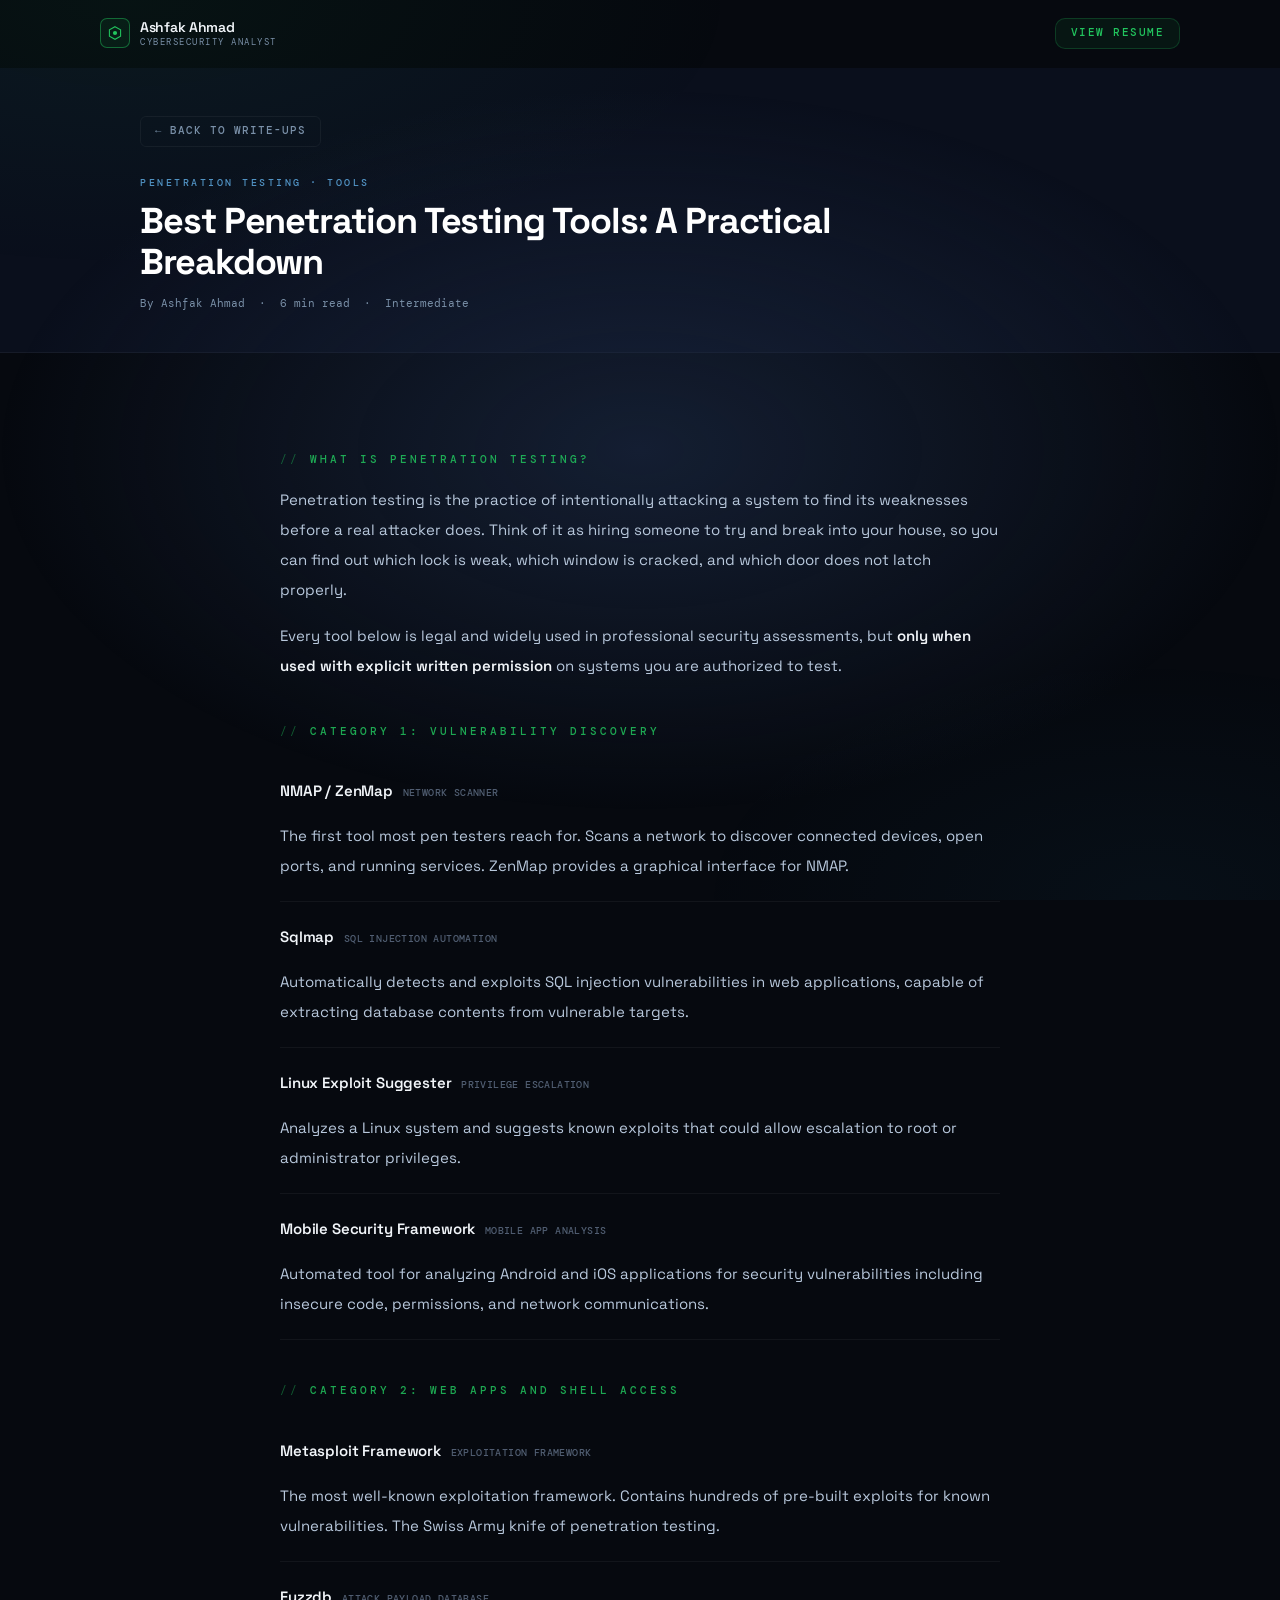
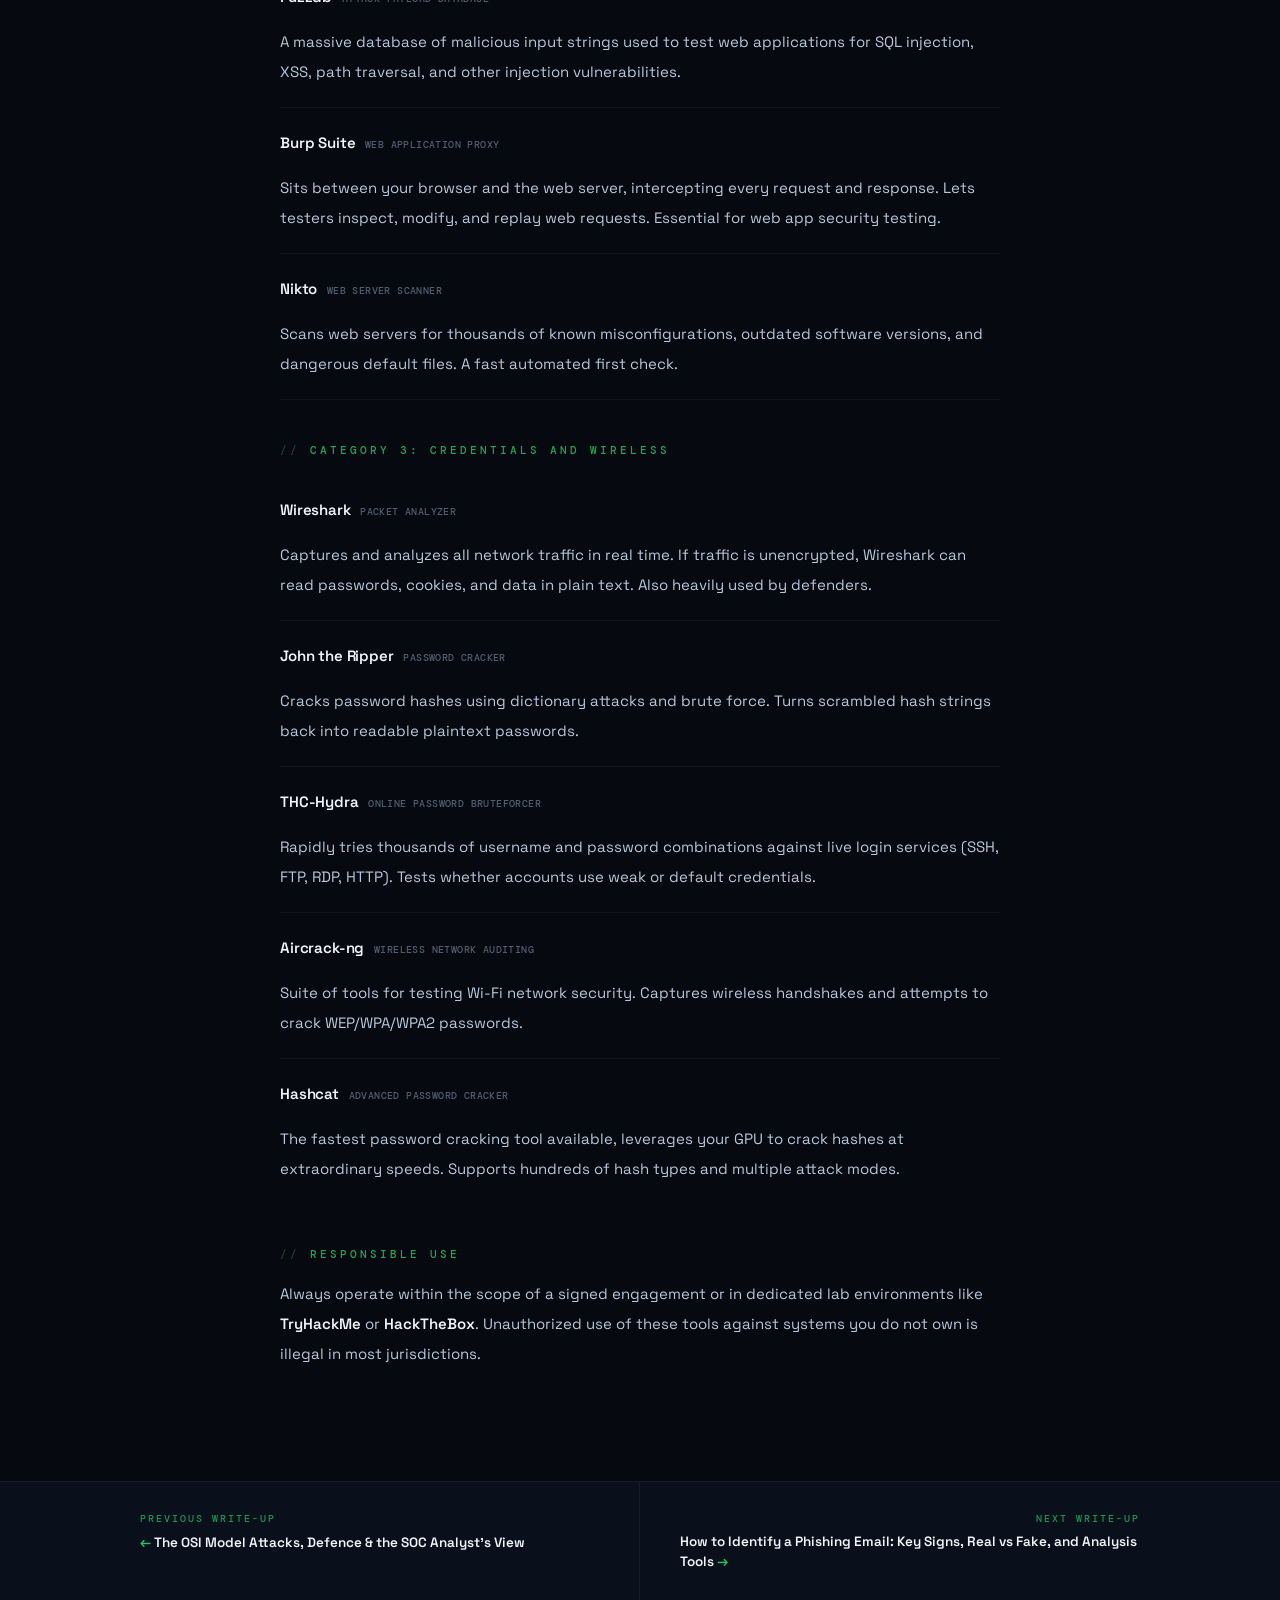
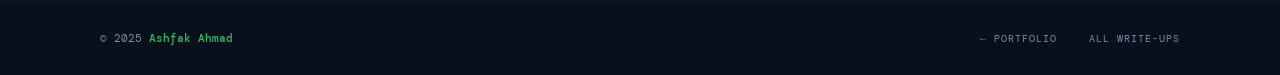
<file: writeups/pentest-tools.html>
<!DOCTYPE html>
<html lang="en">
<head>
 <meta charset="UTF-8"/>
 <meta name="viewport" content="width=device-width, initial-scale=1.0"/>
 <meta name="description" content="A practical guide to the 13 most widely used penetration testing tools."/>
 <meta name="author" content="Ashfak Ahmad"/>
 <title>Best Penetration Testing Tools - Ashfak Ahmad</title>
 <link rel="stylesheet" href="../assets/css/style.css"/>
</head>
<body class="wup-body">

<nav id="navbar" aria-label="Primary navigation">
 <div class="nav-inner">
 <a class="nav-logo" href="../index.html" aria-label="Back to portfolio home">
 <div class="nav-logo-icon">
 <svg viewBox="0 0 20 20" fill="none" aria-hidden="true"><path d="M10 1L18 5.5V14.5L10 19L2 14.5V5.5L10 1Z" stroke="#22c55e" stroke-width="1.5"/><circle cx="10" cy="10" r="3" fill="#22c55e"/></svg>
 </div>
 <div class="nav-logo-name">Ashfak Ahmad<span>Cybersecurity Analyst</span></div>
 </a>
 <a class="nav-cta" href="../assets/resume/Ashfak_Ahmad_Resume.pdf" target="_blank" rel="noopener noreferrer">View Resume</a>
 </div>
</nav>

<header class="wup-hero">
 <div class="container">
 <a class="wup-back" href="../index.html#writeups">← Back to Write-Ups</a>
 <div class="wup-eyebrow">Penetration Testing · Tools</div>
 <h1 class="wup-title">Best Penetration Testing Tools: A Practical Breakdown</h1>
 <p class="wup-meta">By Ashfak Ahmad &nbsp;·&nbsp; 6 min read &nbsp;·&nbsp; Intermediate</p>
 </div>
</header>

<main class="wup-article-wrap">
 <div class="container">
 <article class="wup-article">

 <h2>What is Penetration Testing?</h2>
 <p>Penetration testing is the practice of intentionally attacking a system to find its weaknesses before a real attacker does. Think of it as hiring someone to try and break into your house, so you can find out which lock is weak, which window is cracked, and which door does not latch properly.</p>
 <p>Every tool below is legal and widely used in professional security assessments, but <strong>only when used with explicit written permission</strong> on systems you are authorized to test.</p>

 <h2>Category 1: Vulnerability Discovery</h2>

 <div class="wu-entry">
 <h3>NMAP / ZenMap <span class="wu-tag">Network Scanner</span></h3>
 <p>The first tool most pen testers reach for. Scans a network to discover connected devices, open ports, and running services. ZenMap provides a graphical interface for NMAP.</p>
 </div>

 <div class="wu-entry">
 <h3>Sqlmap <span class="wu-tag">SQL Injection Automation</span></h3>
 <p>Automatically detects and exploits SQL injection vulnerabilities in web applications, capable of extracting database contents from vulnerable targets.</p>
 </div>

 <div class="wu-entry">
 <h3>Linux Exploit Suggester <span class="wu-tag">Privilege Escalation</span></h3>
 <p>Analyzes a Linux system and suggests known exploits that could allow escalation to root or administrator privileges.</p>
 </div>

 <div class="wu-entry">
 <h3>Mobile Security Framework <span class="wu-tag">Mobile App Analysis</span></h3>
 <p>Automated tool for analyzing Android and iOS applications for security vulnerabilities including insecure code, permissions, and network communications.</p>
 </div>

 <h2>Category 2: Web Apps and Shell Access</h2>

 <div class="wu-entry">
 <h3>Metasploit Framework <span class="wu-tag">Exploitation Framework</span></h3>
 <p>The most well-known exploitation framework. Contains hundreds of pre-built exploits for known vulnerabilities. The Swiss Army knife of penetration testing.</p>
 </div>

 <div class="wu-entry">
 <h3>Fuzzdb <span class="wu-tag">Attack Payload Database</span></h3>
 <p>A massive database of malicious input strings used to test web applications for SQL injection, XSS, path traversal, and other injection vulnerabilities.</p>
 </div>

 <div class="wu-entry">
 <h3>Burp Suite <span class="wu-tag">Web Application Proxy</span></h3>
 <p>Sits between your browser and the web server, intercepting every request and response. Lets testers inspect, modify, and replay web requests. Essential for web app security testing.</p>
 </div>

 <div class="wu-entry">
 <h3>Nikto <span class="wu-tag">Web Server Scanner</span></h3>
 <p>Scans web servers for thousands of known misconfigurations, outdated software versions, and dangerous default files. A fast automated first check.</p>
 </div>

 <h2>Category 3: Credentials and Wireless</h2>

 <div class="wu-entry">
 <h3>Wireshark <span class="wu-tag">Packet Analyzer</span></h3>
 <p>Captures and analyzes all network traffic in real time. If traffic is unencrypted, Wireshark can read passwords, cookies, and data in plain text. Also heavily used by defenders.</p>
 </div>

 <div class="wu-entry">
 <h3>John the Ripper <span class="wu-tag">Password Cracker</span></h3>
 <p>Cracks password hashes using dictionary attacks and brute force. Turns scrambled hash strings back into readable plaintext passwords.</p>
 </div>

 <div class="wu-entry">
 <h3>THC-Hydra <span class="wu-tag">Online Password Bruteforcer</span></h3>
 <p>Rapidly tries thousands of username and password combinations against live login services (SSH, FTP, RDP, HTTP). Tests whether accounts use weak or default credentials.</p>
 </div>

 <div class="wu-entry">
 <h3>Aircrack-ng <span class="wu-tag">Wireless Network Auditing</span></h3>
 <p>Suite of tools for testing Wi-Fi network security. Captures wireless handshakes and attempts to crack WEP/WPA/WPA2 passwords.</p>
 </div>

 <div class="wu-entry">
 <h3>Hashcat <span class="wu-tag">Advanced Password Cracker</span></h3>
 <p>The fastest password cracking tool available, leverages your GPU to crack hashes at extraordinary speeds. Supports hundreds of hash types and multiple attack modes.</p>
 </div>

 <h2>Responsible Use</h2>
 <p>Always operate within the scope of a signed engagement or in dedicated lab environments like <strong>TryHackMe</strong> or <strong>HackTheBox</strong>. Unauthorized use of these tools against systems you do not own is illegal in most jurisdictions.</p>

 </article>
 </div>
</main>

<nav class="wu-page-nav" aria-label="Write-up navigation">
 <div class="wu-nav-inner">
 <a class="wu-nav-btn wu-nav-prev" href="osi-model-security.html">
 <span class="wu-nav-label">Previous Write-Up</span>
 <span class="wu-nav-title"><span class="wu-nav-arrow">←</span> The OSI Model Attacks, Defence &amp; the SOC Analyst's View</span>
 </a>
 <a class="wu-nav-btn wu-nav-next" href="phishing-email.html">
 <span class="wu-nav-label">Next Write-Up</span>
 <span class="wu-nav-title">How to Identify a Phishing Email: Key Signs, Real vs Fake, and Analysis Tools <span class="wu-nav-arrow">→</span></span>
 </a>
 </div>
</nav>

<footer>
 <div class="footer-inner">
 <small class="footer-left">© 2025 <b>Ashfak Ahmad</b></small>
 <nav class="footer-links" aria-label="Footer navigation">
 <a class="footer-link" href="../index.html">← Portfolio</a>
 <a class="footer-link" href="../index.html#writeups">All Write-Ups</a>
 </nav>
 </div>
</footer>

<script src="../assets/js/main.js"></script>
</body>
</html>
</file>
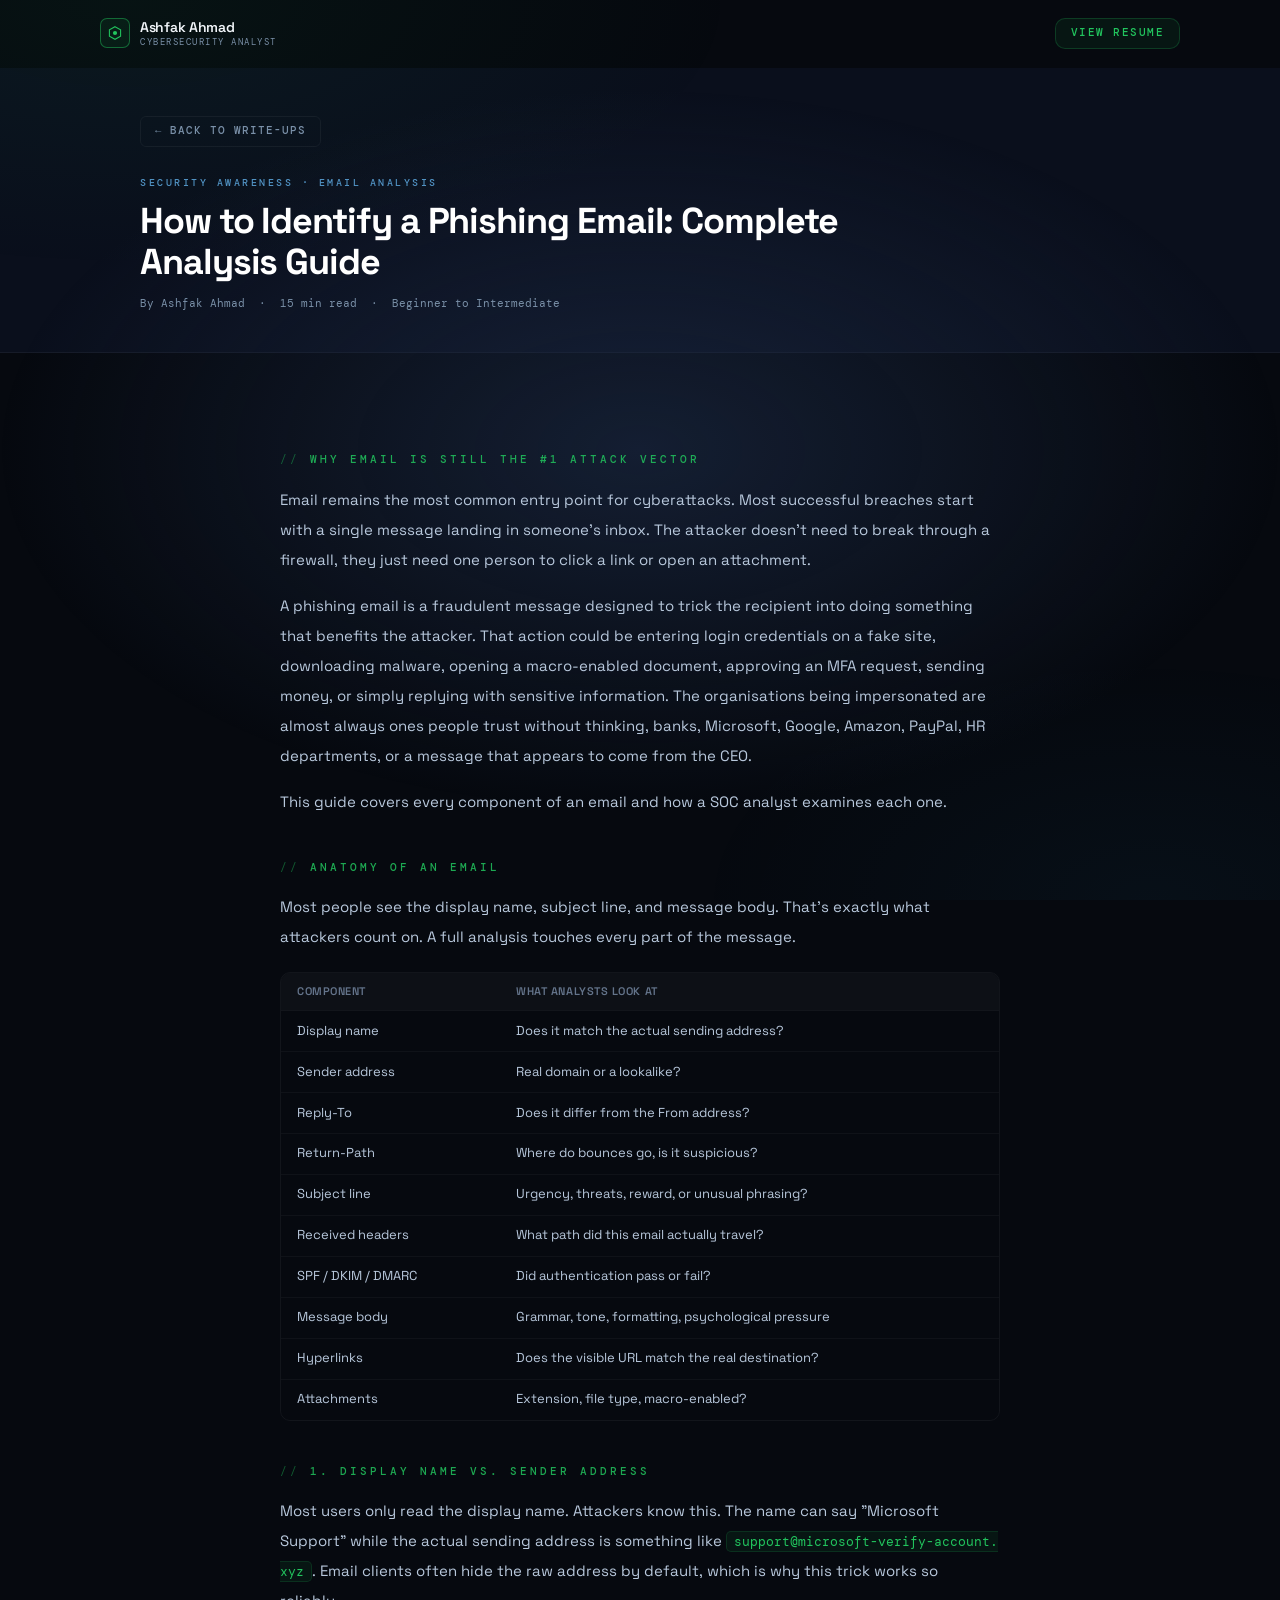
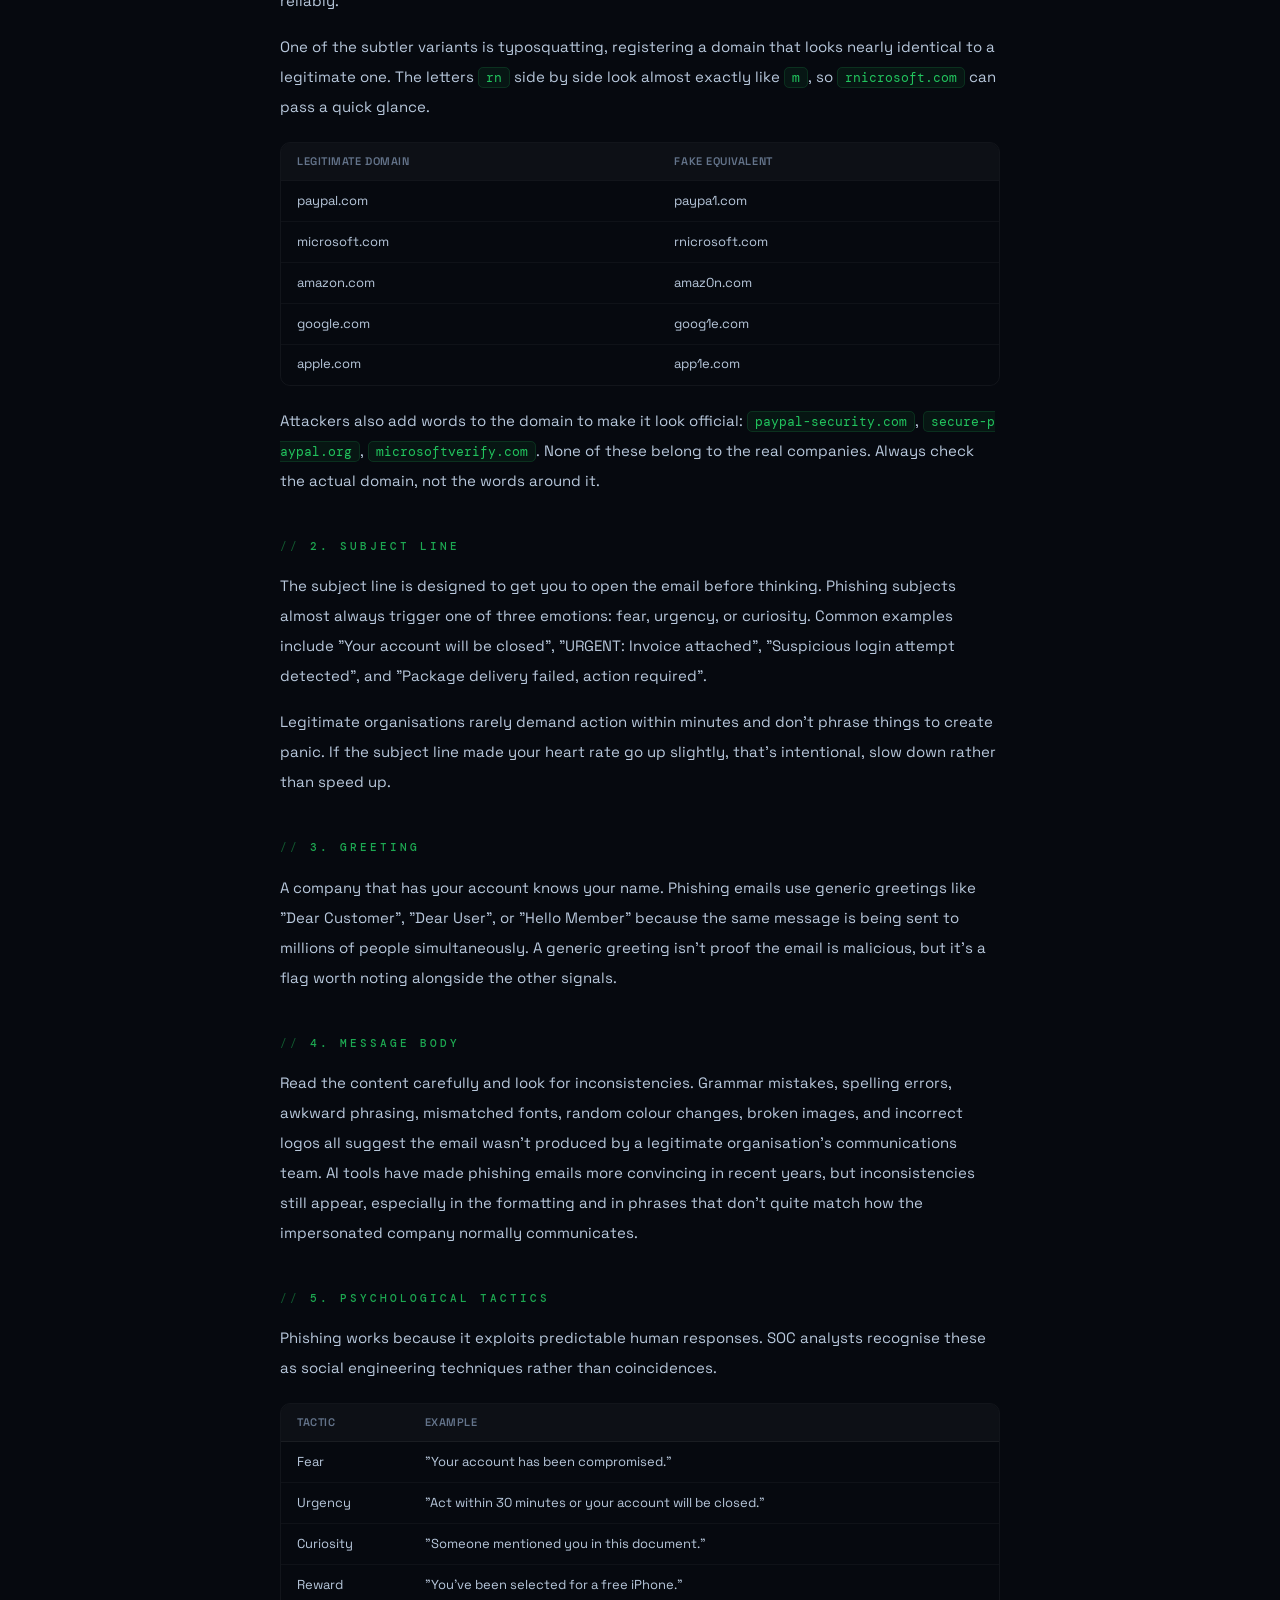
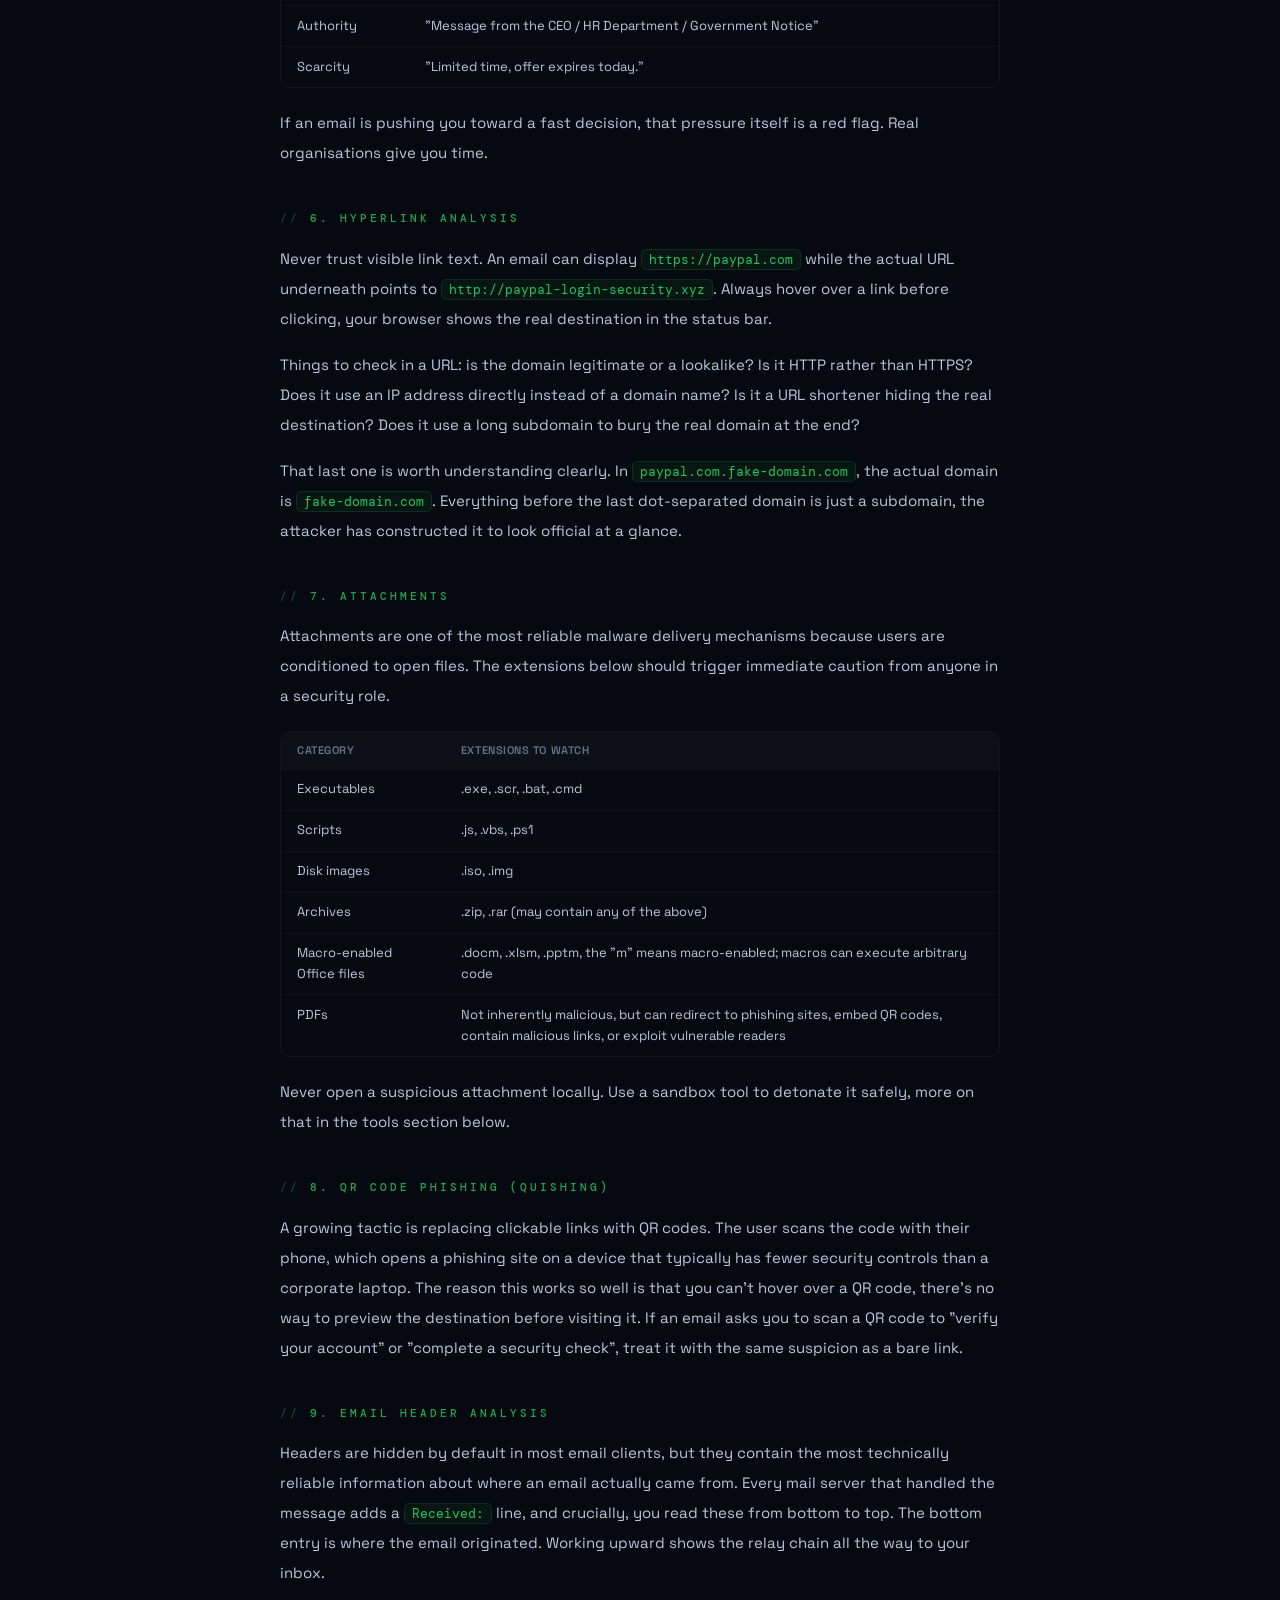
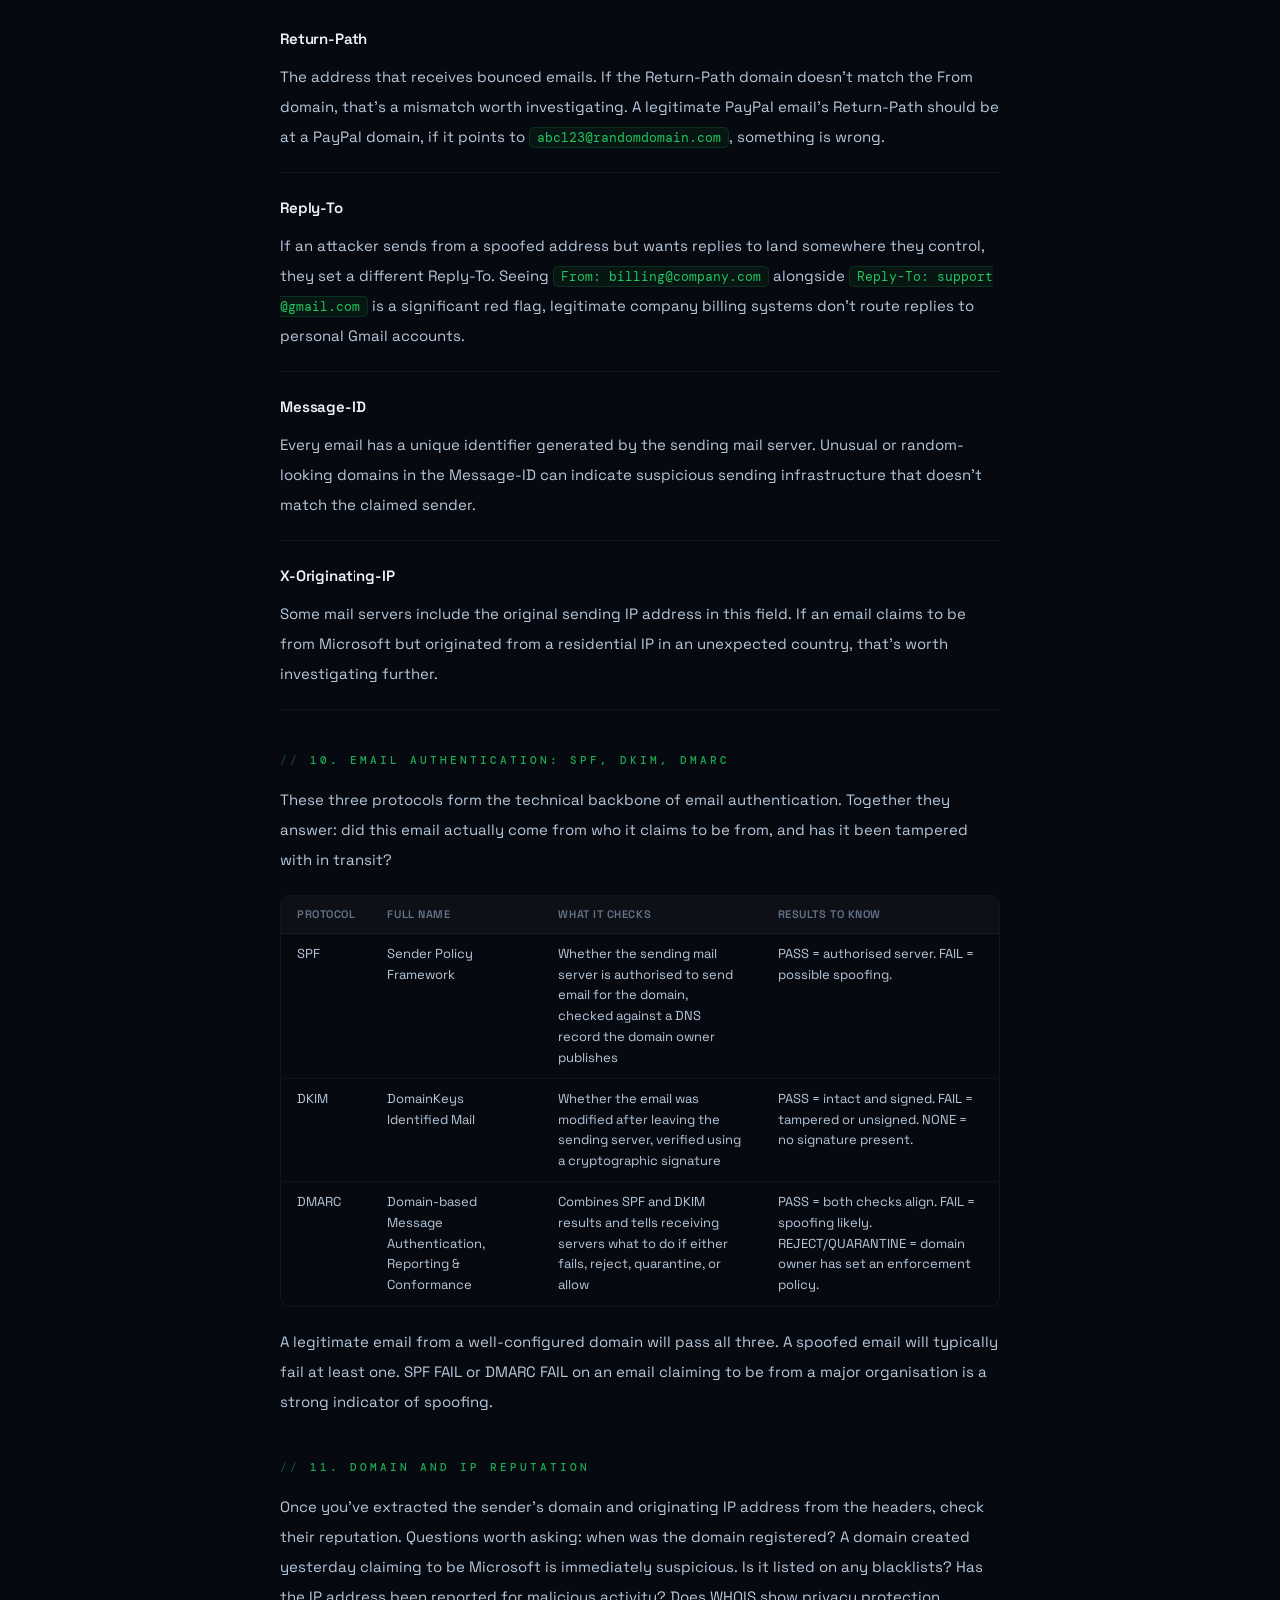
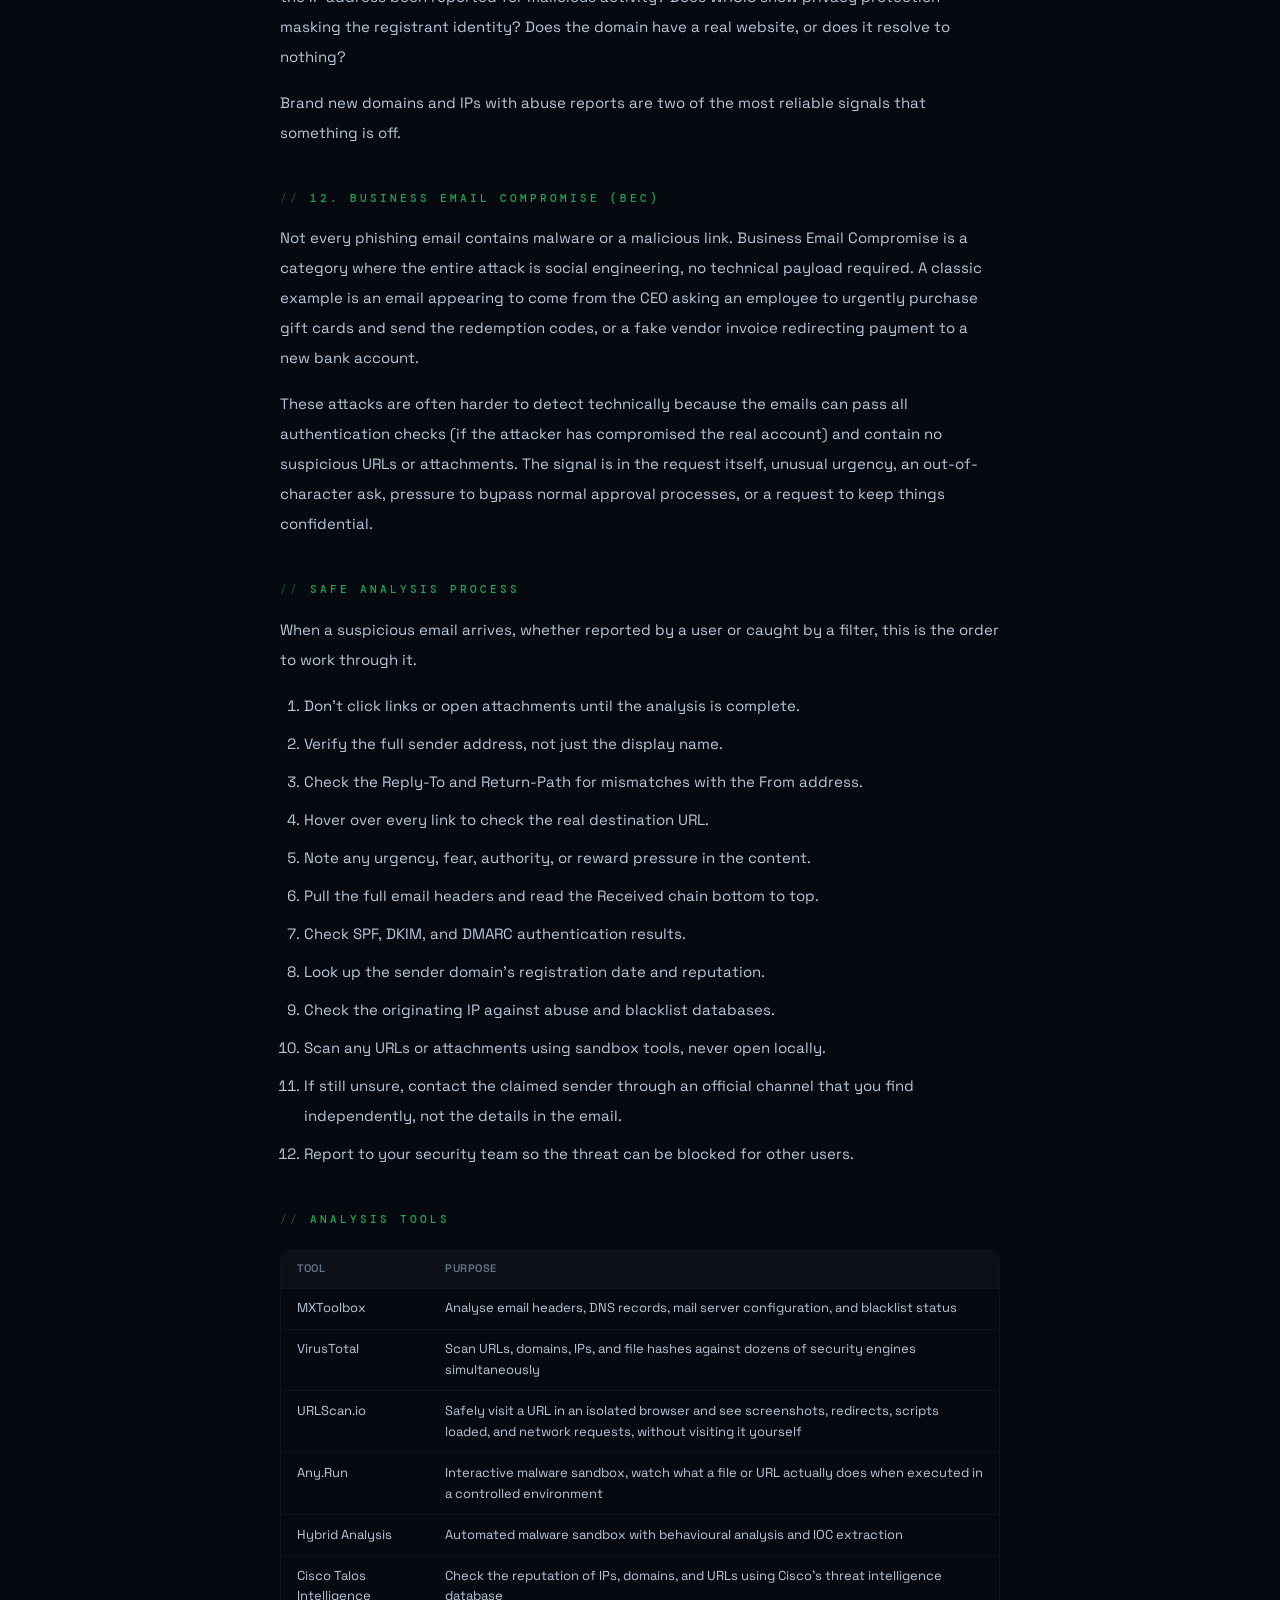
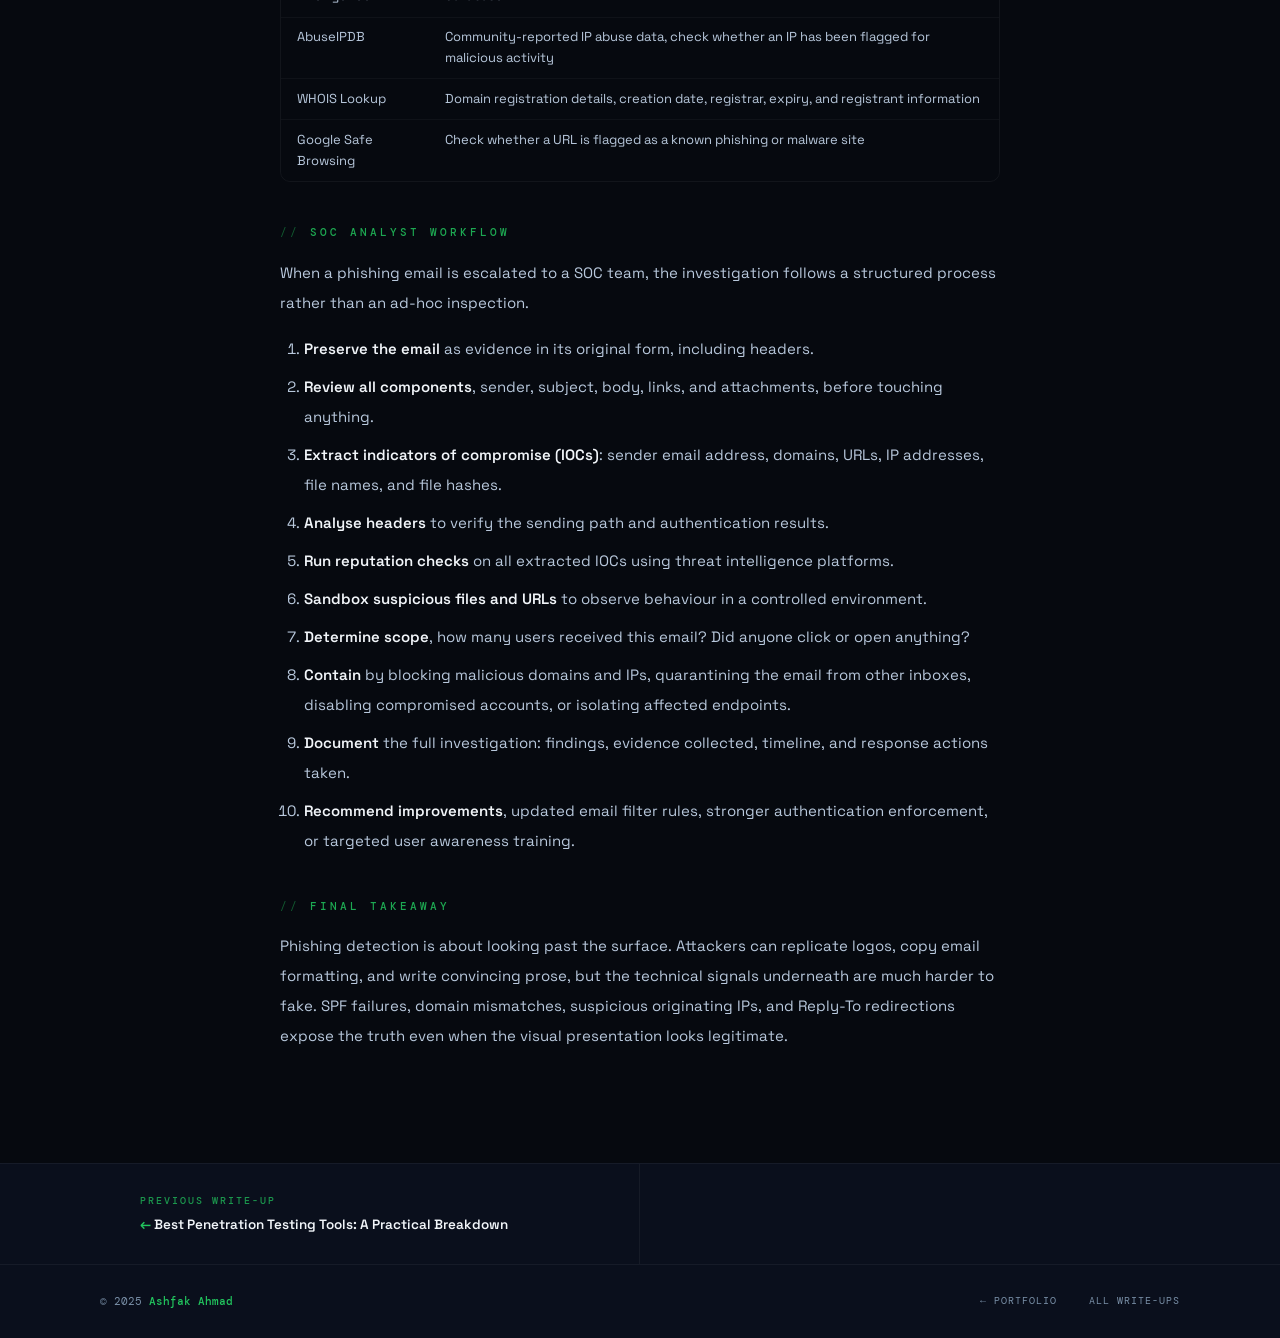
<file: writeups/phishing-email.html>
<!DOCTYPE html>
<html lang="en">
<head>
 <meta charset="UTF-8"/>
 <meta name="viewport" content="width=device-width, initial-scale=1.0"/>
 <meta name="description" content="How to identify and analyse a phishing email, a complete guide covering headers, SPF/DKIM/DMARC, attachments, and the SOC analyst workflow."/>
 <meta name="author" content="Ashfak Ahmad"/>
 <title>How to Identify a Phishing Email - Ashfak Ahmad</title>
 <link rel="stylesheet" href="../assets/css/style.css"/>
</head>
<body class="wup-body">

<nav id="navbar" aria-label="Primary navigation">
 <div class="nav-inner">
 <a class="nav-logo" href="../index.html" aria-label="Back to portfolio home">
 <div class="nav-logo-icon">
 <svg viewBox="0 0 20 20" fill="none" aria-hidden="true"><path d="M10 1L18 5.5V14.5L10 19L2 14.5V5.5L10 1Z" stroke="#22c55e" stroke-width="1.5"/><circle cx="10" cy="10" r="3" fill="#22c55e"/></svg>
 </div>
 <div class="nav-logo-name">Ashfak Ahmad<span>Cybersecurity Analyst</span></div>
 </a>
 <a class="nav-cta" href="../assets/resume/Ashfak_Ahmad_Resume.pdf" target="_blank" rel="noopener noreferrer">View Resume</a>
 </div>
</nav>

<header class="wup-hero">
 <div class="container">
 <a class="wup-back" href="../index.html#writeups">← Back to Write-Ups</a>
 <div class="wup-eyebrow">Security Awareness · Email Analysis</div>
 <h1 class="wup-title">How to Identify a Phishing Email: Complete Analysis Guide</h1>
 <p class="wup-meta">By Ashfak Ahmad &nbsp;·&nbsp; 15 min read &nbsp;·&nbsp; Beginner to Intermediate</p>
 </div>
</header>

<main class="wup-article-wrap">
 <div class="container">
 <article class="wup-article">

 <h2>Why email is still the #1 attack vector</h2>
 <p>Email remains the most common entry point for cyberattacks. Most successful breaches start with a single message landing in someone's inbox. The attacker doesn't need to break through a firewall, they just need one person to click a link or open an attachment.</p>
 <p>A phishing email is a fraudulent message designed to trick the recipient into doing something that benefits the attacker. That action could be entering login credentials on a fake site, downloading malware, opening a macro-enabled document, approving an MFA request, sending money, or simply replying with sensitive information. The organisations being impersonated are almost always ones people trust without thinking, banks, Microsoft, Google, Amazon, PayPal, HR departments, or a message that appears to come from the CEO.</p>
 <p>This guide covers every component of an email and how a SOC analyst examines each one.</p>

 <h2>Anatomy of an email</h2>
 <p>Most people see the display name, subject line, and message body. That's exactly what attackers count on. A full analysis touches every part of the message.</p>

 <div class="wu-table-wrap">
 <table class="wu-table">
 <thead>
 <tr><th>Component</th><th>What analysts look at</th></tr>
 </thead>
 <tbody>
 <tr><td>Display name</td><td>Does it match the actual sending address?</td></tr>
 <tr><td>Sender address</td><td>Real domain or a lookalike?</td></tr>
 <tr><td>Reply-To</td><td>Does it differ from the From address?</td></tr>
 <tr><td>Return-Path</td><td>Where do bounces go, is it suspicious?</td></tr>
 <tr><td>Subject line</td><td>Urgency, threats, reward, or unusual phrasing?</td></tr>
 <tr><td>Received headers</td><td>What path did this email actually travel?</td></tr>
 <tr><td>SPF / DKIM / DMARC</td><td>Did authentication pass or fail?</td></tr>
 <tr><td>Message body</td><td>Grammar, tone, formatting, psychological pressure</td></tr>
 <tr><td>Hyperlinks</td><td>Does the visible URL match the real destination?</td></tr>
 <tr><td>Attachments</td><td>Extension, file type, macro-enabled?</td></tr>
 </tbody>
 </table>
 </div>

 <h2>1. Display name vs. sender address</h2>
 <p>Most users only read the display name. Attackers know this. The name can say "Microsoft Support" while the actual sending address is something like <code>support@microsoft-verify-account.xyz</code>. Email clients often hide the raw address by default, which is why this trick works so reliably.</p>
 <p>One of the subtler variants is typosquatting, registering a domain that looks nearly identical to a legitimate one. The letters <code>rn</code> side by side look almost exactly like <code>m</code>, so <code>rnicrosoft.com</code> can pass a quick glance.</p>

 <div class="wu-table-wrap">
 <table class="wu-table">
 <thead>
 <tr><th>Legitimate domain</th><th>Fake equivalent</th></tr>
 </thead>
 <tbody>
 <tr><td>paypal.com</td><td>paypa1.com</td></tr>
 <tr><td>microsoft.com</td><td>rnicrosoft.com</td></tr>
 <tr><td>amazon.com</td><td>amaz0n.com</td></tr>
 <tr><td>google.com</td><td>goog1e.com</td></tr>
 <tr><td>apple.com</td><td>app1e.com</td></tr>
 </tbody>
 </table>
 </div>

 <p>Attackers also add words to the domain to make it look official: <code>paypal-security.com</code>, <code>secure-paypal.org</code>, <code>microsoftverify.com</code>. None of these belong to the real companies. Always check the actual domain, not the words around it.</p>

 <h2>2. Subject line</h2>
 <p>The subject line is designed to get you to open the email before thinking. Phishing subjects almost always trigger one of three emotions: fear, urgency, or curiosity. Common examples include "Your account will be closed", "URGENT: Invoice attached", "Suspicious login attempt detected", and "Package delivery failed, action required".</p>
 <p>Legitimate organisations rarely demand action within minutes and don't phrase things to create panic. If the subject line made your heart rate go up slightly, that's intentional, slow down rather than speed up.</p>

 <h2>3. Greeting</h2>
 <p>A company that has your account knows your name. Phishing emails use generic greetings like "Dear Customer", "Dear User", or "Hello Member" because the same message is being sent to millions of people simultaneously. A generic greeting isn't proof the email is malicious, but it's a flag worth noting alongside the other signals.</p>

 <h2>4. Message body</h2>
 <p>Read the content carefully and look for inconsistencies. Grammar mistakes, spelling errors, awkward phrasing, mismatched fonts, random colour changes, broken images, and incorrect logos all suggest the email wasn't produced by a legitimate organisation's communications team. AI tools have made phishing emails more convincing in recent years, but inconsistencies still appear, especially in the formatting and in phrases that don't quite match how the impersonated company normally communicates.</p>

 <h2>5. Psychological tactics</h2>
 <p>Phishing works because it exploits predictable human responses. SOC analysts recognise these as social engineering techniques rather than coincidences.</p>

 <div class="wu-table-wrap">
 <table class="wu-table">
 <thead>
 <tr><th>Tactic</th><th>Example</th></tr>
 </thead>
 <tbody>
 <tr><td>Fear</td><td>"Your account has been compromised."</td></tr>
 <tr><td>Urgency</td><td>"Act within 30 minutes or your account will be closed."</td></tr>
 <tr><td>Curiosity</td><td>"Someone mentioned you in this document."</td></tr>
 <tr><td>Reward</td><td>"You've been selected for a free iPhone."</td></tr>
 <tr><td>Authority</td><td>"Message from the CEO / HR Department / Government Notice"</td></tr>
 <tr><td>Scarcity</td><td>"Limited time, offer expires today."</td></tr>
 </tbody>
 </table>
 </div>

 <p>If an email is pushing you toward a fast decision, that pressure itself is a red flag. Real organisations give you time.</p>

 <h2>6. Hyperlink analysis</h2>
 <p>Never trust visible link text. An email can display <code>https://paypal.com</code> while the actual URL underneath points to <code>http://paypal-login-security.xyz</code>. Always hover over a link before clicking, your browser shows the real destination in the status bar.</p>
 <p>Things to check in a URL: is the domain legitimate or a lookalike? Is it HTTP rather than HTTPS? Does it use an IP address directly instead of a domain name? Is it a URL shortener hiding the real destination? Does it use a long subdomain to bury the real domain at the end?</p>
 <p>That last one is worth understanding clearly. In <code>paypal.com.fake-domain.com</code>, the actual domain is <code>fake-domain.com</code>. Everything before the last dot-separated domain is just a subdomain, the attacker has constructed it to look official at a glance.</p>

 <h2>7. Attachments</h2>
 <p>Attachments are one of the most reliable malware delivery mechanisms because users are conditioned to open files. The extensions below should trigger immediate caution from anyone in a security role.</p>

 <div class="wu-table-wrap">
 <table class="wu-table">
 <thead>
 <tr><th>Category</th><th>Extensions to watch</th></tr>
 </thead>
 <tbody>
 <tr><td>Executables</td><td>.exe, .scr, .bat, .cmd</td></tr>
 <tr><td>Scripts</td><td>.js, .vbs, .ps1</td></tr>
 <tr><td>Disk images</td><td>.iso, .img</td></tr>
 <tr><td>Archives</td><td>.zip, .rar (may contain any of the above)</td></tr>
 <tr><td>Macro-enabled Office files</td><td>.docm, .xlsm, .pptm, the "m" means macro-enabled; macros can execute arbitrary code</td></tr>
 <tr><td>PDFs</td><td>Not inherently malicious, but can redirect to phishing sites, embed QR codes, contain malicious links, or exploit vulnerable readers</td></tr>
 </tbody>
 </table>
 </div>

 <p>Never open a suspicious attachment locally. Use a sandbox tool to detonate it safely, more on that in the tools section below.</p>

 <h2>8. QR code phishing (quishing)</h2>
 <p>A growing tactic is replacing clickable links with QR codes. The user scans the code with their phone, which opens a phishing site on a device that typically has fewer security controls than a corporate laptop. The reason this works so well is that you can't hover over a QR code, there's no way to preview the destination before visiting it. If an email asks you to scan a QR code to "verify your account" or "complete a security check", treat it with the same suspicion as a bare link.</p>

 <h2>9. Email header analysis</h2>
 <p>Headers are hidden by default in most email clients, but they contain the most technically reliable information about where an email actually came from. Every mail server that handled the message adds a <code>Received:</code> line, and crucially, you read these from bottom to top. The bottom entry is where the email originated. Working upward shows the relay chain all the way to your inbox.</p>

 <div class="wu-entry">
 <h3>Return-Path</h3>
 <p>The address that receives bounced emails. If the Return-Path domain doesn't match the From domain, that's a mismatch worth investigating. A legitimate PayPal email's Return-Path should be at a PayPal domain, if it points to <code>abc123@randomdomain.com</code>, something is wrong.</p>
 </div>

 <div class="wu-entry">
 <h3>Reply-To</h3>
 <p>If an attacker sends from a spoofed address but wants replies to land somewhere they control, they set a different Reply-To. Seeing <code>From: billing@company.com</code> alongside <code>Reply-To: support@gmail.com</code> is a significant red flag, legitimate company billing systems don't route replies to personal Gmail accounts.</p>
 </div>

 <div class="wu-entry">
 <h3>Message-ID</h3>
 <p>Every email has a unique identifier generated by the sending mail server. Unusual or random-looking domains in the Message-ID can indicate suspicious sending infrastructure that doesn't match the claimed sender.</p>
 </div>

 <div class="wu-entry">
 <h3>X-Originating-IP</h3>
 <p>Some mail servers include the original sending IP address in this field. If an email claims to be from Microsoft but originated from a residential IP in an unexpected country, that's worth investigating further.</p>
 </div>

 <h2>10. Email authentication: SPF, DKIM, DMARC</h2>
 <p>These three protocols form the technical backbone of email authentication. Together they answer: did this email actually come from who it claims to be from, and has it been tampered with in transit?</p>

 <div class="wu-table-wrap">
 <table class="wu-table">
 <thead>
 <tr><th>Protocol</th><th>Full name</th><th>What it checks</th><th>Results to know</th></tr>
 </thead>
 <tbody>
 <tr><td>SPF</td><td>Sender Policy Framework</td><td>Whether the sending mail server is authorised to send email for the domain, checked against a DNS record the domain owner publishes</td><td>PASS = authorised server. FAIL = possible spoofing.</td></tr>
 <tr><td>DKIM</td><td>DomainKeys Identified Mail</td><td>Whether the email was modified after leaving the sending server, verified using a cryptographic signature</td><td>PASS = intact and signed. FAIL = tampered or unsigned. NONE = no signature present.</td></tr>
 <tr><td>DMARC</td><td>Domain-based Message Authentication, Reporting &amp; Conformance</td><td>Combines SPF and DKIM results and tells receiving servers what to do if either fails, reject, quarantine, or allow</td><td>PASS = both checks align. FAIL = spoofing likely. REJECT/QUARANTINE = domain owner has set an enforcement policy.</td></tr>
 </tbody>
 </table>
 </div>

 <p>A legitimate email from a well-configured domain will pass all three. A spoofed email will typically fail at least one. SPF FAIL or DMARC FAIL on an email claiming to be from a major organisation is a strong indicator of spoofing.</p>

 <h2>11. Domain and IP reputation</h2>
 <p>Once you've extracted the sender's domain and originating IP address from the headers, check their reputation. Questions worth asking: when was the domain registered? A domain created yesterday claiming to be Microsoft is immediately suspicious. Is it listed on any blacklists? Has the IP address been reported for malicious activity? Does WHOIS show privacy protection masking the registrant identity? Does the domain have a real website, or does it resolve to nothing?</p>
 <p>Brand new domains and IPs with abuse reports are two of the most reliable signals that something is off.</p>

 <h2>12. Business Email Compromise (BEC)</h2>
 <p>Not every phishing email contains malware or a malicious link. Business Email Compromise is a category where the entire attack is social engineering, no technical payload required. A classic example is an email appearing to come from the CEO asking an employee to urgently purchase gift cards and send the redemption codes, or a fake vendor invoice redirecting payment to a new bank account.</p>
 <p>These attacks are often harder to detect technically because the emails can pass all authentication checks (if the attacker has compromised the real account) and contain no suspicious URLs or attachments. The signal is in the request itself, unusual urgency, an out-of-character ask, pressure to bypass normal approval processes, or a request to keep things confidential.</p>

 <h2>Safe analysis process</h2>
 <p>When a suspicious email arrives, whether reported by a user or caught by a filter, this is the order to work through it.</p>
 <ol>
 <li>Don't click links or open attachments until the analysis is complete.</li>
 <li>Verify the full sender address, not just the display name.</li>
 <li>Check the Reply-To and Return-Path for mismatches with the From address.</li>
 <li>Hover over every link to check the real destination URL.</li>
 <li>Note any urgency, fear, authority, or reward pressure in the content.</li>
 <li>Pull the full email headers and read the Received chain bottom to top.</li>
 <li>Check SPF, DKIM, and DMARC authentication results.</li>
 <li>Look up the sender domain's registration date and reputation.</li>
 <li>Check the originating IP against abuse and blacklist databases.</li>
 <li>Scan any URLs or attachments using sandbox tools, never open locally.</li>
 <li>If still unsure, contact the claimed sender through an official channel that you find independently, not the details in the email.</li>
 <li>Report to your security team so the threat can be blocked for other users.</li>
 </ol>

 <h2>Analysis tools</h2>

 <div class="wu-table-wrap">
 <table class="wu-table">
 <thead>
 <tr><th>Tool</th><th>Purpose</th></tr>
 </thead>
 <tbody>
 <tr><td>MXToolbox</td><td>Analyse email headers, DNS records, mail server configuration, and blacklist status</td></tr>
 <tr><td>VirusTotal</td><td>Scan URLs, domains, IPs, and file hashes against dozens of security engines simultaneously</td></tr>
 <tr><td>URLScan.io</td><td>Safely visit a URL in an isolated browser and see screenshots, redirects, scripts loaded, and network requests, without visiting it yourself</td></tr>
 <tr><td>Any.Run</td><td>Interactive malware sandbox, watch what a file or URL actually does when executed in a controlled environment</td></tr>
 <tr><td>Hybrid Analysis</td><td>Automated malware sandbox with behavioural analysis and IOC extraction</td></tr>
 <tr><td>Cisco Talos Intelligence</td><td>Check the reputation of IPs, domains, and URLs using Cisco's threat intelligence database</td></tr>
 <tr><td>AbuseIPDB</td><td>Community-reported IP abuse data, check whether an IP has been flagged for malicious activity</td></tr>
 <tr><td>WHOIS Lookup</td><td>Domain registration details, creation date, registrar, expiry, and registrant information</td></tr>
 <tr><td>Google Safe Browsing</td><td>Check whether a URL is flagged as a known phishing or malware site</td></tr>
 </tbody>
 </table>
 </div>

 <h2>SOC analyst workflow</h2>
 <p>When a phishing email is escalated to a SOC team, the investigation follows a structured process rather than an ad-hoc inspection.</p>
 <ol>
 <li><strong>Preserve the email</strong> as evidence in its original form, including headers.</li>
 <li><strong>Review all components</strong>, sender, subject, body, links, and attachments, before touching anything.</li>
 <li><strong>Extract indicators of compromise (IOCs)</strong>: sender email address, domains, URLs, IP addresses, file names, and file hashes.</li>
 <li><strong>Analyse headers</strong> to verify the sending path and authentication results.</li>
 <li><strong>Run reputation checks</strong> on all extracted IOCs using threat intelligence platforms.</li>
 <li><strong>Sandbox suspicious files and URLs</strong> to observe behaviour in a controlled environment.</li>
 <li><strong>Determine scope</strong>, how many users received this email? Did anyone click or open anything?</li>
 <li><strong>Contain</strong> by blocking malicious domains and IPs, quarantining the email from other inboxes, disabling compromised accounts, or isolating affected endpoints.</li>
 <li><strong>Document</strong> the full investigation: findings, evidence collected, timeline, and response actions taken.</li>
 <li><strong>Recommend improvements</strong>, updated email filter rules, stronger authentication enforcement, or targeted user awareness training.</li>
 </ol>

 <h2>Final takeaway</h2>
 <p>Phishing detection is about looking past the surface. Attackers can replicate logos, copy email formatting, and write convincing prose, but the technical signals underneath are much harder to fake. SPF failures, domain mismatches, suspicious originating IPs, and Reply-To redirections expose the truth even when the visual presentation looks legitimate.</p>
 

 </article>
 </div>
</main>

<nav class="wu-page-nav" aria-label="Write-up navigation">
 <div class="wu-nav-inner">
 <a class="wu-nav-btn wu-nav-prev" href="pentest-tools.html">
 <span class="wu-nav-label">Previous Write-Up</span>
 <span class="wu-nav-title"><span class="wu-nav-arrow">←</span> Best Penetration Testing Tools: A Practical Breakdown</span>
 </a>
 <div class="wu-nav-next wu-nav-empty"></div>
 </div>
</nav>

<footer>
 <div class="footer-inner">
 <small class="footer-left">© 2025 <b>Ashfak Ahmad</b></small>
 <nav class="footer-links" aria-label="Footer navigation">
 <a class="footer-link" href="../index.html">← Portfolio</a>
 <a class="footer-link" href="../index.html#writeups">All Write-Ups</a>
 </nav>
 </div>
</footer>

<script src="../assets/js/main.js"></script>
</body>
</html>
</file>
<file: assets/css/style.css>
/* ============================================================
   home.css  — Ashfak Ahmad Portfolio v2.0 Premium Redesign
   Aesthetic: Deep navy / charcoal | Soft green + cyan accents
   Fonts: Space Grotesk (headings) + DM Mono (code/labels)
   Goal: Professional, premium, recruiter-ready
============================================================ */
@import url('https://fonts.googleapis.com/css2?family=Space+Grotesk:wght@300;400;500;600;700&family=DM+Mono:ital,wght@0,400;0,500;1,400&display=swap');

/* ── TOKENS ──────────────────────────────────────────────── */
:root {
  --bg0:     #050810;
  --bg1:     #090d18;
  --bg2:     #0e1525;
  --bg3:     #141d2e;
  --bg4:     #1b2540;

  --green:   #22c55e;
  --green2:  rgba(34,197,94,.14);
  --green3:  rgba(34,197,94,.07);
  --cyan:    #67e8f9;
  --blue:    #63b3ed;
  --red:     #fc8181;

  --border0: rgba(255,255,255,.05);
  --border1: rgba(255,255,255,.09);
  --borderG: rgba(34,197,94,.22);

  --t1:  #f1f5f9;
  --t2:  #b8c8dc;
  --t3:  #7a90a8;
  --t4:  #4a5e78;

  --sans:  'Space Grotesk', system-ui, sans-serif;
  --mono:  'DM Mono', 'JetBrains Mono', monospace;

  --nav-h: 68px;
  --mw:    1080px;
  --r:     10px;
  --r2:    16px;

  --sh1: 0 1px 2px rgba(0,0,0,.5), 0 8px 24px rgba(0,0,0,.25);
  --sh2: 0 4px 8px rgba(0,0,0,.5), 0 20px 48px rgba(0,0,0,.35);
  --sg:  0 0 28px rgba(34,197,94,.1);

  --ease: cubic-bezier(.4,0,.2,1);
}

/* ── RESET ───────────────────────────────────────────────── */
*, *::before, *::after { box-sizing:border-box; margin:0; padding:0; }
html { scroll-behavior:smooth; -webkit-font-smoothing:antialiased; text-rendering:optimizeLegibility; }
body { font-family:var(--sans); background:var(--bg0); color:#b8c8dc; line-height:1.6; overflow-x:hidden; }
img  { display:block; max-width:100%; }
a    { color:inherit; text-decoration:none; }
ul   { list-style:none; }
button { font-family:inherit; }
::selection { background:rgba(34,197,94,.18); color:#fff; }

/* scrollbar */
::-webkit-scrollbar { width:4px; }
::-webkit-scrollbar-track { background:transparent; }
::-webkit-scrollbar-thumb { background:var(--bg4); border-radius:99px; }
::-webkit-scrollbar-thumb:hover { background:rgba(34,197,94,.35); }

/* ambient bg glows */
body::before {
  content:''; position:fixed; inset:0; z-index:0; pointer-events:none;
  background:
    radial-gradient(ellipse 70% 45% at 15% -5%, rgba(34,197,94,.05) 0%, transparent 60%),
    radial-gradient(ellipse 55% 40% at 85% 105%, rgba(99,179,237,.04) 0%, transparent 60%);
}

/* ── LAYOUT ──────────────────────────────────────────────── */
.container { max-width:var(--mw); margin:0 auto; padding:0 2.5rem; position:relative; z-index:1; }
.section    { padding:110px 0; }
.section-alt { background:var(--bg1); border-top:1px solid var(--border0); border-bottom:1px solid var(--border0); }

/* ── SECTION HEADERS ─────────────────────────────────────── */
.sec-head { margin-bottom:3.5rem; }
.eyebrow {
  display:inline-flex; align-items:center; gap:10px;
  font-family:var(--mono); font-size:11px; font-weight:500;
  color:var(--green); letter-spacing:3px; text-transform:uppercase;
  margin-bottom:.75rem; opacity:.8;
}
.eyebrow::before { content:''; width:22px; height:1px; background:var(--green); opacity:.6; }
.sec-title {
  font-size:clamp(28px,3.6vw,42px); font-weight:700;
  color:#f1f5f9; letter-spacing:-.035em; line-height:1.1;
}
.sec-title em { color:var(--green); font-style:normal; }
.sec-rule {
  width:48px; height:2px; background:var(--green);
  border-radius:99px; margin-top:1.2rem; opacity:.5;
}

/* ── SHARED COMPONENTS ───────────────────────────────────── */
.pill {
  display:inline-flex; align-items:center;
  background:var(--green3); border:1px solid rgba(34,197,94,.16);
  color:var(--green); font-family:var(--mono);
  font-size:10px; font-weight:500;
  padding:3px 10px; border-radius:99px;
  letter-spacing:.5px; margin:2px 2px 0 0; white-space:nowrap;
}
.pulse {
  width:7px; height:7px; border-radius:50%; background:var(--green); flex-shrink:0;
  animation:pulse-ring 2.5s ease-in-out infinite;
}
@keyframes pulse-ring {
  0%,100% { box-shadow:0 0 0 0 rgba(34,197,94,.5); }
  50%      { box-shadow:0 0 0 5px rgba(34,197,94,0); }
}

/* scroll reveal */
.reveal { opacity:0; transform:translateY(18px); transition:opacity .5s var(--ease), transform .5s var(--ease); }
.reveal.in { opacity:1; transform:translateY(0); }
.d1 { transition-delay:60ms; }
.d2 { transition-delay:130ms; }
.d3 { transition-delay:200ms; }
.d4 { transition-delay:270ms; }

/* ── BUTTONS ─────────────────────────────────────────────── */
.btn-p {
  display:inline-flex; align-items:center; gap:8px;
  background:var(--green); color:#040a0e;
  font-family:var(--mono); font-size:11.5px; font-weight:500;
  letter-spacing:1.5px; text-transform:uppercase;
  padding:.72rem 1.7rem; border:none; border-radius:var(--r);
  cursor:pointer; text-decoration:none;
  transition:background 150ms var(--ease), box-shadow 150ms var(--ease), transform 150ms var(--ease);
}
.btn-p:hover { background:#2dd468; box-shadow:0 0 0 1px rgba(34,197,94,.4), var(--sg); transform:translateY(-1px); }
.btn-p:active { transform:translateY(0); }

.btn-g {
  display:inline-flex; align-items:center; gap:8px;
  background:transparent; color:#b8c8dc;
  font-family:var(--mono); font-size:11.5px; font-weight:500;
  letter-spacing:1.5px; text-transform:uppercase;
  padding:.72rem 1.7rem; border:1px solid var(--border1); border-radius:var(--r);
  cursor:pointer; text-decoration:none;
  transition:all .25s var(--ease);
}
.btn-g:hover { color:#f1f5f9; border-color:rgba(255,255,255,.2); background:rgba(255,255,255,.04); transform:translateY(-1px); }

/* ═══════════════════════════════════════════════════════════
   NAVBAR
═══════════════════════════════════════════════════════════ */
#navbar {
  position:fixed; top:0; left:0; right:0; height:var(--nav-h);
  z-index:900; display:flex; align-items:center; padding:0 2.5rem;
  background:rgba(5,8,16,0);
  border-bottom:1px solid transparent;
  transition:background .35s var(--ease), border-color .35s var(--ease);
}
#navbar.scrolled {
  background:rgba(5,8,16,.88);
  border-color:var(--border0);
  backdrop-filter:blur(24px) saturate(1.5);
  -webkit-backdrop-filter:blur(24px) saturate(1.5);
}
.nav-inner {
  max-width:var(--mw); margin:0 auto; width:100%;
  display:flex; align-items:center; gap:1.5rem;
}

/* logo */
.nav-logo {
  display:flex; align-items:center; gap:10px;
  cursor:pointer; margin-right:auto; flex-shrink:0;
}
.nav-logo-icon {
  width:30px; height:30px; border-radius:7px;
  border:1.5px solid rgba(34,197,94,.45);
  background:var(--green3);
  display:flex; align-items:center; justify-content:center; flex-shrink:0;
  transition:border-color .2s, background .2s;
}
.nav-logo:hover .nav-logo-icon { border-color:var(--green); background:var(--green2); }
.nav-logo-icon svg { width:14px; height:14px; }
.nav-logo-name { font-size:14px; font-weight:600; color:#f1f5f9; letter-spacing:-.02em; line-height:1.2; }
.nav-logo-name span { display:block; font-family:var(--mono); font-size:9px; font-weight:400; color:#7a90a8; letter-spacing:1.5px; text-transform:uppercase; margin-top:1px; }

/* links */
.nav-links { display:flex; align-items:center; gap:2px; }
.nav-link {
  font-size:13px; font-weight:400; color:#7a90a8;
  padding:6px 11px; border:none; background:none; border-radius:6px;
  cursor:pointer; white-space:nowrap; letter-spacing:.01em;
  transition:color .15s, background .15s;
}
.nav-link:hover { color:#f1f5f9; background:rgba(255,255,255,.05); }
.nav-link.active { color:#f1f5f9; font-weight:500; }

/* resume CTA */
.nav-cta {
  display:inline-flex; align-items:center; gap:6px;
  font-family:var(--mono); font-size:10.5px; font-weight:500;
  letter-spacing:1.5px; text-transform:uppercase;
  color:var(--green); border:1px solid var(--borderG);
  padding:6px 15px; border-radius:var(--r);
  background:var(--green3); cursor:pointer; text-decoration:none;
  transition:all .25s var(--ease); white-space:nowrap; margin-left:.5rem;
}
.nav-cta:hover { background:var(--green2); border-color:rgba(34,197,94,.45); box-shadow:var(--sg); }

/* hamburger */
.nav-ham {
  display:none; flex-direction:column; justify-content:center; align-items:center;
  gap:5px; width:36px; height:36px; background:none; border:none;
  cursor:pointer; border-radius:6px; padding:0; margin-left:.5rem;
  transition:background .15s;
}
.nav-ham:hover { background:rgba(255,255,255,.06); }
.nav-ham span {
  display:block; width:18px; height:1.5px; background:var(--t2);
  border-radius:99px; transform-origin:center;
  transition:all .25s var(--ease);
}
.nav-ham.open span:nth-child(1) { transform:translateY(6.5px) rotate(45deg); background:var(--green); }
.nav-ham.open span:nth-child(2) { opacity:0; transform:scaleX(0); }
.nav-ham.open span:nth-child(3) { transform:translateY(-6.5px) rotate(-45deg); background:var(--green); }

/* mobile menu */
.mob-menu {
  display:none; position:fixed; top:var(--nav-h); left:0; right:0; z-index:899;
  background:rgba(5,8,16,.97); border-bottom:1px solid var(--border0);
  backdrop-filter:blur(24px); flex-direction:column;
  padding:.75rem 0; pointer-events:none; opacity:0;
  transform:translateY(-6px); transition:opacity .25s var(--ease), transform .25s var(--ease);
}
.mob-menu.open { display:flex; opacity:1; transform:translateY(0); pointer-events:all; }
.mob-menu .nav-link { padding:.9rem 2.5rem; border-radius:0; font-size:14px; border-bottom:1px solid var(--border0); width:100%; text-align:left; color:#b8c8dc; }
.mob-menu .nav-link:last-of-type { border-bottom:none; }
.mob-cta { padding:.9rem 2.5rem; }
.mob-cta .nav-cta { display:flex; justify-content:center; margin-left:0; width:100%; }

/* ═══════════════════════════════════════════════════════════
   HERO
═══════════════════════════════════════════════════════════ */
#hero {
  min-height:100vh; display:flex; flex-direction:column;
  position:relative; overflow:hidden; padding-top:var(--nav-h);
}
#hero::before {
  content:''; position:absolute; inset:0; pointer-events:none; z-index:0;
  background-image:
    linear-gradient(rgba(34,197,94,.025) 1px, transparent 1px),
    linear-gradient(90deg, rgba(34,197,94,.025) 1px, transparent 1px);
  background-size:72px 72px;
  mask-image:radial-gradient(ellipse 65% 75% at 50% 40%, black 20%, transparent 100%);
  -webkit-mask-image:radial-gradient(ellipse 65% 75% at 50% 40%, black 20%, transparent 100%);
}

.hero-body {
  flex:1; display:flex; align-items:center; padding:4rem 0 2.5rem;
  position:relative; z-index:1;
}
.hero-body .container { width:100%; }

.hero-grid {
  display:grid; grid-template-columns:1fr 300px;
  gap:4rem; align-items:center;
}

/* text */
.hero-status {
  display:inline-flex; align-items:center; gap:8px;
  background:rgba(34,197,94,.07); border:1px solid rgba(34,197,94,.18);
  border-radius:99px; padding:5px 16px;
  font-family:var(--mono); font-size:11px; font-weight:500;
  color:var(--green); letter-spacing:.5px; margin-bottom:1.6rem;
}
.hero-name {
  font-size:clamp(42px,6vw,70px); font-weight:700;
  color:#fff; letter-spacing:-.045em; line-height:1.0;
  margin-bottom:1rem;
}
.hero-name .first { display:block; }
.hero-name .last  {
  display:block;
  background:linear-gradient(125deg, #22c55e 10%, #67e8f9 80%);
  -webkit-background-clip:text; -webkit-text-fill-color:transparent; background-clip:text;
}
.blink {
  display:inline-block; width:3px; height:.85em;
  background:var(--green); margin-left:4px;
  vertical-align:baseline; border-radius:2px;
  animation:bk 1s step-end infinite;
}
@keyframes bk { 50% { opacity:0; } }

.hero-role {
  font-family:var(--mono); font-size:11.5px; font-weight:400;
  color:#8ba0bc; letter-spacing:3.5px; text-transform:uppercase;
  margin-bottom:1.4rem; display:flex; align-items:center; gap:12px;
}
.hero-role::before { content:''; width:20px; height:1px; background:var(--green); opacity:.5; }

.hero-desc {
  font-size:15.5px; color:#b8c8dc; line-height:1.85;
  max-width:520px; margin-bottom:2rem;
}
.hero-actions { display:flex; gap:1rem; flex-wrap:wrap; align-items:center; margin-bottom:2rem; }

/* terminal — lives in text column, full width of that column */
.hero-terminal {
  background:rgba(11,15,25,.9);
  border:1px solid rgba(255,255,255,.1);
  border-radius:var(--r); overflow:hidden;
  box-shadow:0 4px 24px rgba(0,0,0,.4), 0 0 0 1px rgba(34,197,94,.06);
  max-width:520px;
}
.term-bar {
  display:flex; align-items:center; gap:6px; padding:10px 14px;
  background:rgba(20,29,46,.9); border-bottom:1px solid rgba(255,255,255,.07);
}
.term-dot { width:10px; height:10px; border-radius:50%; }
.term-label { margin-left:10px; font-family:var(--mono); font-size:10px; color:#4a5e78; }
.term-body { padding:1.1rem 1.3rem; font-family:var(--mono); font-size:12.5px; line-height:1.9; }
.tl { display:flex; align-items:baseline; gap:8px; margin-bottom:0; }
.tl + .tl { margin-top:0; }
.tp  { color:#22c55e; font-weight:500; user-select:none; flex-shrink:0; }
.tc  { color:#e2eaf5; }
.to  { color:#5a7494; padding-left:2px; }
.tok { color:#4ade80; }
.tin { color:#67e8f9; }

/* photo */
.hero-photo-col {
  display:flex; flex-direction:column; align-items:center; gap:1rem;
  padding-top:1rem;
}
.hero-photo-frame {
  position:relative; width:290px; height:290px;
}
/* spinning conic ring */
.hero-photo-frame::before {
  content:''; position:absolute; inset:-14px; border-radius:50%; z-index:0;
  background:conic-gradient(from 0deg, rgba(34,197,94,.35) 0%, rgba(103,232,249,.15) 30%, rgba(34,197,94,.04) 55%, rgba(103,232,249,.2) 80%, rgba(34,197,94,.35) 100%);
  animation:spin-ring 14s linear infinite;
}
@keyframes spin-ring { to { transform:rotate(360deg); } }
/* mask so bg shows between outer ring and image */
.hero-photo-frame::after {
  content:''; position:absolute; inset:-14px; border-radius:50%;
  background:var(--bg0); z-index:0; scale:.87;
}
.hero-photo-img {
  position:relative; z-index:1;
  width:100%; height:100%; border-radius:50%; overflow:hidden;
  border:1.5px solid rgba(34,197,94,.2);
  box-shadow:0 0 0 8px rgba(34,197,94,.04), 0 0 60px rgba(34,197,94,.07), 0 28px 64px rgba(0,0,0,.65);
}
.hero-photo-img img {
  width:100%; height:100%; object-fit:cover;
  filter:contrast(1.04) saturate(.97);
}
.hero-badge {
  display:flex; align-items:center; gap:8px;
  background:var(--bg1); border:1px solid var(--borderG);
  border-radius:99px; padding:7px 18px;
  font-family:var(--mono); font-size:11px; font-weight:500;
  color:var(--green); letter-spacing:.5px;
  box-shadow:var(--sh1);
}

/* stats strip */
.hero-stats {
  position:relative; z-index:1;
  display:grid; grid-template-columns:repeat(4,1fr);
  background:var(--bg1); border-top:1px solid var(--border0); border-bottom:1px solid var(--border0);
}
.stat-item {
  padding:1.4rem 1rem; text-align:center;
  border-right:1px solid var(--border0);
  transition:background .15s; cursor:default;
}
.stat-item:last-child { border-right:none; }
.stat-item:hover { background:rgba(34,197,94,.03); }
.stat-n { font-size:20px; font-weight:700; color:#fff; letter-spacing:-.03em; line-height:1; margin-bottom:4px; }
.stat-n span { color:var(--green); }
.stat-l { font-family:var(--mono); font-size:9.5px; color:#7a90a8; letter-spacing:1.5px; text-transform:uppercase; }

/* ═══════════════════════════════════════════════════════════
   ABOUT
═══════════════════════════════════════════════════════════ */
#about {}
.about-layout {
  display:grid; grid-template-columns:1.1fr .9fr;
  gap:5rem; align-items:start;
}
.about-text p {
  font-size:15px; color:#b8c8dc; line-height:1.9;
  margin-bottom:1.1rem; max-width:600px;
}
.about-text p:last-child { margin-bottom:0; }
.about-text strong { color:#f1f5f9; font-weight:500; }

.about-cards { display:flex; flex-direction:column; gap:1rem; }
.about-card {
  background:var(--bg1); border:1px solid var(--border0);
  border-radius:var(--r); padding:1.35rem 1.5rem;
  transition:border-color .25s var(--ease), transform .25s var(--ease), box-shadow .25s var(--ease);
  cursor:default; border-left:2px solid transparent;
}
.about-card:hover { border-color:var(--border1); border-left-color:var(--green); transform:translateX(5px); box-shadow:var(--sh1); }
.about-card-icon {
  width:32px; height:32px; background:var(--green3); border-radius:7px;
  display:flex; align-items:center; justify-content:center; margin-bottom:.75rem;
}
.about-card-icon svg { width:14px; height:14px; color:var(--green); }
.about-card-title { font-size:13px; font-weight:600; color:#f1f5f9; margin-bottom:4px; }
.about-card-body  { font-size:12.5px; color:#7a90a8; line-height:1.7; }

/* ═══════════════════════════════════════════════════════════
   EXPERIENCE
═══════════════════════════════════════════════════════════ */
#experience {}
.timeline { position:relative; padding-left:2rem; }
.timeline::before {
  content:''; position:absolute; left:3px; top:8px; bottom:8px; width:1px;
  background:linear-gradient(to bottom, var(--green) 0%, rgba(34,197,94,.25) 50%, rgba(34,197,94,.06) 100%);
}
.t-item { position:relative; padding-bottom:2.5rem; }
.t-item:last-child { padding-bottom:0; }
.t-item::before {
  content:''; position:absolute; left:-2rem; top:7px;
  width:8px; height:8px; border-radius:50%;
  background:var(--bg0); border:1.5px solid var(--green);
  transform:translateX(-3px); z-index:1;
  box-shadow:0 0 0 3px rgba(34,197,94,.08);
  transition:box-shadow .25s var(--ease);
}
.t-item:hover::before { box-shadow:0 0 0 5px rgba(34,197,94,.13), var(--sg); }

.t-card {
  background:var(--bg1); border:1px solid var(--border0);
  border-radius:var(--r); padding:1.6rem 1.8rem;
  transition:border-color .25s var(--ease), box-shadow .25s var(--ease);
}
.t-card:hover { border-color:var(--border1); box-shadow:var(--sh1); }

.t-period { font-family:var(--mono); font-size:10px; font-weight:500; color:var(--green); letter-spacing:2px; text-transform:uppercase; margin-bottom:6px; opacity:.8; }
.t-title  { font-size:16px; font-weight:600; color:#fff; letter-spacing:-.02em; margin-bottom:3px; }
.t-org    { font-size:12.5px; color:var(--blue); margin-bottom:1rem; opacity:.8; }
.t-body   { font-size:13.5px; color:#b8c8dc; line-height:1.9; }
.t-body li { margin-left:1.1rem; margin-bottom:5px; list-style:disc; }
.t-body li::marker { color:rgba(34,197,94,.4); }
.t-body p  { margin-bottom:5px; }
.t-pills   { margin-top:.9rem; }

/* ═══════════════════════════════════════════════════════════
   SKILLS
═══════════════════════════════════════════════════════════ */
#skills {}
.skills-grid {
  display:grid; grid-template-columns:repeat(3,1fr);
  gap:1px; background:var(--border0);
  border-radius:var(--r2); overflow:hidden; border:1px solid var(--border0);
}
.skill-card { background:var(--bg1); padding:1.75rem 2rem; transition:background .15s; cursor:default; }
.skill-card:hover { background:var(--bg2); }
.skill-head { display:flex; justify-content:space-between; align-items:flex-start; margin-bottom:1rem; }
.skill-name { font-size:13px; font-weight:600; color:#f1f5f9; letter-spacing:-.01em; line-height:1.3; }
.skill-pct  { font-family:var(--mono); font-size:12px; color:var(--green); opacity:.7; flex-shrink:0; margin-left:1rem; }
.skill-bar  { height:2px; background:rgba(255,255,255,.06); border-radius:99px; overflow:hidden; margin-bottom:12px; }
.skill-fill { height:100%; background:linear-gradient(90deg, var(--green), var(--cyan)); border-radius:99px; width:0; transition:width 1.4s cubic-bezier(.4,0,.2,1); }
.skill-tools { font-size:12px; color:#7a90a8; line-height:1.85; }

/* ═══════════════════════════════════════════════════════════
   CREDENTIALS — original tabbed layout restored
   Tabs: Education / Cybersecurity / Cloud / Licenses
═══════════════════════════════════════════════════════════ */
#credentials {}

/* Tab bar */
.cred-nav {
  display:flex; gap:0; margin-bottom:2.5rem;
  border-bottom:1px solid var(--border0); flex-wrap:wrap;
}
.cred-tab {
  font-family:var(--mono); font-size:11px; font-weight:500;
  letter-spacing:1.5px; text-transform:uppercase;
  color:#7a90a8; background:none; border:none;
  padding:9px 16px; margin-bottom:-1px;
  border-bottom:2px solid transparent; cursor:pointer;
  transition:color .15s, border-color .15s;
}
.cred-tab:hover { color:#b8c8dc; }
.cred-tab.active { color:#fff; border-bottom-color:var(--green); }

/* Tab panels */
.cred-panel { display:none; animation:panel-in .25s var(--ease); }
.cred-panel.active { display:block; }
@keyframes panel-in { from { opacity:0; transform:translateY(6px); } to { opacity:1; transform:translateY(0); } }

/* ── Original-style cert cards (used inside tabs) ── */
/* Grid: auto-fill 3 columns on wide, wraps on smaller */
.cert-grid-orig {
  display:grid; grid-template-columns:repeat(auto-fill, minmax(270px,1fr)); gap:.9rem;
}
.cert-card-orig {
  display:flex; align-items:center; gap:14px;
  background:var(--bg1); border:1px solid var(--border0);
  border-radius:var(--r); padding:1.1rem 1.3rem;
  text-decoration:none;
  transition:border-color .25s var(--ease), background .25s var(--ease),
             transform .25s var(--ease), box-shadow .25s var(--ease);
}
.cert-card-orig:hover { border-color:var(--borderG); background:var(--bg2); transform:translateY(-2px); box-shadow:var(--sh1); }
.cert-icon-orig {
  width:36px; height:36px; border-radius:9px; flex-shrink:0;
  background:var(--green3); border:1px solid rgba(34,197,94,.18);
  display:flex; align-items:center; justify-content:center;
  transition:background .2s;
}
.cert-card-orig:hover .cert-icon-orig { background:var(--green2); }
.cert-icon-orig svg { width:14px; height:14px; }
.cert-name-orig { font-size:12.5px; font-weight:600; color:#f1f5f9; line-height:1.3; }
.cert-org-orig  { font-family:var(--mono); font-size:10px; color:#7a90a8; margin-top:3px; }
.cert-lnk-orig  { font-family:var(--mono); font-size:9px; color:var(--green); margin-top:4px; opacity:.7; }
.cert-card-orig:hover .cert-lnk-orig { opacity:1; }

/* ═══════════════════════════════════════════════════════════
   CERTIFICATIONS SECTION — compact skill-card style
   Sits below Credentials, not in nav bar.
   3-col grid matching the Skills section aesthetic.
═══════════════════════════════════════════════════════════ */

/* Group label above each grid (Cybersecurity / Cloud) */
.certs-group-label {
  font-family:var(--mono); font-size:10px; font-weight:600;
  letter-spacing:1.8px; text-transform:uppercase; color:var(--green);
  margin-bottom:1rem; padding-left:.5rem;
  border-left:2px solid var(--green);
}

/* 3-column grid — same structure as .skills-grid */
.certs-skill-grid {
  display:grid; grid-template-columns:repeat(3,1fr);
  gap:1px; background:var(--border0);
  border-radius:var(--r2); overflow:hidden; border:1px solid var(--border0);
  margin-bottom:.5rem;
}

/* Each cert card — matches .skill-card proportions exactly */
.certs-skill-card {
  background:var(--bg1); padding:1.75rem 2rem;
  text-decoration:none; display:block;
  border-left:2px solid transparent;
  transition:background .3s var(--ease), box-shadow .3s var(--ease),
             border-left-color .3s var(--ease);
}
.certs-skill-card:hover {
  background:var(--bg2);
  border-left-color:var(--green);
  box-shadow:inset 0 0 0 1px rgba(34,197,94,.07);
}

/* Icon — same as .skill-icon */
.certs-skill-icon {
  width:40px; height:40px;
  background:rgba(34,197,94,.08);
  border:1px solid rgba(34,197,94,.18);
  border-radius:10px;
  display:flex; align-items:center; justify-content:center;
  margin-bottom:1rem;
  transition:background .3s, box-shadow .3s;
}
.certs-skill-icon svg { width:18px; height:18px; }
.certs-skill-card:hover .certs-skill-icon {
  background:rgba(34,197,94,.15);
  box-shadow:0 0 14px rgba(34,197,94,.2);
}

/* Cert name — same prominence as .skill-name */
.certs-skill-name {
  font-size:14px; font-weight:600; color:#f1f5f9;
  letter-spacing:-.01em; margin-bottom:3px; display:block; line-height:1.3;
}
.certs-skill-org {
  font-family:var(--mono); font-size:10px; color:#7a90a8;
  margin-bottom:.75rem; display:block;
}

/* Progress bar removed from cert cards */

/* Key skill tags — reuses existing .skill-tag style */
.certs-skill-tags {
  display:flex; flex-wrap:wrap; gap:5px; margin-bottom:.75rem;
}

/* Verify link */
.certs-verify {
  font-family:var(--mono); font-size:9.5px; color:var(--green);
  opacity:.65; margin-top:.2rem;
  transition:opacity .2s;
}
.certs-skill-card:hover .certs-verify { opacity:1; }

/* Responsive */
@media(max-width:860px) {
  .certs-skill-grid { grid-template-columns:repeat(2,1fr); }
  .cert-grid-orig   { grid-template-columns:1fr; }
}
@media(max-width:540px) {
  .certs-skill-grid { grid-template-columns:1fr; }
}

/* ═══════════════════════════════════════════════════════════
   PROJECTS
═══════════════════════════════════════════════════════════ */
#projects {}
.proj-grid {
  display:grid; grid-template-columns:repeat(2,1fr); gap:1.2rem;
}
.proj-card {
  background:var(--bg1); border:1px solid var(--border0);
  border-radius:var(--r); padding:1.75rem; cursor:pointer;
  transition:border-color .25s var(--ease), transform .25s var(--ease), box-shadow .25s var(--ease);
  position:relative; overflow:hidden; display:flex; flex-direction:column;
}
.proj-card::after {
  content:''; position:absolute; top:0; left:0; right:0; height:1px;
  background:linear-gradient(90deg, transparent 0%, var(--green) 50%, transparent 100%);
  opacity:0; transition:opacity .25s var(--ease);
}
.proj-card:hover { border-color:var(--border1); transform:translateY(-3px); box-shadow:var(--sh2); }
.proj-card:hover::after { opacity:1; }
.proj-num  { font-family:var(--mono); font-size:10px; font-weight:500; color:#7a90a8; letter-spacing:2px; text-transform:uppercase; margin-bottom:.9rem; }
.proj-name { font-size:15px; font-weight:600; color:#fff; letter-spacing:-.02em; margin-bottom:8px; line-height:1.3; flex:1; }
.proj-desc { font-size:13px; color:#b8c8dc; line-height:1.85; margin-bottom:1rem; }
.proj-tags { display:flex; flex-wrap:wrap; gap:4px; }
.proj-hint { font-family:var(--mono); font-size:10px; color:#7a90a8; margin-top:1.5rem; }

/* modal */
.modal-overlay {
  display:none; position:fixed; inset:0; background:rgba(0,0,0,.75);
  z-index:1000; align-items:center; justify-content:center;
  padding:1.5rem; backdrop-filter:blur(10px); -webkit-backdrop-filter:blur(10px);
}
.modal-overlay.open { display:flex; }
.modal-box {
  background:var(--bg2); border:1px solid var(--border1);
  border-radius:var(--r2); max-width:640px; width:100%;
  max-height:88vh; overflow-y:auto; padding:2rem;
  box-shadow:0 32px 80px rgba(0,0,0,.7);
  animation:modal-in .25s cubic-bezier(.34,1.56,.64,1);
}
@keyframes modal-in { from { opacity:0; transform:scale(.96) translateY(10px); } to { opacity:1; transform:scale(1) translateY(0); } }
.modal-header { display:flex; justify-content:space-between; align-items:flex-start; margin-bottom:1.5rem; gap:1rem; }
.modal-title { font-size:18px; font-weight:600; color:#fff; line-height:1.3; letter-spacing:-.02em; }
.modal-close {
  background:var(--bg3); border:1px solid var(--border0); color:#7a90a8;
  font-size:15px; width:30px; height:30px; border-radius:6px; cursor:pointer;
  display:flex; align-items:center; justify-content:center; flex-shrink:0;
  transition:all .15s;
}
.modal-close:hover { color:#fff; background:rgba(255,255,255,.1); border-color:var(--border1); }
.modal-section { margin-bottom:1.25rem; }
.modal-label { font-family:var(--mono); font-size:10px; font-weight:500; color:var(--green); letter-spacing:2px; text-transform:uppercase; margin-bottom:6px; opacity:.8; }
.modal-body { font-size:13.5px; color:#b8c8dc; line-height:1.9; }

/* ═══════════════════════════════════════════════════════════
   WRITE-UPS
═══════════════════════════════════════════════════════════ */
#writeups {}
.wu-grid {
  display:grid; grid-template-columns:repeat(3,1fr); gap:1.2rem;
}
.wu-card {
  background:var(--bg1); border:1px solid var(--border0);
  border-radius:var(--r); padding:1.75rem;
  display:flex; flex-direction:column;
  transition:border-color .25s var(--ease), transform .25s var(--ease), box-shadow .25s var(--ease);
}
.wu-card:hover { border-color:var(--border1); transform:translateY(-2px); box-shadow:var(--sh1); }
.wu-tag    { font-family:var(--mono); font-size:10px; font-weight:500; color:var(--blue); letter-spacing:2px; text-transform:uppercase; margin-bottom:10px; opacity:.8; }
.wu-title  { font-size:15px; font-weight:600; color:#fff; line-height:1.4; margin-bottom:8px; letter-spacing:-.01em; }
.wu-meta   { font-family:var(--mono); font-size:10px; color:#7a90a8; margin-bottom:.9rem; }
.wu-excerpt{ font-size:13px; color:#b8c8dc; line-height:1.85; flex:1; margin-bottom:1.3rem; }
.wu-readmore {
  display:inline-flex; align-items:center; gap:7px; margin-top:auto;
  font-family:var(--mono); font-size:11px; font-weight:500;
  color:var(--green); letter-spacing:1px; text-transform:uppercase;
  text-decoration:none; transition:gap .15s;
}
.wu-readmore:hover { gap:12px; }

/* ═══════════════════════════════════════════════════════════
   CONTACT
═══════════════════════════════════════════════════════════ */
#contact {}
.contact-layout {
  display:grid; grid-template-columns:1.1fr .9fr; gap:4.5rem; align-items:start;
}
.contact-links { display:flex; flex-direction:column; gap:.85rem; }
.contact-link {
  display:flex; align-items:center; gap:14px;
  background:var(--bg1); border:1px solid var(--border0);
  border-radius:var(--r); padding:1.1rem 1.4rem;
  text-decoration:none; transition:border-color .25s var(--ease), background .25s var(--ease), transform .25s var(--ease);
}
.contact-link:hover { border-color:var(--borderG); background:var(--bg2); transform:translateX(5px); }
.contact-icon {
  width:40px; height:40px; background:var(--green3); border:1px solid rgba(34,197,94,.15);
  border-radius:8px; display:flex; align-items:center; justify-content:center; flex-shrink:0;
}
.contact-icon svg { width:16px; height:16px; }
.contact-lbl { font-family:var(--mono); font-size:9.5px; color:#7a90a8; letter-spacing:1.5px; text-transform:uppercase; margin-bottom:3px; }
.contact-val { font-size:13.5px; font-weight:500; color:#f1f5f9; word-break:break-all; }

.contact-panel {
  background:var(--bg1); border:1px solid var(--borderG);
  border-radius:var(--r2); padding:2rem 2.25rem;
  position:sticky; top:calc(var(--nav-h) + 2rem);
}
.cp-status { display:flex; align-items:center; gap:8px; margin-bottom:1.2rem; }
.cp-status-text { font-family:var(--mono); font-size:10px; font-weight:500; color:var(--green); letter-spacing:2px; text-transform:uppercase; }
.cp-desc { font-size:14px; color:#b8c8dc; line-height:1.85; margin-bottom:1.75rem; }
.cp-btns { display:flex; flex-direction:column; gap:.75rem; }
.cp-btns .btn-p { width:100%; justify-content:center; }
.cp-btns .btn-g { width:100%; justify-content:center; }

/* ═══════════════════════════════════════════════════════════
   FOOTER
═══════════════════════════════════════════════════════════ */
footer {
  background:var(--bg1); border-top:1px solid var(--border0);
  padding:1.75rem 2.5rem;
}
.footer-inner {
  max-width:var(--mw); margin:0 auto;
  display:flex; align-items:center; justify-content:space-between; flex-wrap:wrap; gap:1rem;
}
.footer-left { font-family:var(--mono); font-size:11px; color:#7a90a8; }
.footer-left b { color:var(--green); font-weight:500; }
.footer-links { display:flex; gap:2rem; flex-wrap:wrap; }
.footer-link  { font-family:var(--mono); font-size:10px; color:#7a90a8; letter-spacing:1px; text-transform:uppercase; transition:color .15s; }
.footer-link:hover { color:var(--green); }

/* ═══════════════════════════════════════════════════════════
   WRITE-UP STANDALONE PAGES
═══════════════════════════════════════════════════════════ */
.wup-body { padding-top:var(--nav-h); }
.wup-hero { background:var(--bg1); border-bottom:1px solid var(--border0); padding:3rem 0 2.5rem; }
.wup-back {
  display:inline-flex; align-items:center; gap:7px;
  font-family:var(--mono); font-size:10.5px; font-weight:500;
  color:#7a90a8; letter-spacing:1px; text-transform:uppercase;
  border:1px solid var(--border0); padding:6px 14px; border-radius:6px;
  text-decoration:none; background:transparent; margin-bottom:1.75rem;
  transition:all .2s var(--ease);
}
.wup-back:hover { color:#f1f5f9; border-color:var(--border1); background:rgba(255,255,255,.04); }
.wup-eyebrow { font-family:var(--mono); font-size:10px; font-weight:500; color:var(--blue); letter-spacing:2.5px; text-transform:uppercase; margin-bottom:10px; opacity:.8; }
.wup-title { font-size:clamp(22px,4vw,36px); font-weight:700; color:#fff; letter-spacing:-.03em; line-height:1.15; margin-bottom:.75rem; max-width:720px; }
.wup-meta  { font-family:var(--mono); font-size:10.5px; color:#7a90a8; }

.wup-article-wrap { padding:3.5rem 0 6rem; }
.wup-article { max-width:720px; margin:0 auto; font-size:15px; color:#b8c8dc; line-height:2.0; }
.wup-article h2 {
  font-family:var(--mono); font-size:10.5px; font-weight:500; color:var(--green);
  letter-spacing:3px; text-transform:uppercase; margin:2.5rem 0 .9rem;
  display:flex; align-items:center; gap:10px; opacity:.85;
}
.wup-article h2::before { content:'//'; opacity:.5; font-weight:400; }
.wup-article h3 { font-size:17px; font-weight:600; color:#f1f5f9; margin:2rem 0 .6rem; letter-spacing:-.02em; }
.wup-article p  { margin-bottom:1rem; }
.wup-article ul, .wup-article ol { margin:.5rem 0 1.25rem 1.5rem; }
.wup-article li { margin-bottom:.5rem; }
.wup-article ul li { list-style:disc; }
.wup-article ul li::marker { color:rgba(34,197,94,.45); }
.wup-article ol li { list-style:decimal; }
.wup-article strong { color:#f1f5f9; font-weight:600; }
.wup-article a  { color:var(--blue); text-decoration:underline; text-underline-offset:3px; }
.wup-article code {
  font-family:var(--mono); background:var(--green3);
  border:1px solid rgba(34,197,94,.15); color:var(--green);
  padding:1px 7px; border-radius:5px; font-size:13px;
}
.wup-article pre {
  background:rgba(0,0,0,.45); border:1px solid var(--border0);
  border-left:2px solid var(--green); border-radius:var(--r);
  padding:1.25rem 1.5rem; margin:1.25rem 0; overflow-x:auto;
}
.wup-article pre code { background:none; border:none; padding:0; font-size:13px; color:#86efac; line-height:1.9; }
/* ── Write-up entries: clean, single-color ── */
.wu-entry {
  padding: 1.25rem 0;
  border-bottom: 1px solid var(--border0);
}
.wu-entry:last-of-type { border-bottom: none; }
.wu-entry h3 {
  font-size: 15px; font-weight: 600; color: #f1f5f9;
  margin: 0 0 .5rem; letter-spacing: -.01em;
  display: flex; align-items: baseline; gap: .6rem; flex-wrap: wrap;
}
.wu-entry p  { margin-bottom: .5rem; }
.wu-entry p:last-child { margin-bottom: 0; }
.wu-entry ul, .wu-entry ol { margin: .25rem 0 0 1.25rem; }
.wu-entry li { margin-bottom: .35rem; }
.wu-attacks { color: #94a3b8; font-size: 13.5px; }
.wu-tag {
  font-family: var(--mono); font-size: 10px; font-weight: 500;
  color: #64748b; letter-spacing: .04em; text-transform: uppercase;
  font-style: normal;
}

/* ═══════════════════════════════════════════════════════════
   RESPONSIVE
═══════════════════════════════════════════════════════════ */
@media (max-width:1024px) {
  .hero-grid { grid-template-columns:1fr; gap:3rem; }
  .hero-photo-col { order:-1; flex-direction:row; align-items:center; gap:2rem; }
  .hero-photo-frame { width:200px; height:200px; flex-shrink:0; }
  .hero-terminal { max-width:100%; }
  .about-layout { grid-template-columns:1fr; gap:3rem; }
  .skills-grid { grid-template-columns:repeat(2,1fr); }
  .contact-layout { grid-template-columns:1fr; gap:2.5rem; }
  .contact-panel { position:static; }
  .wu-grid  { grid-template-columns:repeat(2,1fr); }
  .proj-grid { grid-template-columns:repeat(2,1fr); }
}

@media (max-width:768px) {
  .nav-links, .nav-cta { display:none; }
  .nav-ham { display:flex; }
  .hero-grid { gap:2.5rem; }
  .hero-photo-col { flex-direction:column; align-items:center; }
  .hero-photo-frame { width:170px; height:170px; }
  .hero-stats { grid-template-columns:repeat(2,1fr); }
  .stat-item:nth-child(2) { border-right:none; }
  .stat-item:nth-child(3) { border-top:1px solid var(--border0); }
  .skills-grid { grid-template-columns:1fr; }
  .wu-grid  { grid-template-columns:1fr; }
  .proj-grid { grid-template-columns:1fr; }
  .cert-grid { grid-template-columns:1fr; }
  .section  { padding:72px 0; }
  .footer-inner { flex-direction:column; align-items:flex-start; }
}

@media (max-width:480px) {
  .container { padding:0 1.25rem; }
  .hero-name { font-size:38px; }
  .hero-actions { flex-direction:column; }
  .hero-actions .btn-p, .hero-actions .btn-g { width:100%; justify-content:center; }
  .stat-n { font-size:18px; }
  .section { padding:56px 0; }
  .modal-box { padding:1.5rem; }
  .contact-panel { padding:1.5rem 1.75rem; }
  .cp-btns { gap:.6rem; }
}

/* ═══════════════════════════════════════════════════════════
   INLINE TERMINAL LINES (hero + section headers)
   No box, no chrome — just raw $ prompt integrated in page
═══════════════════════════════════════════════════════════ */

/* Hero inline command lines */
.hero-cmd-line {
  display: flex; align-items: baseline; gap: 7px;
  font-family: var(--mono); font-size: 12px;
  margin-bottom: 0.5rem; opacity: 0.75;
}
.hcp { color: var(--green); font-weight: 500; }
.hcc { color: #7a90a8; }

/* $ ./status.sh output */
.hero-status-line {
  display: flex; align-items: center; gap: 10px; flex-wrap: wrap;
  font-family: var(--mono); font-size: 13px;
  color: #b8c8dc; margin-bottom: 0.2rem;
}
.hso { color: var(--green); font-weight: 500; }
.hsdot { color: #4a5e78; }

/* $ cat certs.txt output */
.hero-certs-line {
  display: flex; align-items: center; gap: 8px; flex-wrap: wrap;
  font-family: var(--mono); font-size: 12px;
  margin-bottom: 2rem;
}
.hcert { color: #67e8f9; }
.hcdot { color: #4a5e78; font-size: 10px; }

/* Section command line — above every section title */
.sec-cmd {
  display: flex; align-items: baseline; gap: 7px;
  font-family: var(--mono); font-size: 11.5px;
  margin-bottom: 0.6rem; opacity: 0.6;
}

/* Remove old eyebrow style from section headers that now use sec-cmd */
.sec-head .eyebrow { display: none; }

/* Skill head — no percentage, just name */
.skill-head { display: flex; align-items: center; margin-bottom: 0.9rem; }
.skill-pct  { display: none; }

/* Remove hero-terminal block entirely */
.hero-terminal { display: none; }

/* Typing cursor for hero role */
.typed-cursor {
  display: inline-block;
  color: var(--green);
  font-weight: 300;
  margin-left: 1px;
  animation: cursor-blink 0.9s step-end infinite;
}
@keyframes cursor-blink { 0%,100% { opacity:1; } 50% { opacity:0; } }

/* Bigger, fancier typed role line */
.hero-role {
  font-family: var(--mono);
  font-size: 15px;
  font-weight: 400;
  color: #8ba4c0;
  letter-spacing: 2.5px;
  text-transform: uppercase;
  margin-bottom: 1.4rem;
  display: flex; align-items: center; gap: 12px;
  min-height: 1.6em;
}
.hero-role::before {
  content: '';
  width: 20px; height: 1px;
  background: var(--green); opacity: .5;
  flex-shrink: 0;
}

/* ── HOVER: clean professional card interactions ─────────────
   Experience cards  — left green accent bar slides in + lift
   Cert cards        — subtle lift + border brightens
   Skill cards       — bar glow brightens on hover
   No animation gimmicks. Smooth, calm, intentional.
──────────────────────────────────────────────────────────── */

/* Experience timeline cards */
.t-card {
  transition: border-color .3s var(--ease),
              box-shadow .3s var(--ease),
              transform .3s var(--ease);
  border-left: 2px solid transparent;
}
.t-item:hover .t-card {
  transform: translateY(-3px);
  border-color: var(--border1);
  border-left-color: var(--green);
  box-shadow: 0 12px 36px rgba(0,0,0,.35), 0 0 0 1px rgba(34,197,94,.08);
}

/* Cert cards — hover transitions defined in CREDENTIALS section above */

/* Skill cards — glow bar, no movement (grid stays stable) */
.skill-card {
  transition: background .3s var(--ease), box-shadow .3s var(--ease);
  border-left: 2px solid transparent;
}
.skill-card:hover {
  background: var(--bg2);
  border-left-color: var(--green);
  box-shadow: inset 0 0 0 1px rgba(34,197,94,.07);
}
.skill-card:hover .skill-fill {
  box-shadow: 0 0 8px rgba(34,197,94,.35);
}

/* ═══════════════════════════════════════════════════════════
   SKILLS — REDESIGNED ICON CARDS
═══════════════════════════════════════════════════════════ */

/* Override old skill-head / skill-tools */
.skill-head  { display: none; }
.skill-tools { display: none; }
.skill-pct   { display: none; }

/* New icon */
.skill-icon {
  width: 40px; height: 40px;
  background: rgba(34,197,94,.08);
  border: 1px solid rgba(34,197,94,.18);
  border-radius: 10px;
  display: flex; align-items: center; justify-content: center;
  margin-bottom: 1rem;
  transition: background .3s, box-shadow .3s;
}
.skill-icon svg { width: 18px; height: 18px; }
.skill-card:hover .skill-icon {
  background: rgba(34,197,94,.15);
  box-shadow: 0 0 14px rgba(34,197,94,.2);
}

/* Skill name — now prominent */
.skill-name {
  font-size: 14px; font-weight: 600;
  color: #f1f5f9;
  letter-spacing: -.01em;
  margin-bottom: .75rem;
  display: block;
}

/* Bar sits between name and tags */
.skill-bar {
  height: 2px;
  background: rgba(255,255,255,.07);
  border-radius: 99px;
  overflow: hidden;
  margin-bottom: .9rem;
}

/* Tool tags replace the old skill-tools text */
.skill-tags {
  display: flex; flex-wrap: wrap; gap: 5px;
}
.skill-tag {
  font-family: var(--mono);
  font-size: 10px; font-weight: 500;
  color: #7a90a8;
  background: rgba(255,255,255,.04);
  border: 1px solid rgba(255,255,255,.08);
  padding: 2px 9px; border-radius: 99px;
  letter-spacing: .3px;
  transition: color .2s, border-color .2s;
}
.skill-card:hover .skill-tag {
  color: #b8c8dc;
  border-color: rgba(255,255,255,.14);
}

/* ═══════════════════════════════════════════════════════════
   BACKGROUND — warm dark navy instead of pitch black
   Adds a very faint blue-tinted warmth to bg0 and bg1
═══════════════════════════════════════════════════════════ */
:root {
  --bg0: #06090f;
  --bg1: #0a0f1c;
  --bg2: #101828;
  --bg3: #16213a;
  --bg4: #1e2d4a;
}

/* Richer ambient glow so the bg has visible depth */
body::before {
  background:
    radial-gradient(ellipse 80% 50% at 10% 0%,   rgba(34,197,94,.055) 0%, transparent 60%),
    radial-gradient(ellipse 60% 45% at 90% 100%,  rgba(56,189,248,.04) 0%, transparent 60%),
    radial-gradient(ellipse 50% 40% at 50% 50%,   rgba(30,45,74,.6)    0%, transparent 100%);
}

/* ─────────────────────────────────────────────────────────
   ACCESSIBILITY — Skip link (HTML5 best practice)
───────────────────────────────────────────────────────── */
.skip-link {
  position: absolute;
  top: -100%;
  left: 1rem;
  background: var(--green);
  color: #050810;
  font-family: var(--mono);
  font-size: 12px;
  font-weight: 700;
  padding: 8px 16px;
  border-radius: var(--r);
  text-decoration: none;
  z-index: 9999;
  transition: top .2s;
}
.skip-link:focus { top: 1rem; }

/* footer small tag inherits footer-left styles */
small.footer-left {
  font-size: 11px;
}

/* ═══════════════════════════════════════════════════════════
   WRITE-UP BOTTOM NAV — Prev / Next
═══════════════════════════════════════════════════════════ */
.wu-page-nav {
  background: var(--bg1);
  border-top: 1px solid var(--border0);
  padding: 0;
}

.wu-nav-inner {
  max-width: var(--mw);
  margin: 0 auto;
  display: grid;
  grid-template-columns: 1fr 1fr;
}

.wu-nav-btn {
  display: flex;
  flex-direction: column;
  gap: 6px;
  padding: 1.8rem 2.5rem;
  text-decoration: none;
  border-right: 1px solid var(--border0);
  transition: background .25s var(--ease);
  min-width: 0;
}
.wu-nav-btn:last-child { border-right: none; }
.wu-nav-btn:hover { background: var(--bg2); }

.wu-nav-prev { align-items: flex-start; }
.wu-nav-next { align-items: flex-end; border-right: none; }

.wu-nav-label {
  font-family: var(--mono);
  font-size: 10px;
  font-weight: 500;
  color: var(--green);
  letter-spacing: 2px;
  text-transform: uppercase;
  opacity: .75;
}
.wu-nav-title {
  font-size: 13.5px;
  font-weight: 600;
  color: var(--t1);
  line-height: 1.4;
  transition: color .2s;
  /* clamp to 2 lines */
  display: -webkit-box;
  -webkit-line-clamp: 2;
  -webkit-box-orient: vertical;
  overflow: hidden;
}
.wu-nav-btn:hover .wu-nav-title { color: #fff; }

.wu-nav-arrow {
  font-size: 14px;
  color: var(--green);
}

/* empty slot when there is no prev or next */
.wu-nav-empty {
  border-right: 1px solid var(--border0);
}
.wu-nav-next.wu-nav-empty { border-right: none; }

@media (max-width: 640px) {
  .wu-nav-inner { grid-template-columns: 1fr; }
  .wu-nav-btn   { border-right: none; border-bottom: 1px solid var(--border0); }
  .wu-nav-next  { align-items: flex-start; border-bottom: none; }
  .wu-nav-empty { display: none; }
}

/* ── Part navigation (multi-page write-ups) ── */
.wup-parts {
  display: flex; flex-wrap: wrap; gap: .5rem; margin-top: 1.25rem;
}
.wup-part {
  font-family: var(--mono); font-size: 11px; font-weight: 500;
  letter-spacing: .04em; text-transform: uppercase;
  padding: .35rem .75rem; border-radius: 4px;
  border: 1px solid var(--border0); color: #64748b;
  text-decoration: none; transition: color .15s, border-color .15s;
}
.wup-part:hover { color: var(--green); border-color: rgba(34,197,94,.3); }
.wup-part-active {
  color: var(--green); border-color: rgba(34,197,94,.35);
  background: rgba(34,197,94,.06);
}

/* ── Tables inside write-ups ── */
.wu-table-wrap {
  overflow-x: auto; margin: 1.25rem 0;
  border: 1px solid var(--border0); border-radius: var(--r);
}
.wu-table {
  width: 100%; border-collapse: collapse;
  font-size: 13px; line-height: 1.6;
}
.wu-table thead tr { background: rgba(255,255,255,.03); }
.wu-table th {
  padding: .6rem 1rem; text-align: left;
  font-size: 11px; font-weight: 600; letter-spacing: .05em;
  text-transform: uppercase; color: #64748b;
  border-bottom: 1px solid var(--border0);
}
.wu-table td {
  padding: .6rem 1rem; color: #b8c8dc;
  border-bottom: 1px solid rgba(255,255,255,.04);
  vertical-align: top;
}
.wu-table tbody tr:last-child td { border-bottom: none; }
.wu-table code {
  font-family: var(--mono); font-size: 12px;
  background: rgba(255,255,255,.06); padding: .1em .4em;
  border-radius: 3px; color: #94a3b8;
}

/* ═══════════════════════════════════════════════════════════
   WRITEUP MOBILE RESPONSIVENESS
═══════════════════════════════════════════════════════════ */

/* Writeup hero */
@media (max-width: 768px) {
  .wup-hero { padding: 5rem 0 2rem; }
  .wup-title { font-size: clamp(20px, 5vw, 28px); }
  .wup-article-wrap { padding: 2rem 0 4rem; }
  .wup-article { font-size: 14.5px; line-height: 1.9; }
  .wup-article h2 { font-size: 10px; letter-spacing: 2px; margin: 2rem 0 .75rem; }
  .wup-article h3 { font-size: 15px; margin: 1.5rem 0 .5rem; }
}

@media (max-width: 480px) {
  .wup-hero { padding: 4.5rem 0 1.75rem; }
  .wup-title { font-size: clamp(18px, 6vw, 24px); letter-spacing: -.02em; }
  .wup-meta  { font-size: 10px; }
  .wup-back  { font-size: 10px; padding: 5px 11px; }
  .wup-article { font-size: 14px; }
  .wup-article ul, .wup-article ol { margin-left: 1.1rem; }
}

/* Part navigation tabs */
@media (max-width: 600px) {
  .wup-parts { gap: .35rem; }
  .wup-part  { font-size: 10px; padding: .3rem .6rem; }
}

/* Tables: horizontal scroll on small screens */
.wu-table-wrap {
  -webkit-overflow-scrolling: touch;
}

@media (max-width: 640px) {
  .wu-table-wrap { border-radius: 6px; }
  .wu-table th   { font-size: 10px; padding: .5rem .75rem; white-space: nowrap; }
  .wu-table td   { font-size: 12.5px; padding: .5rem .75rem; }
  .wu-table code { font-size: 11px; }
}

/* wu-entry blocks */
@media (max-width: 480px) {
  .wu-entry        { padding: 1rem 0; }
  .wu-entry h3     { font-size: 14px; }
  .wu-tag          { font-size: 9px; }
  .wu-attacks      { font-size: 12.5px; }
}

/* Page nav (prev/next) */
@media (max-width: 640px) {
  .wu-nav-btn { padding: 1.25rem 1.25rem; }
  .wu-nav-title { font-size: 12.5px; }
}

/* Container padding on very small screens */
@media (max-width: 380px) {
  .container { padding: 0 1rem; }
  .wup-article { font-size: 13.5px; }
  .wu-table td, .wu-table th { padding: .4rem .6rem; }
}

/* Prevent long code strings from breaking layout */
.wu-table code, .wup-article code {
  word-break: break-all;
  white-space: pre-wrap;
}

/* Ordered list numbers on mobile */
@media (max-width: 480px) {
  .wup-article ol { margin-left: 1.25rem; }
  .wup-article ol li { padding-left: .25rem; }
}
</file>
